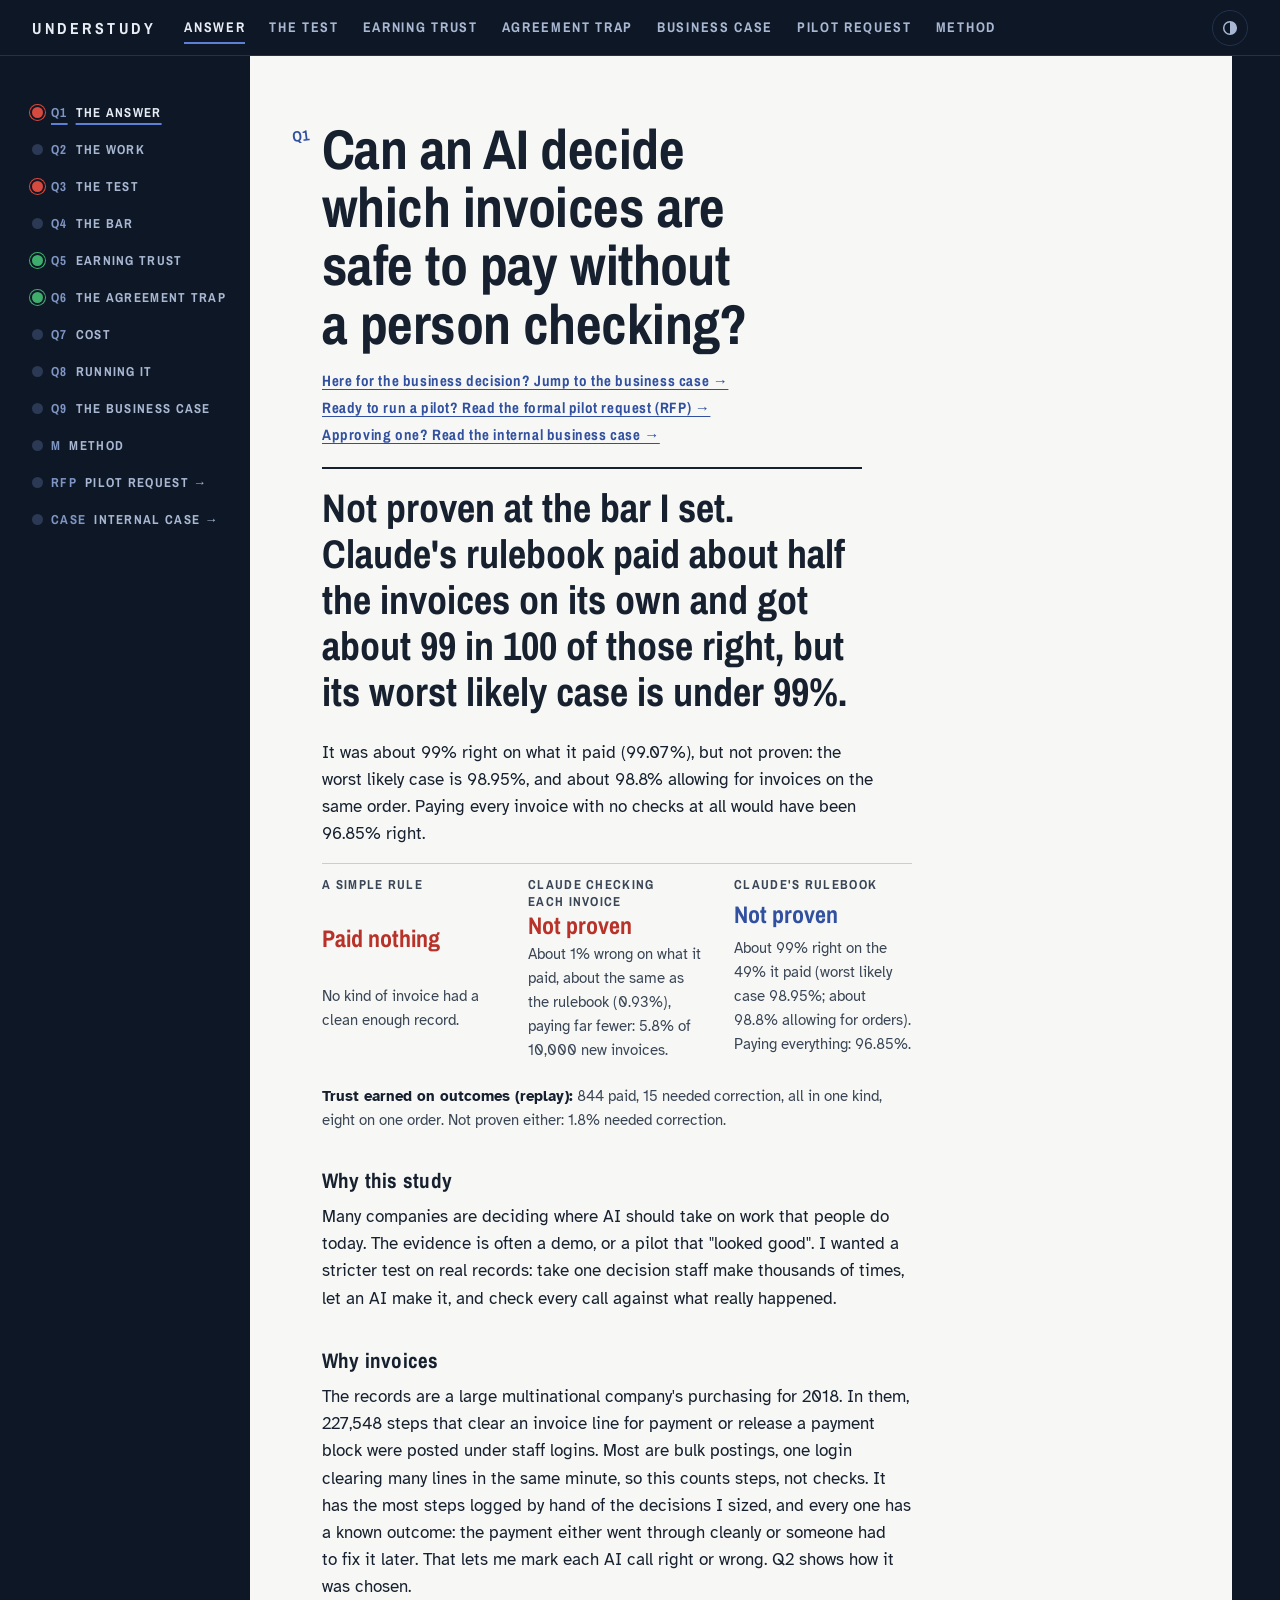
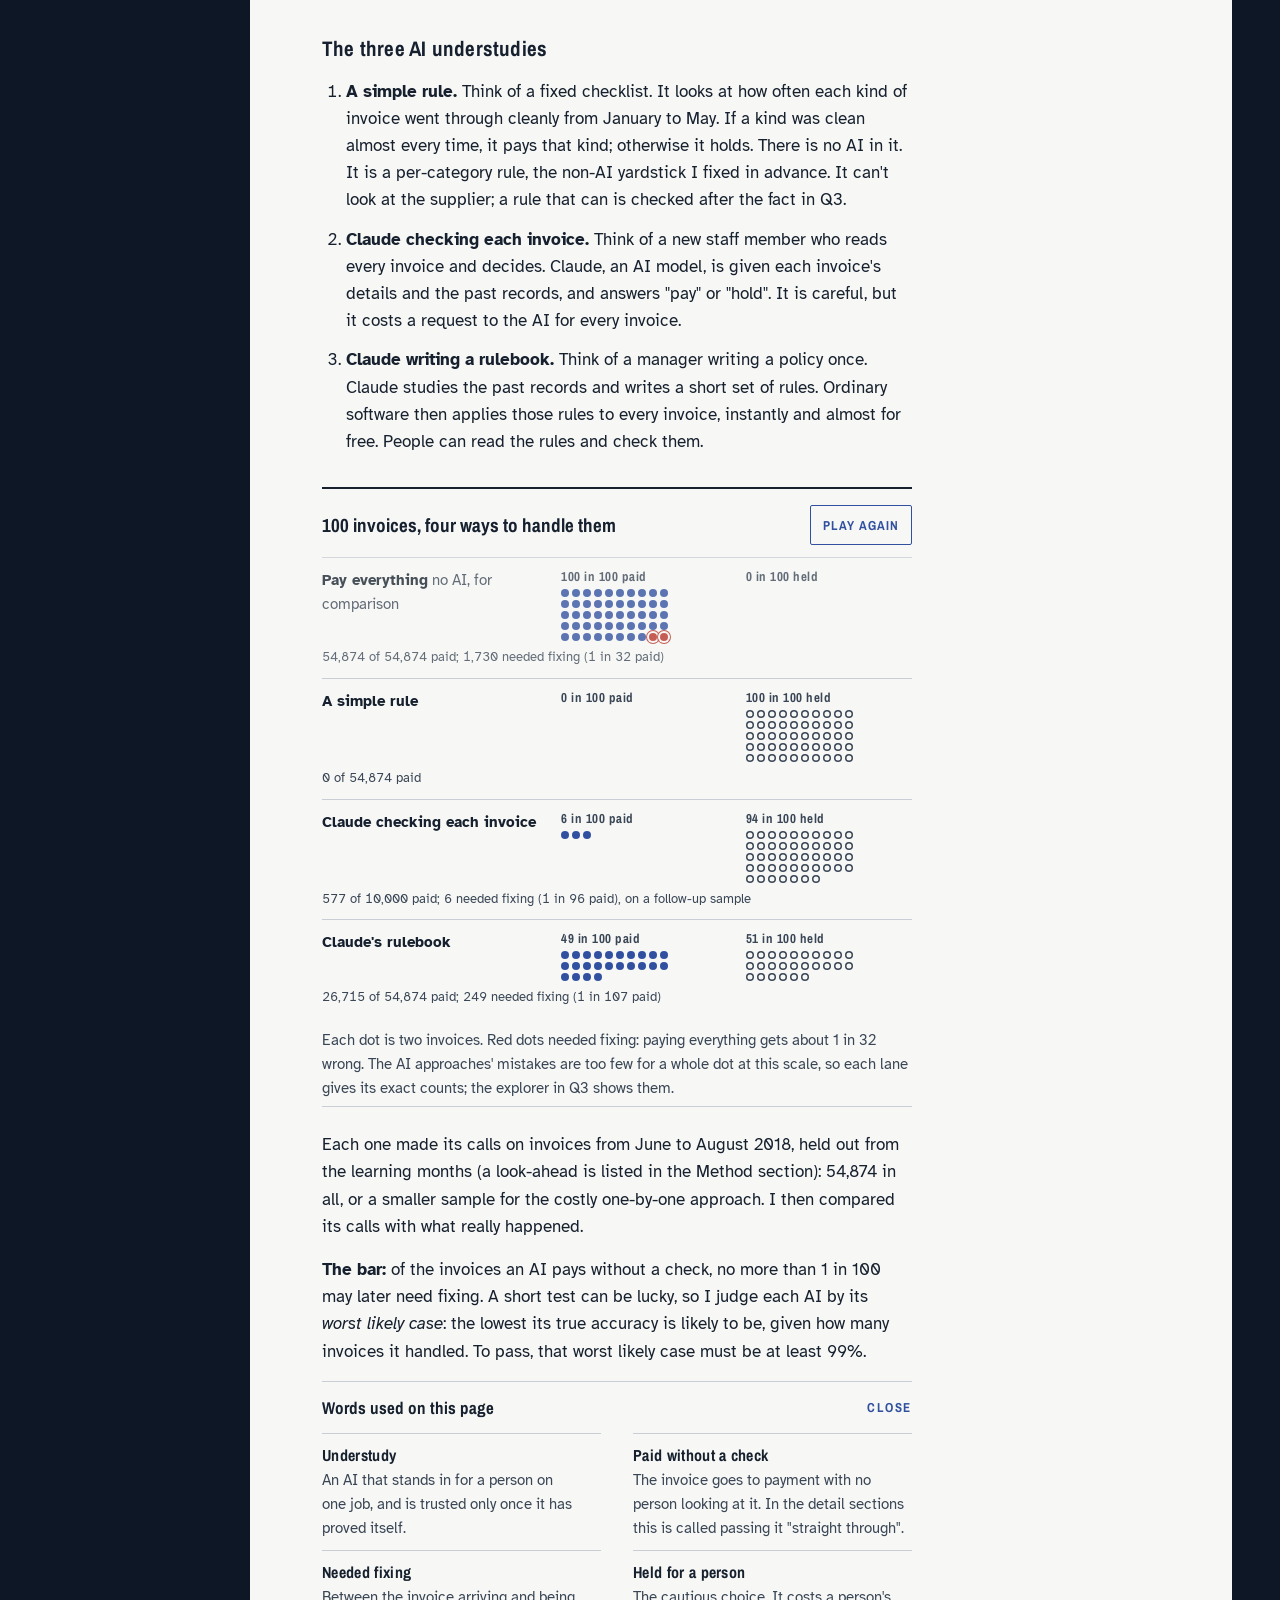
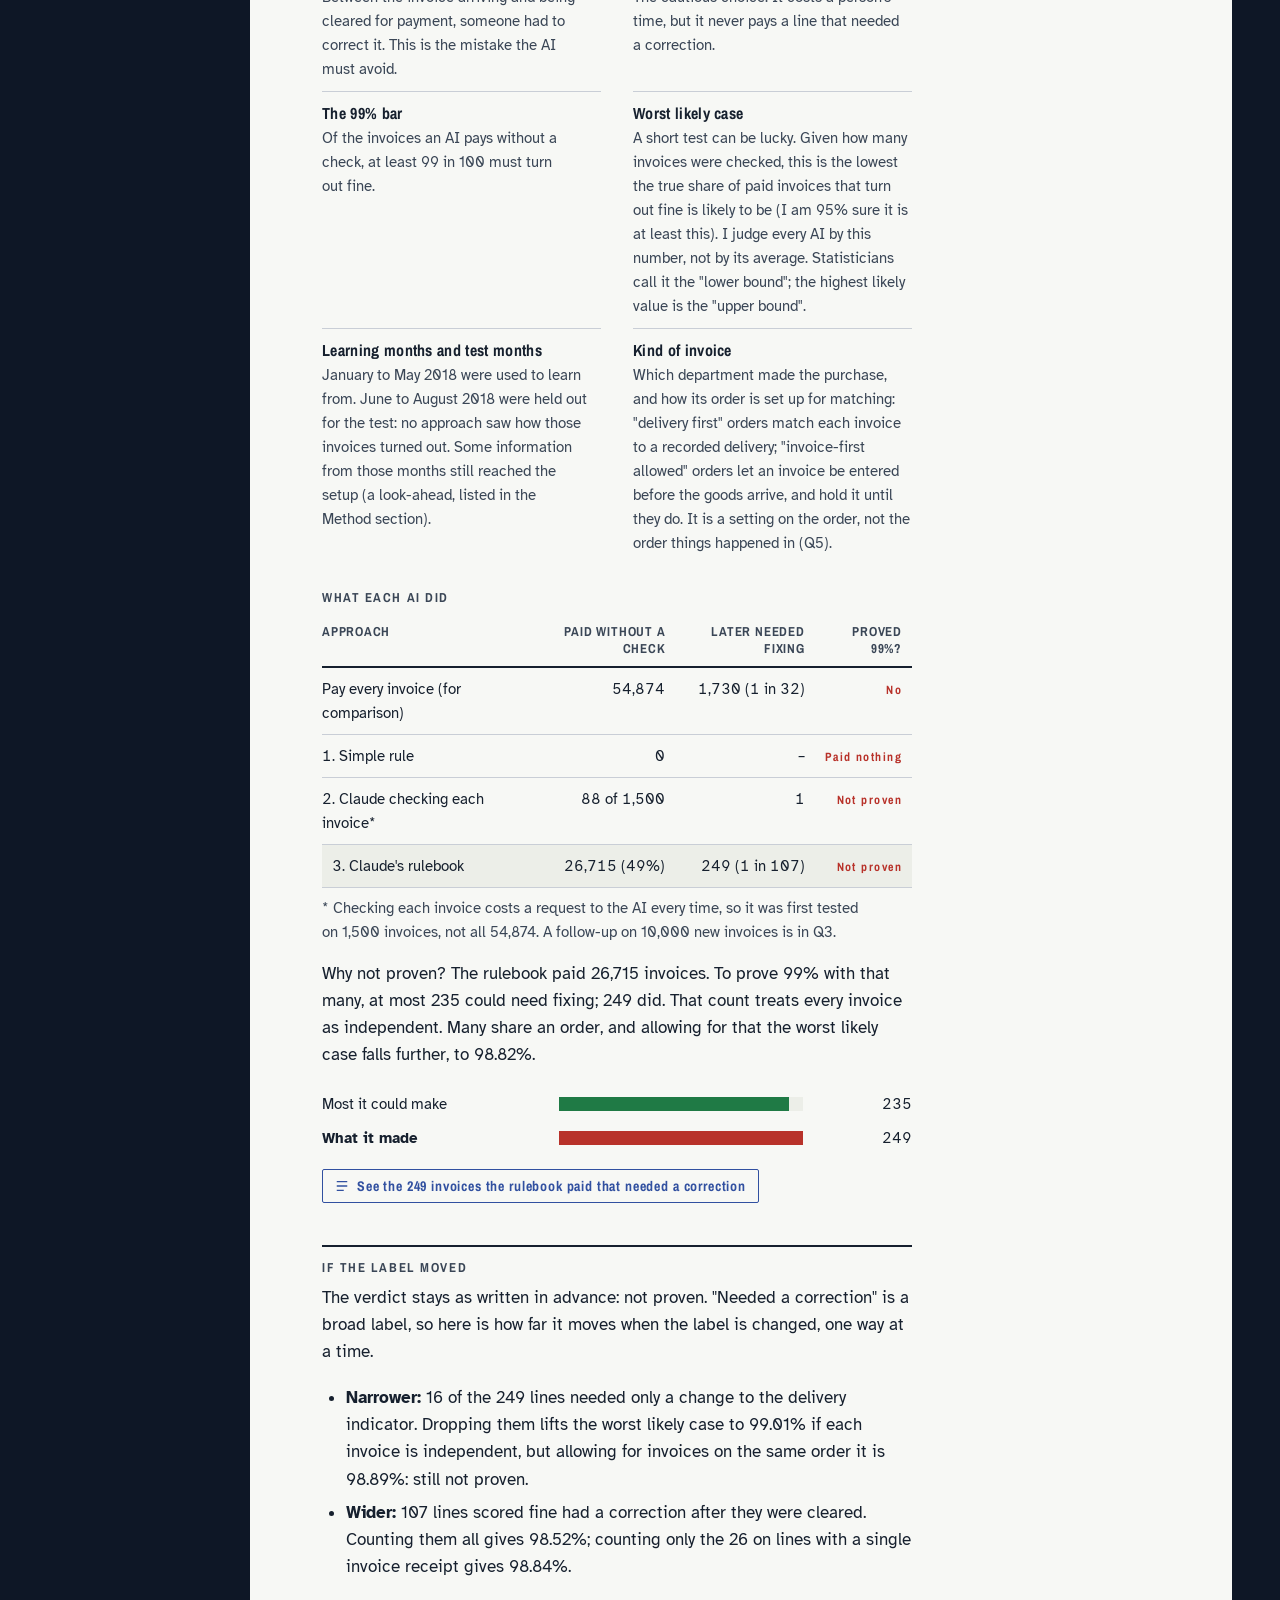
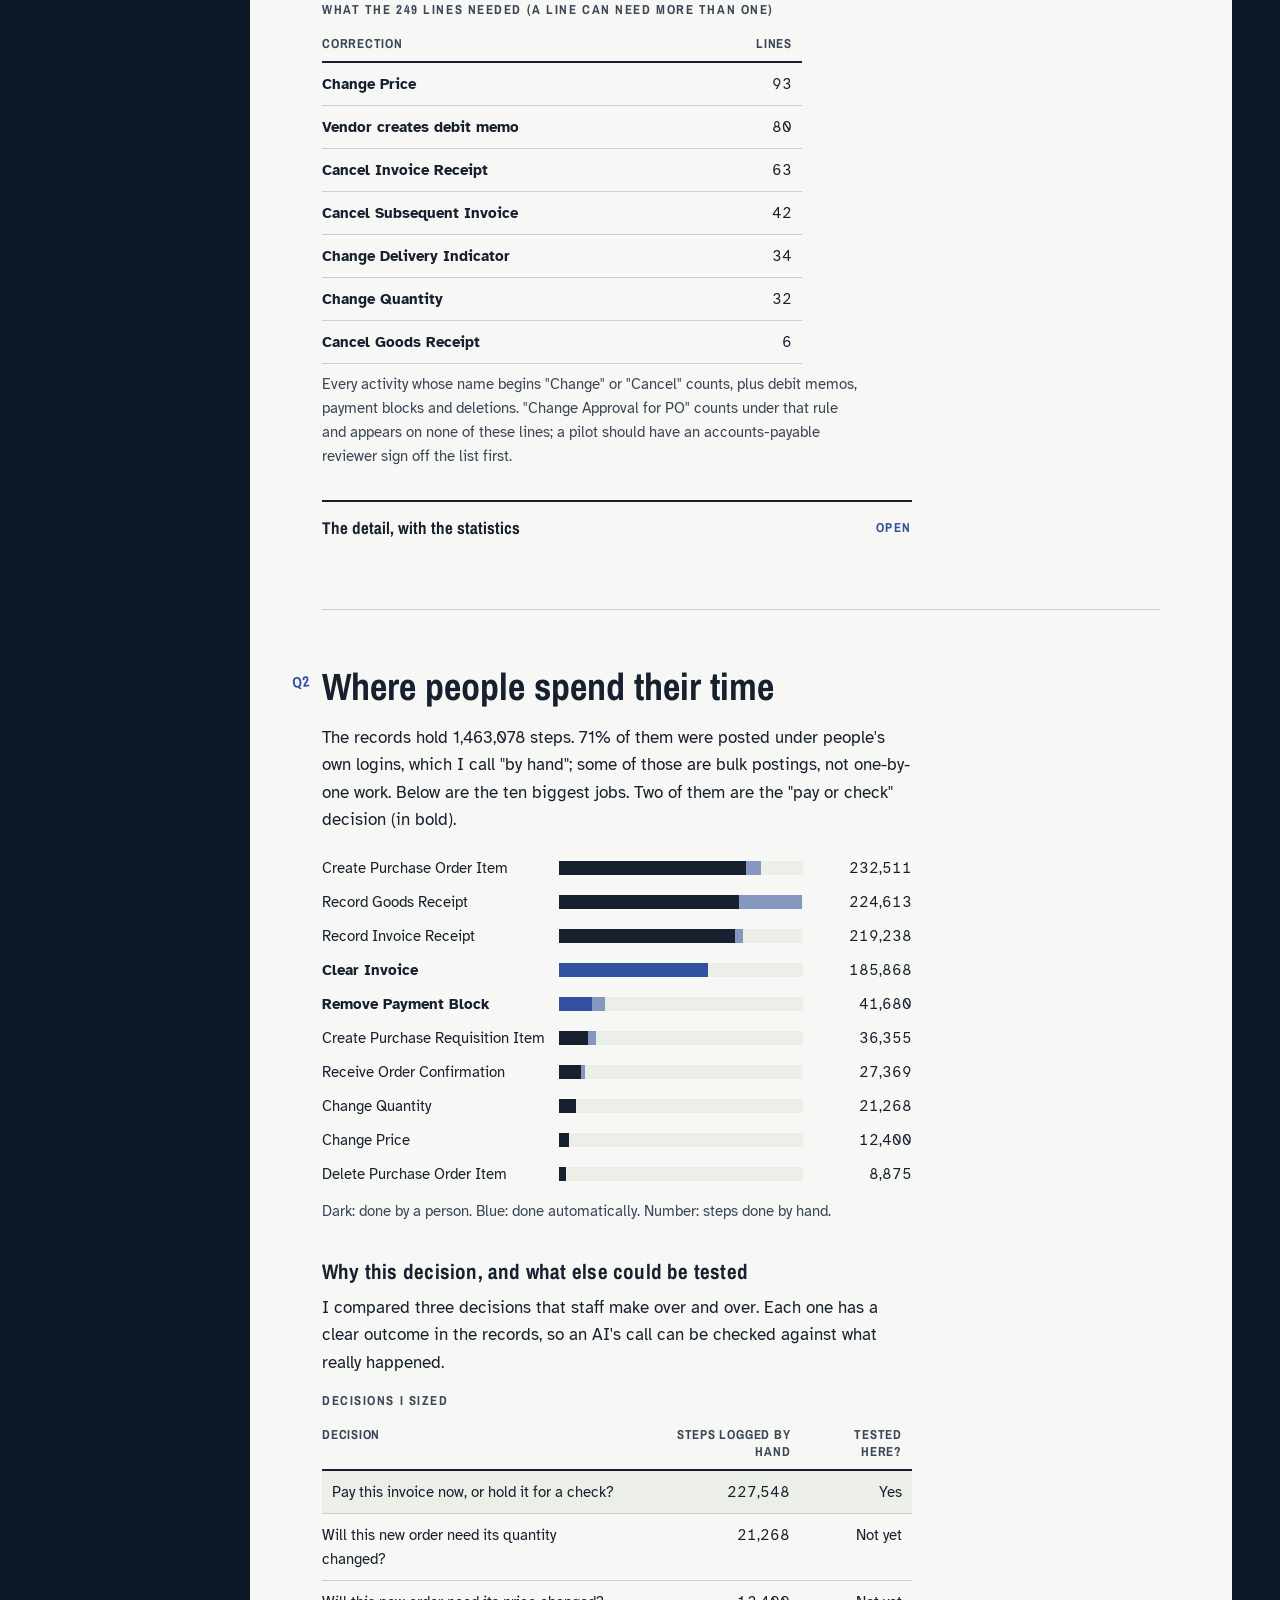
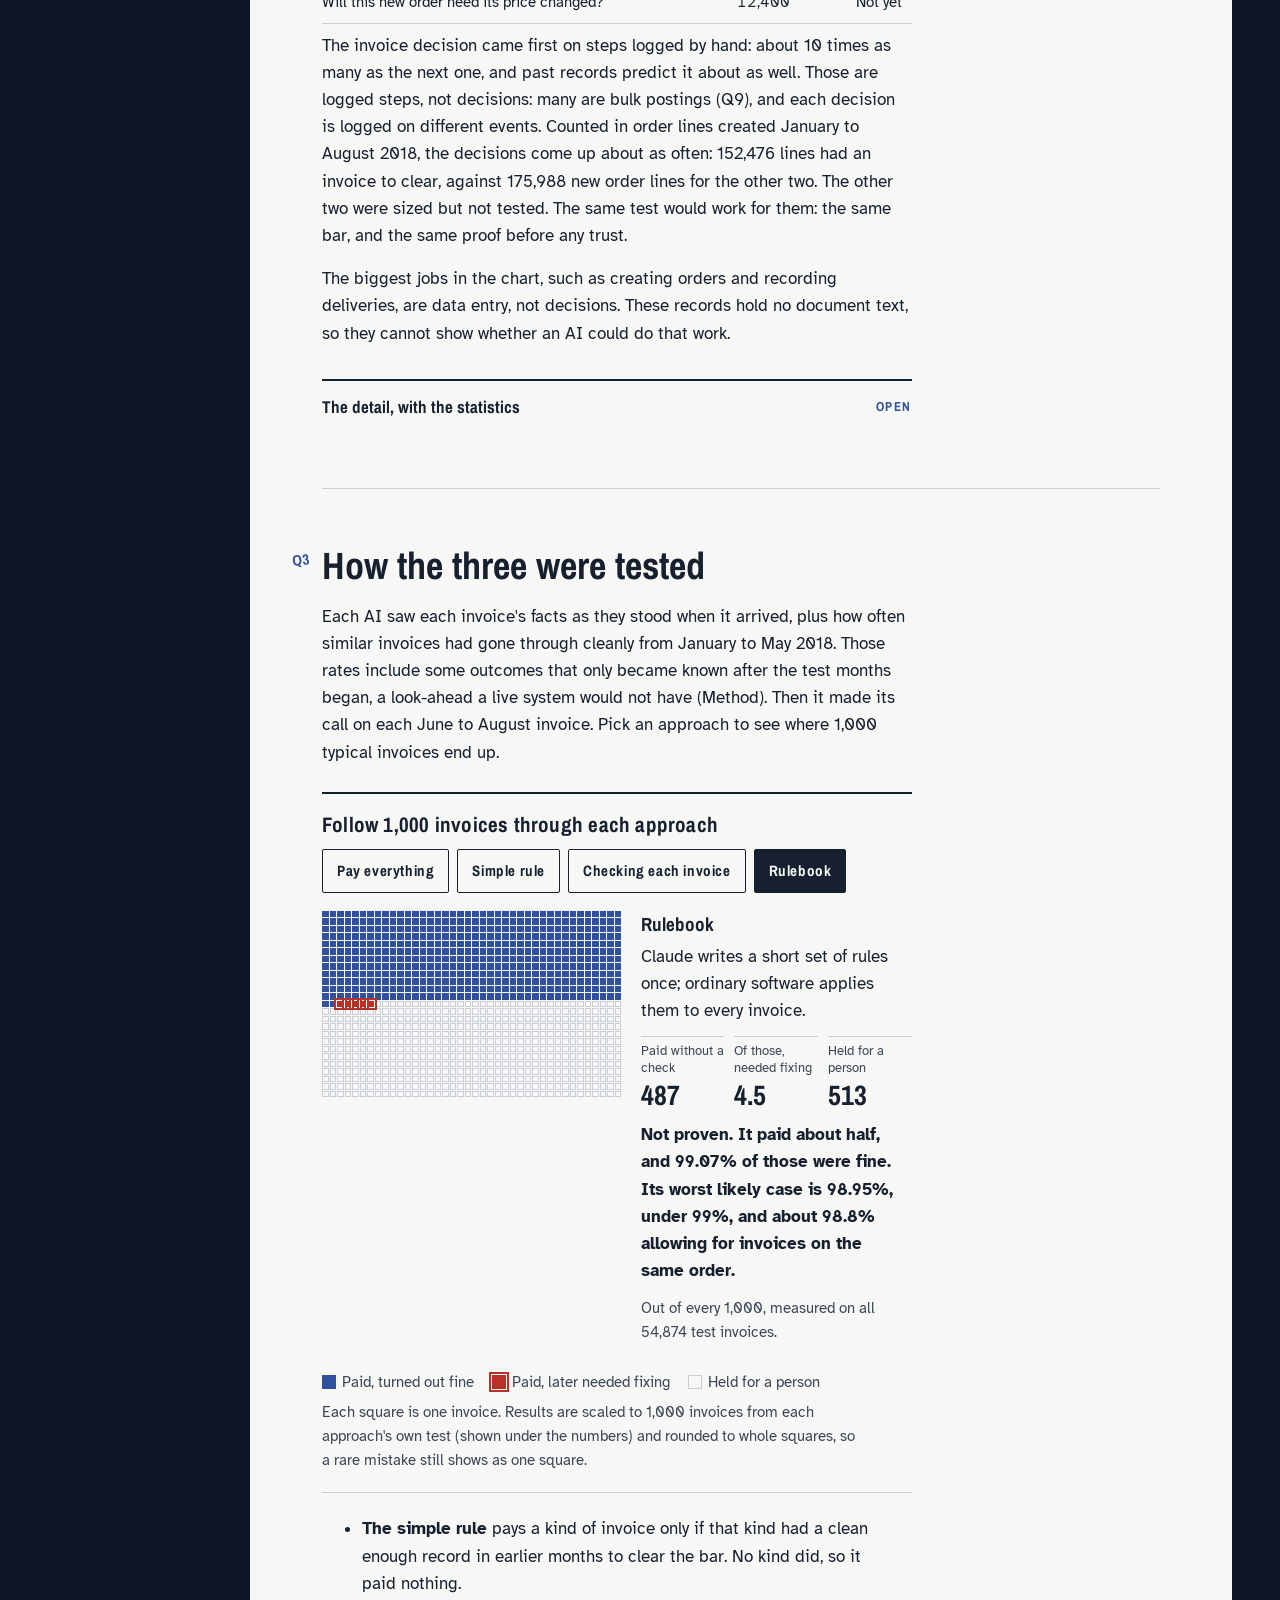
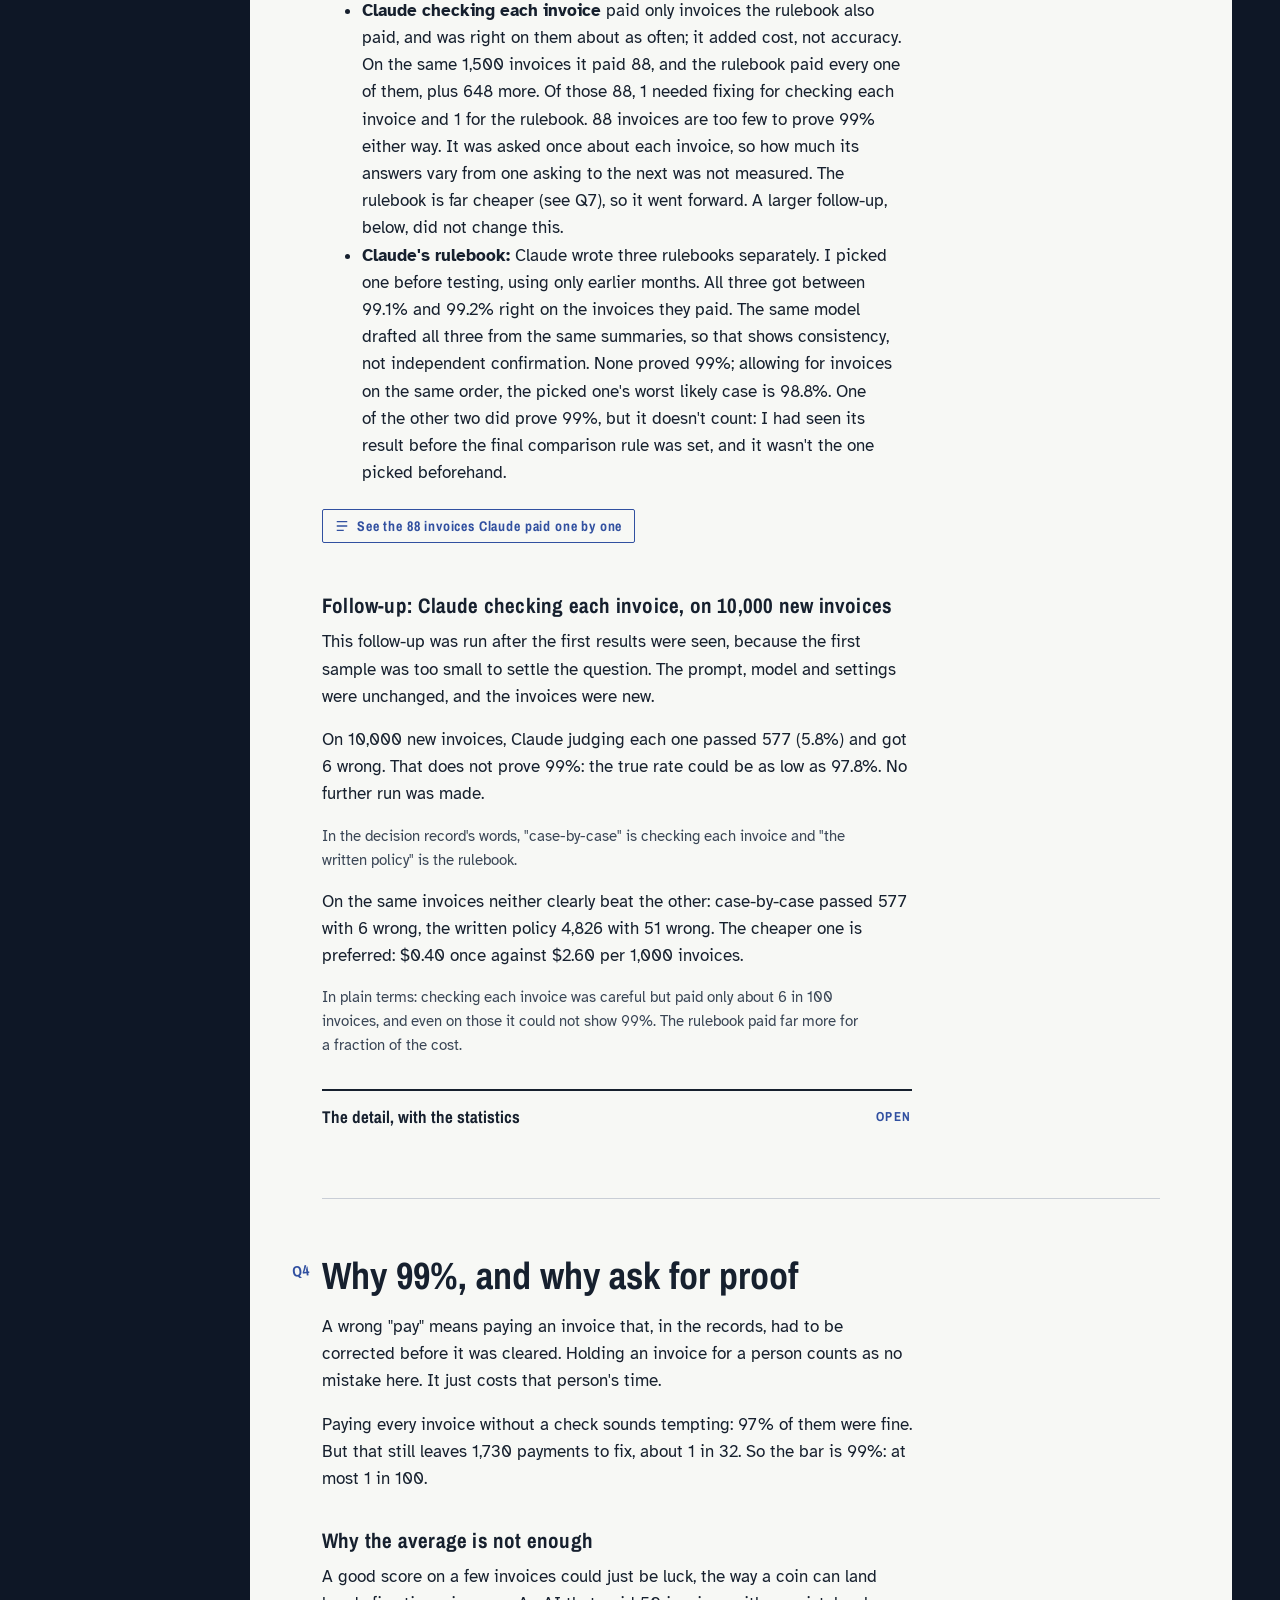
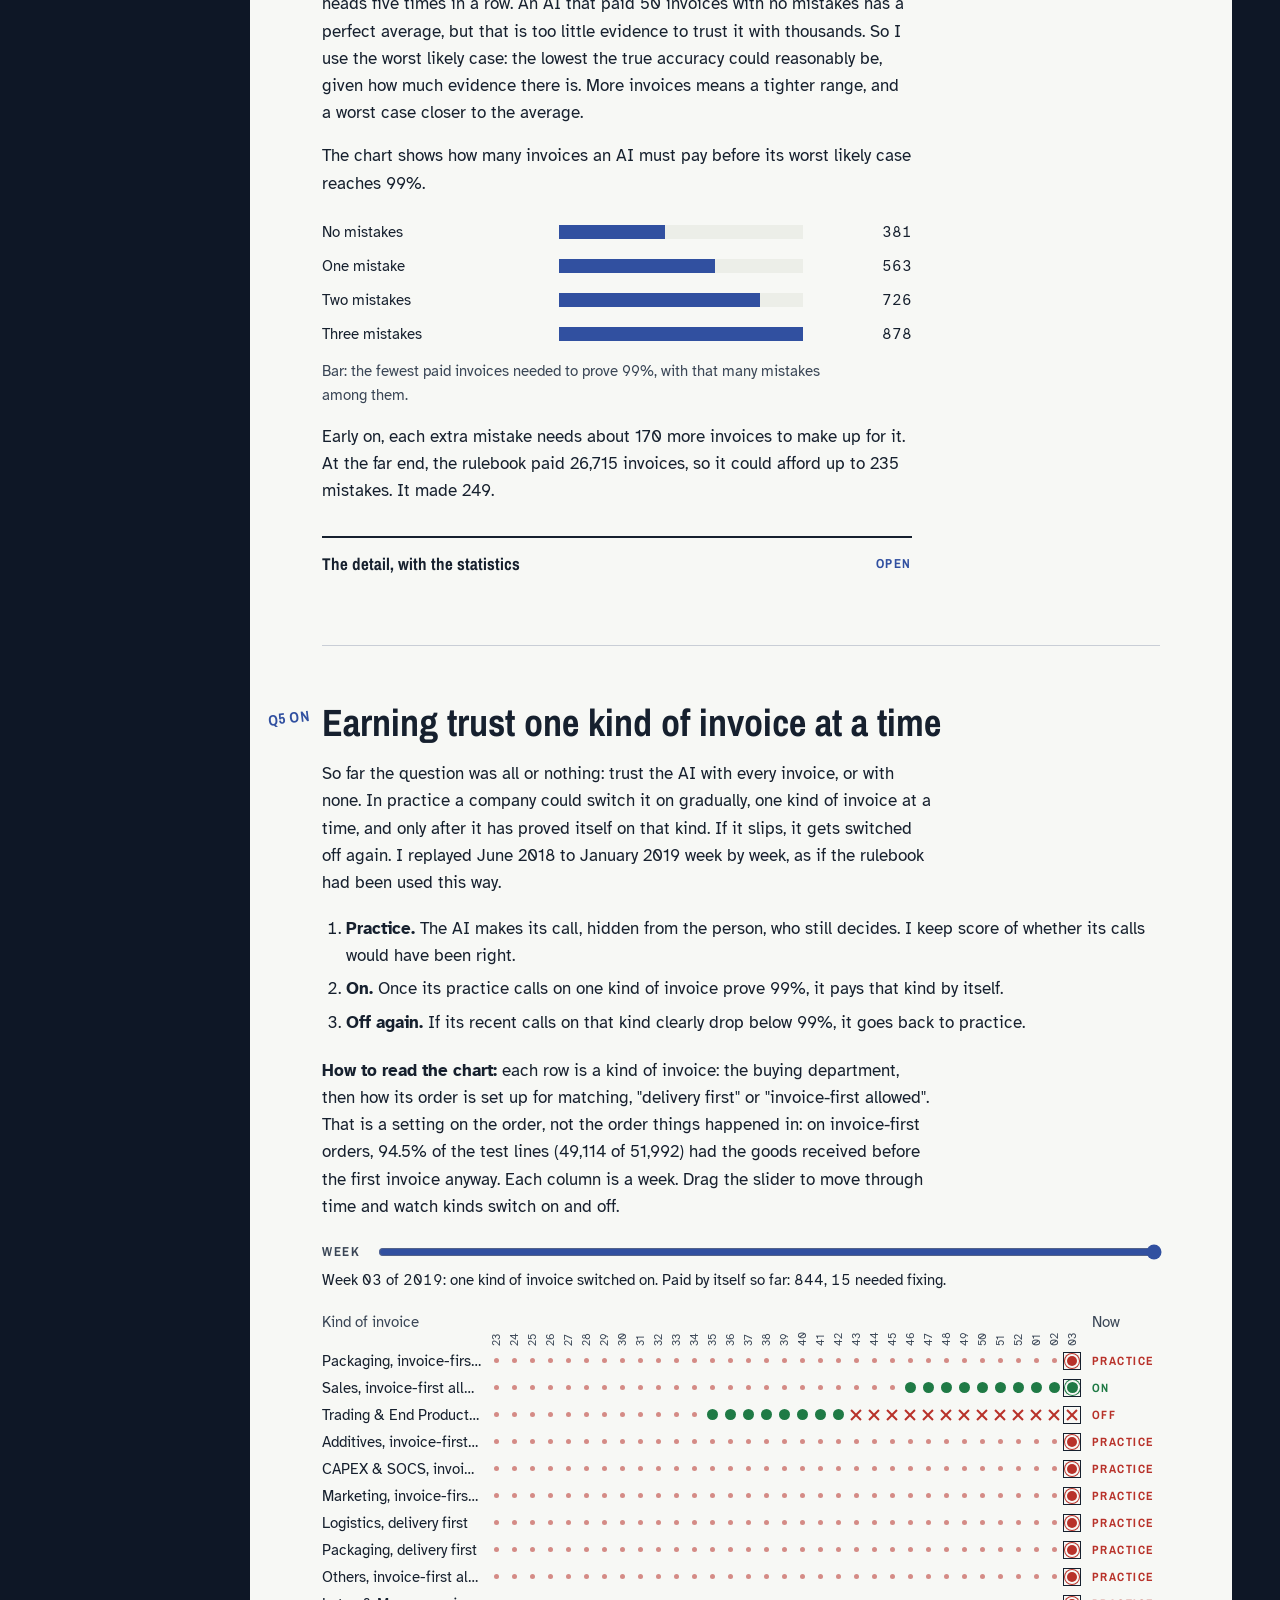
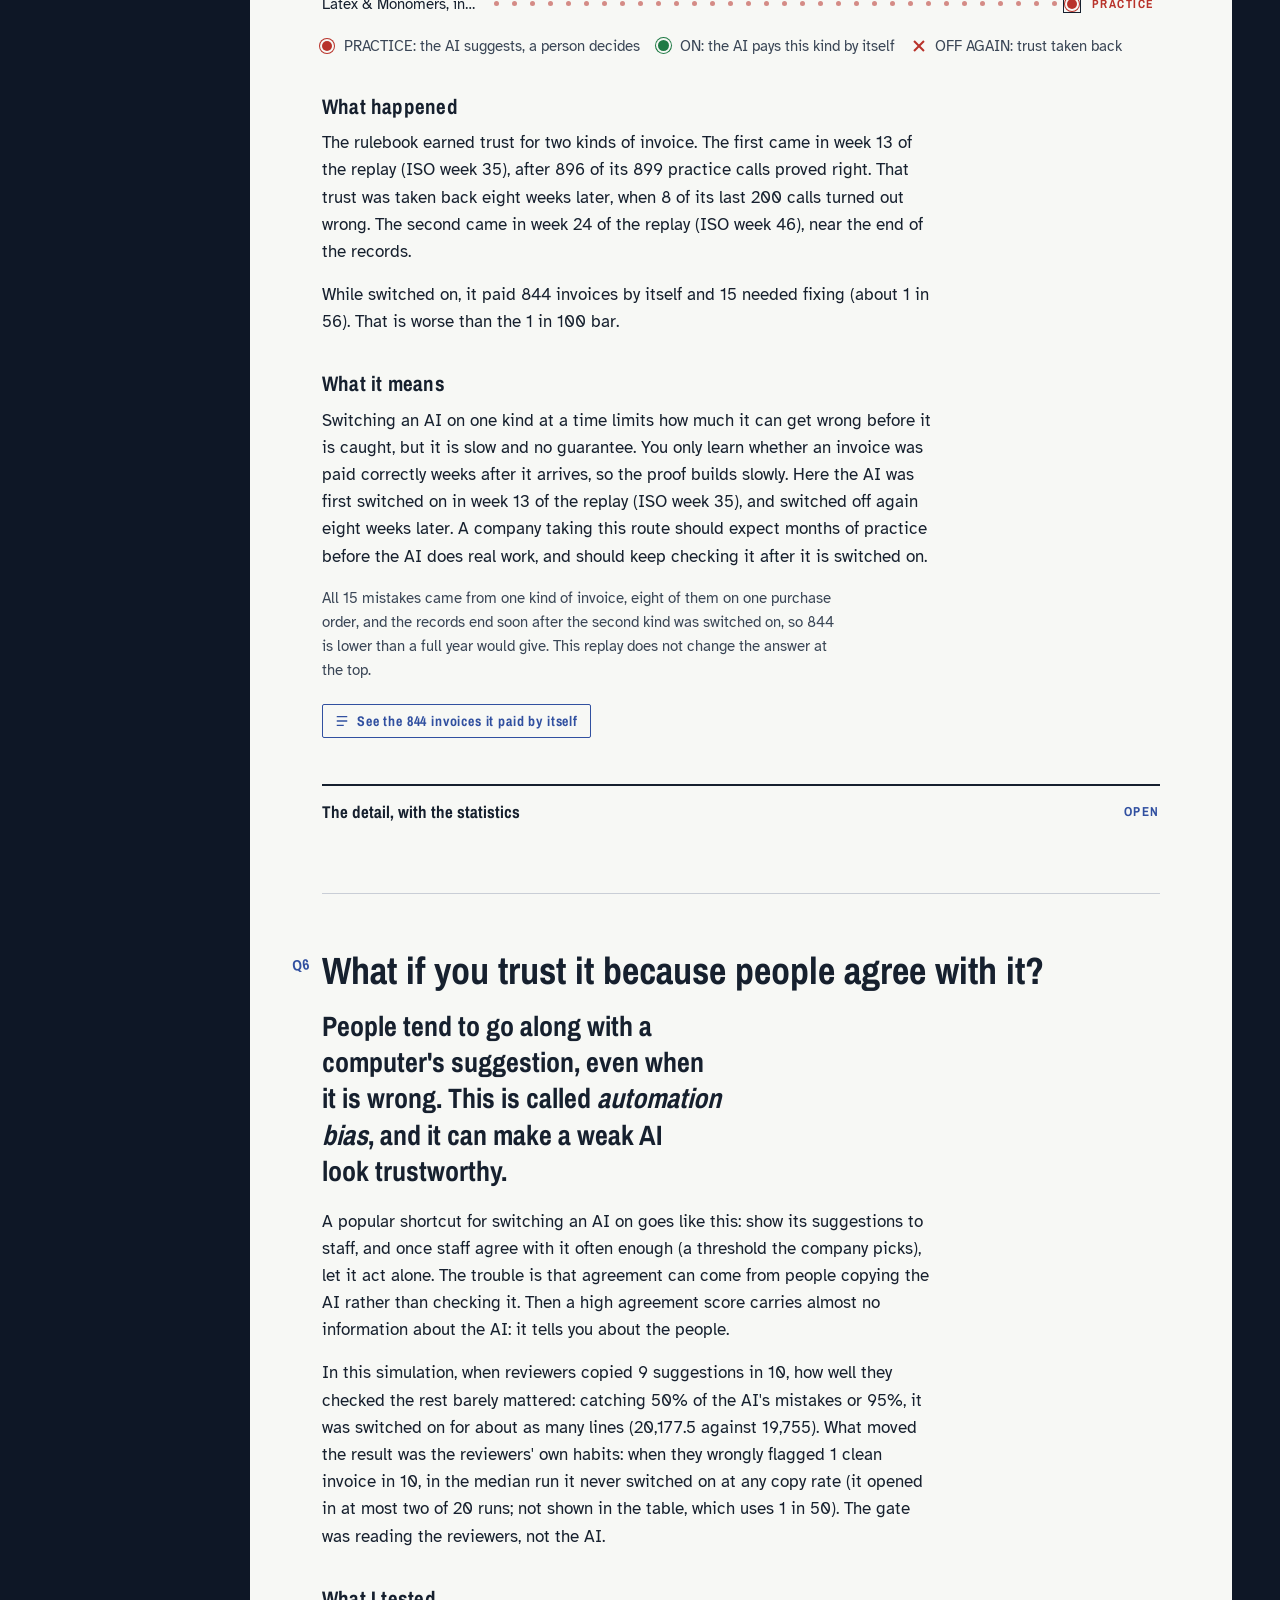
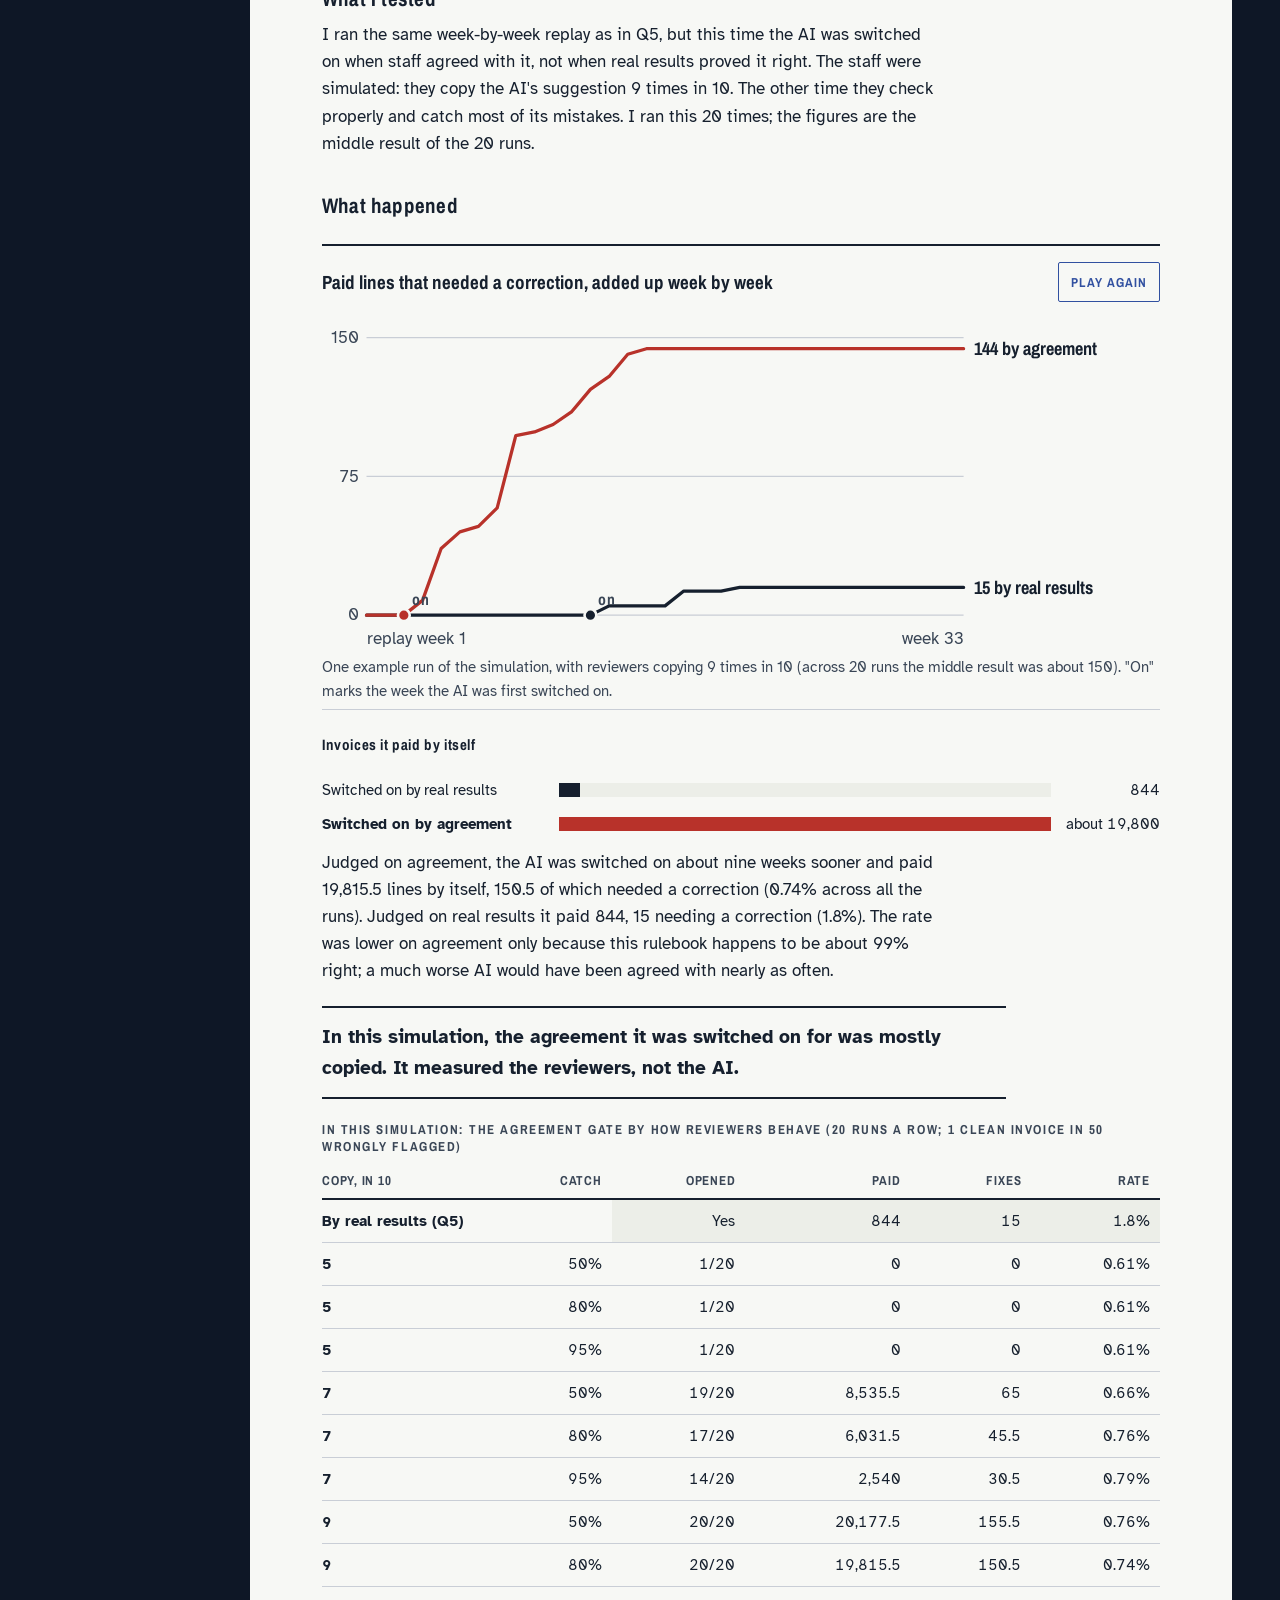
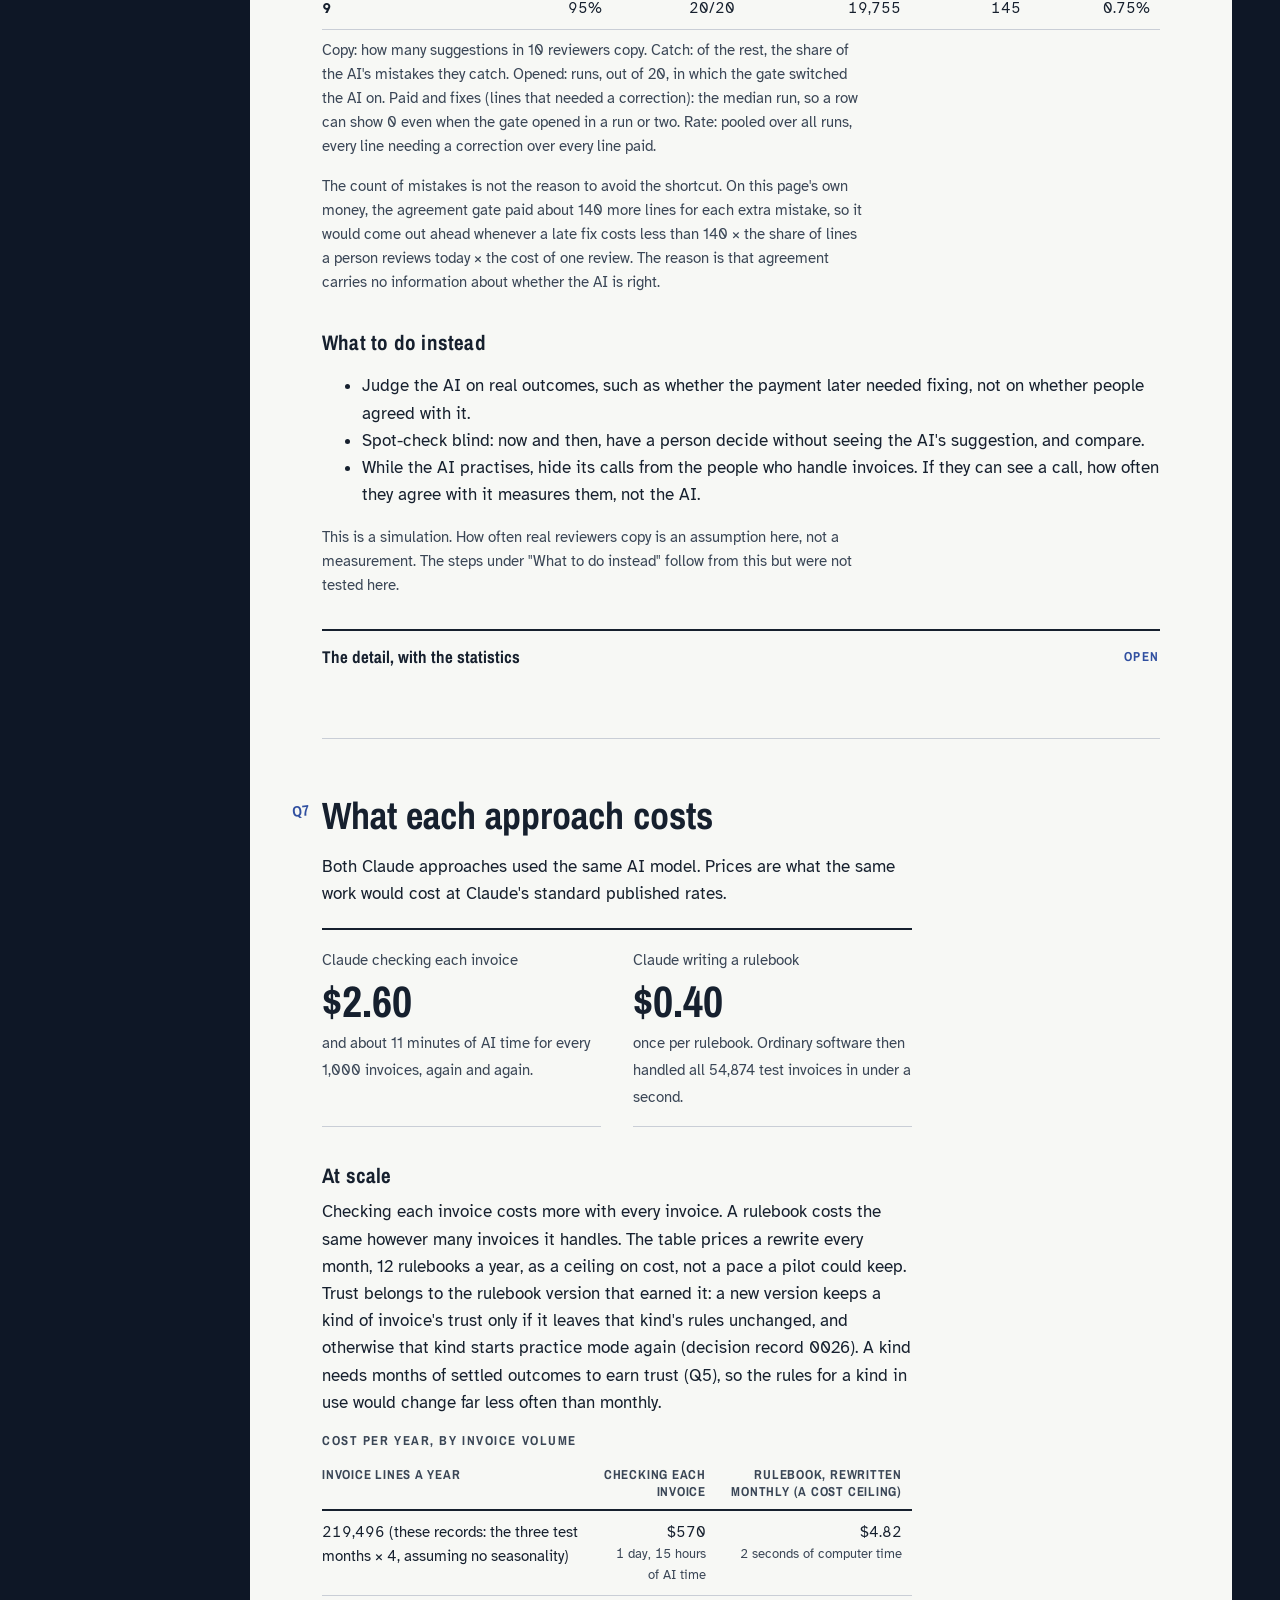
<file: site/index.html>
<!doctype html>
<html lang="en">
<head>
<meta charset="utf-8">
<meta name="viewport" content="width=device-width, initial-scale=1">
<title>Understudy: can an AI pass invoices straight to payment?</title>
<meta name="description" content="Three approaches tested on real company invoices: which ones can be paid without a person checking, and how do you prove it first?">
<meta property="og:type" content="article">
<meta property="og:url" content="https://understudy.gurn3k.com/">
<meta property="og:title" content="Understudy: can an AI pass invoices straight to payment?">
<meta property="og:description" content="Three approaches tested on real company invoices: which ones can be paid without a person checking, and how do you prove it first?">
<meta property="og:image" content="https://understudy.gurn3k.com/og.png">
<meta property="og:image:width" content="1200">
<meta property="og:image:height" content="630">
<meta property="og:image:alt" content="Understudy. Can an AI decide which invoices are safe to pay without a person checking? A simple rule: paid nothing. Claude, invoice by invoice: not proven. Claude's rulebook: not proven.">
<meta name="twitter:card" content="summary_large_image">
<link rel="icon" href="favicon.svg" type="image/svg+xml">
<link rel="stylesheet" href="fonts/fonts.css">
<link rel="stylesheet" href="style.css">
<script>try{var t=localStorage.getItem("theme");if(t)document.documentElement.dataset.theme=t}catch(e){}</script>
</head>
<body>
<a class="skip" href="#q1">Skip to the answer</a>
<header class="bar">
  <span class="mark">Understudy</span>
  <nav aria-label="Sections" class="tabs">
    <a href="#q1">Answer</a><a href="#q3">The test</a><a href="#q5">Earning trust</a><a href="#q6">Agreement trap</a><a href="#biz">Business case</a><a href="rfp.html">Pilot request</a><a href="#method">Method</a>
  </nav>
  <button class="theme" type="button" aria-label="Switch light or dark theme"><svg viewBox="0 0 20 20" aria-hidden="true"><circle cx="10" cy="10" r="7" fill="none" stroke="currentColor" stroke-width="1.6"/><path d="M10 3a7 7 0 0 1 0 14z" fill="currentColor"/></svg></button>
</header>

<div class="stage">
  <nav class="cues" aria-label="Cue sheet">
    <ol>
      <li><a href="#q1"><i class="lamp"></i><span>Q1</span> The answer</a></li>
      <li><a href="#q2"><i class="lamp"></i><span>Q2</span> The work</a></li>
      <li><a href="#q3"><i class="lamp"></i><span>Q3</span> The test</a></li>
      <li><a href="#q4"><i class="lamp"></i><span>Q4</span> The bar</a></li>
      <li><a href="#q5"><i class="lamp"></i><span>Q5</span> Earning trust</a></li>
      <li><a href="#q6"><i class="lamp"></i><span>Q6</span> The agreement trap</a></li>
      <li><a href="#q7"><i class="lamp"></i><span>Q7</span> Cost</a></li>
      <li><a href="#q8"><i class="lamp"></i><span>Q8</span> Running it</a></li>
      <li><a href="#biz"><i class="lamp"></i><span>Q9</span> The business case</a></li>
      <li><a href="#method"><i class="lamp"></i><span>M</span> Method</a></li>
      <li><a href="rfp.html" class="out"><i class="lamp"></i><span>RFP</span> Pilot request &rarr;</a></li>
      <li><a href="case.html" class="out"><i class="lamp"></i><span>Case</span> Internal case &rarr;</a></li>
    </ol>
  </nav>

  <main class="script" id="main">
    <div id="content">
      <p class="loading" data-loading>Loading the findings…</p>
      <noscript><p class="loading">This page draws its figures from data with JavaScript. Please enable it.</p></noscript>
    </div>
    <footer class="end"><span class="money-note">All money values on this page are in US dollars. Invoice values were recorded in euros and are converted at the European Central Bank's average reference rate for 2018; AI costs are at published US-dollar list prices.</span> Data: <a href="https://doi.org/10.4121/uuid:d06aff4b-79f0-45e6-8ec8-e19730c248f1">BPI Challenge 2019</a> by B.F. van Dongen, published by 4TU.ResearchData under <a href="https://creativecommons.org/licenses/by/4.0/">CC BY 4.0</a>. Filtered and aggregated for this analysis; every figure here is derived from that log. The code is open source under the MIT licence: <a href="https://github.com/gurn3k/understudy">github.com/gurn3k/understudy</a>. Fonts: Archivo Narrow and Atkinson Hyperlegible, SIL Open Font License.
      <a class="sign" href="https://www.gurn3k.com/"><svg class="logo" viewBox="0 0 905 390" width="84" height="36" aria-hidden="true" focusable="false"><g transform="translate(100.00 -754.00)"> <path class="lg-a" d="M57.80 1043.60L57.80 1043.60Q49.80 1043.60 41.40 1043Q33 1042.40 26 1041.40L26 1041.40L26 1014.40Q33 1015.40 41.50 1016.10Q50 1016.80 57 1016.80L57 1016.80Q70 1016.80 78.10 1013.80Q86.20 1010.80 90 1004.70Q93.80 998.60 93.80 989L93.80 989L93.80 967.20L99.60 954.40Q99.20 969 93.90 979.40Q88.60 989.80 79.20 995.30Q69.80 1000.80 56.80 1000.80L56.80 1000.80Q45.60 1000.80 36.50 996.70Q27.40 992.60 21 985.20Q14.60 977.80 11.20 967.90Q7.80 958 7.80 946.40L7.80 946.40L7.80 941.80Q7.80 930.20 11.40 920.20Q15 910.20 21.80 902.80Q28.60 895.40 38 891.30Q47.40 887.20 58.80 887.20L58.80 887.20Q72 887.20 81.70 893Q91.40 898.80 97 910Q102.60 921.20 103 937L103 937L98.60 938.20L98.60 890.40L124 890.40L124 987Q124 1007.20 116.80 1019.60Q109.60 1032 94.90 1037.80Q80.20 1043.60 57.80 1043.60ZM66.80 973.80L66.80 973.80Q74.20 973.80 80.20 970.50Q86.20 967.20 89.70 961Q93.20 954.80 93.20 946L93.20 946L93.20 940.20Q93.20 931.60 89.50 925.70Q85.80 919.80 79.80 916.70Q73.80 913.60 67 913.60L67 913.60Q59 913.60 52.80 917.40Q46.60 921.20 43.20 928Q39.80 934.80 39.80 944L39.80 944Q39.80 953.40 43.30 960.10Q46.80 966.80 52.90 970.30Q59 973.80 66.80 973.80ZM184.20 1003.40L182.80 1003.40Q163.80 1003.40 153.60 991.10Q143.40 978.80 143.40 954L143.40 954L143.40 890.40L175.40 890.40L175.40 955.60Q175.40 964.40 180.40 969.60Q185.40 974.80 193.80 974.80L193.80 974.80Q202.40 974.80 207.80 969.40Q213.20 964 213.20 954.80L213.20 954.80L213.20 890.40L245.20 890.40L245.20 1000L219.80 1000L219.80 953.80L222.00 953.80Q222.00 970.40 217.70 981.50Q213.40 992.60 205 998Q196.60 1003.40 184.20 1003.40L184.20 1003.40ZM300.80 1000L268.80 1000L268.80 890.40L294.20 890.40L294.20 937.40L293.60 937.40Q293.60 914.20 303.50 901.60Q313.40 889 332.20 889L332.20 889L336.40 889L336.40 916.60L328.40 916.60Q315.20 916.60 308 923.70Q300.80 930.80 300.80 944.20L300.80 944.20L300.80 1000ZM379.00 1000L347.00 1000L347.00 890.40L372.40 890.40L372.40 937.40L370.60 937.40Q370.60 920.60 374.90 909.40Q379.20 898.20 388.00 892.60Q396.80 887 409.40 887L409.40 887L410.80 887Q430.00 887 440.10 899.50Q450.20 912 450.20 937.40L450.20 937.40L450.20 1000L418.20 1000L418.20 935.60Q418.20 926.80 413.00 921.20Q407.80 915.60 399.00 915.60L399.00 915.60Q390.00 915.60 384.50 921.30Q379.00 927 379.00 936.20L379.00 936.20L379.00 1000Z"/> <path class="lg-b" d="M518.80 1003.80L518.80 1003.80Q501.80 1003.80 489.30 997.50Q476.80 991.20 470.20 980.40Q463.60 969.60 463.60 956L463.60 956L495.20 956Q495.20 965.20 501.40 970.90Q507.60 976.60 518.80 976.60L518.80 976.60Q526.20 976.60 531.40 973.80Q536.60 971 539.40 966.10Q542.20 961.20 542.20 955L542.20 955Q542.20 945.40 536.10 939.20Q530.00 933 518.80 933L518.80 933Q512.80 933 508.30 934.80Q503.80 936.60 500.60 939.20L500.60 939.20L485.80 914.20L530.00 885.40L528.20 882L469.60 882L469.60 854L568.00 854L568.00 884.40L517.00 916.80L501.00 912.40Q505.00 911.20 509.50 910.50Q514.00 909.80 519.20 909.80L519.20 909.80Q536.20 909.80 548.40 915.40Q560.60 921 567.30 931.10Q574.00 941.20 574.00 954.60L574.00 954.60L574.00 957Q574.00 970.40 567.30 981Q560.60 991.60 548.30 997.70Q536.00 1003.80 518.80 1003.80ZM705 1000L669 1000L634.40 948.80L619 948.80L663.60 890.40L697.20 890.40L655.20 944.80L655.60 929.20L705 1000ZM623.80 1000L591.80 1000L591.80 854L623.80 854L623.80 1000Z"/> </g></svg><span>More builds at gurn3k.com</span></a>
    </footer>
  </main>
</div>

<aside class="drawer" id="drawer" role="dialog" aria-modal="true" aria-labelledby="drawer-title" hidden tabindex="-1">
  <div class="drawer-head">
    <h2 id="drawer-title">Invoices</h2>
    <button type="button" class="close" data-close>Close</button>
  </div>
  <p class="drawer-note" id="drawer-note"></p>
  <div class="drawer-body" id="drawer-body"></div>
</aside>

<script src="calc.js" defer></script>
<script src="app.js" defer></script>
</body>
</html>
</file>
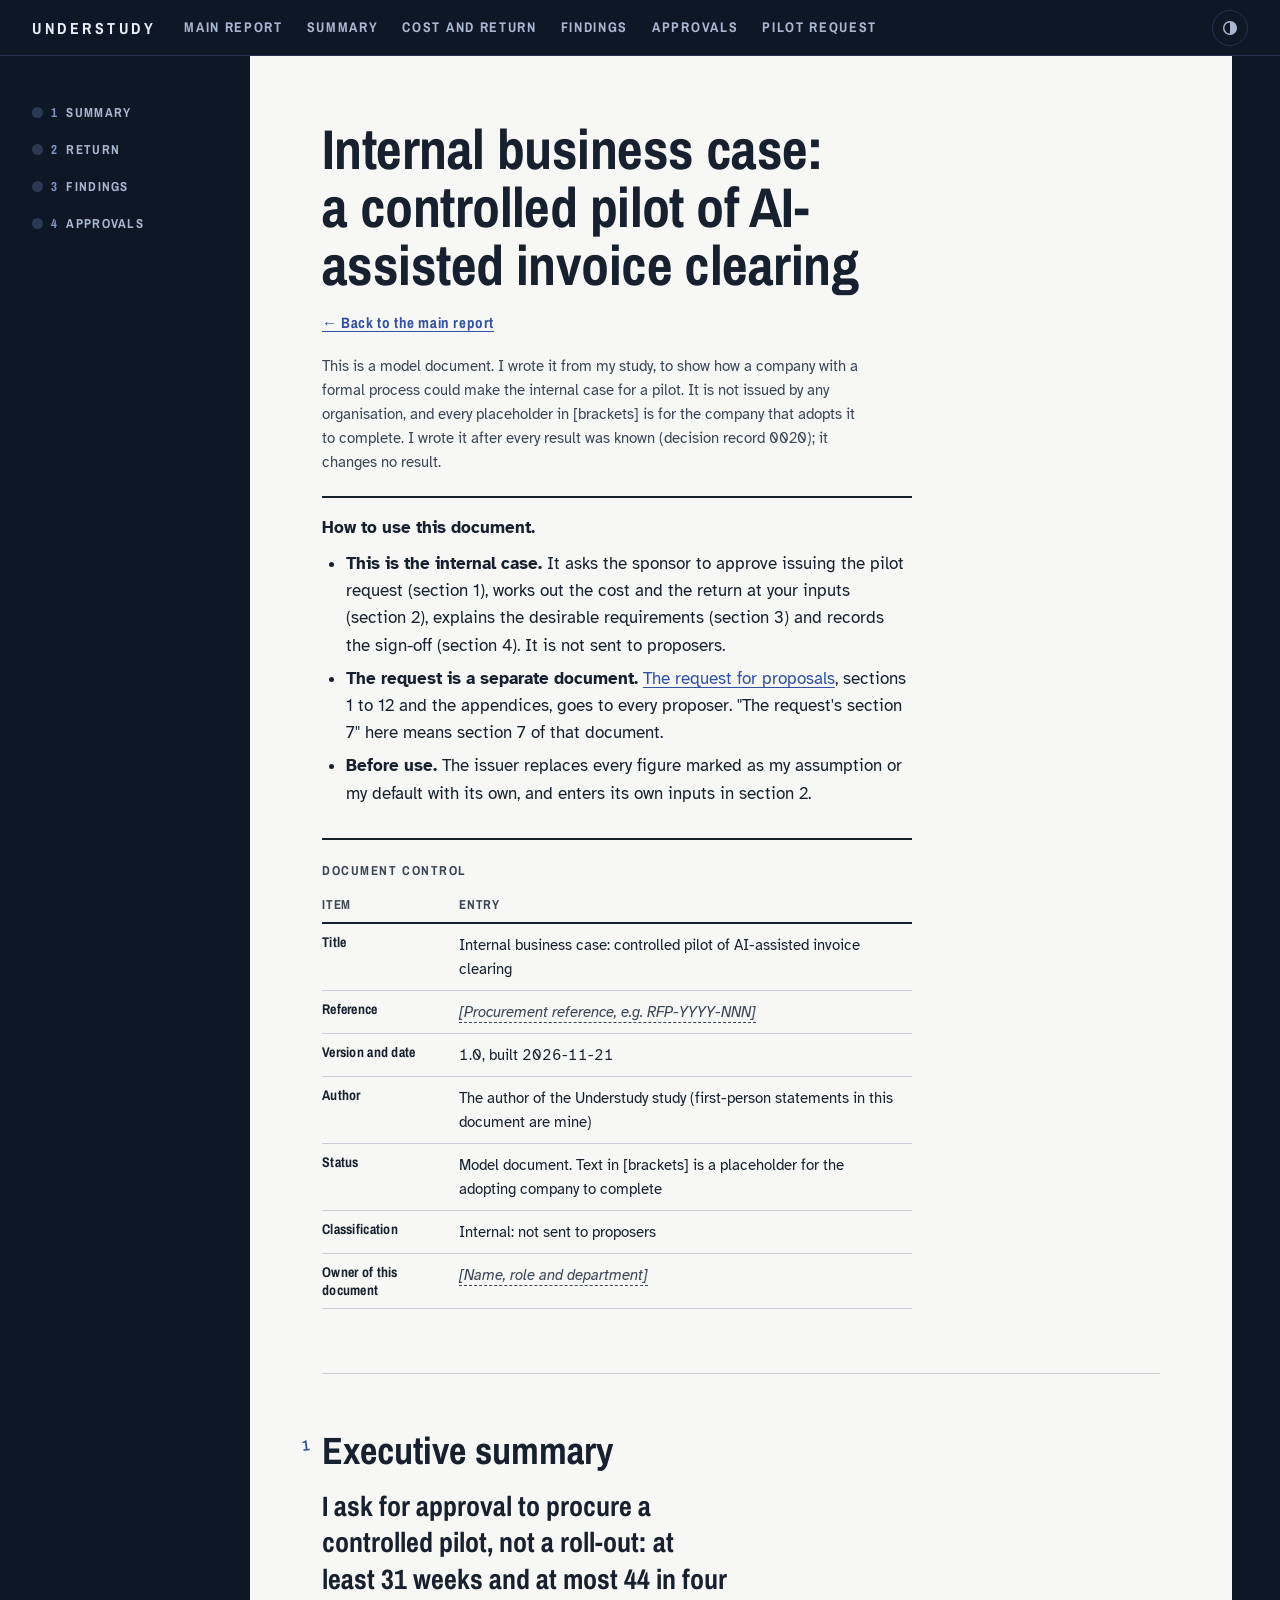
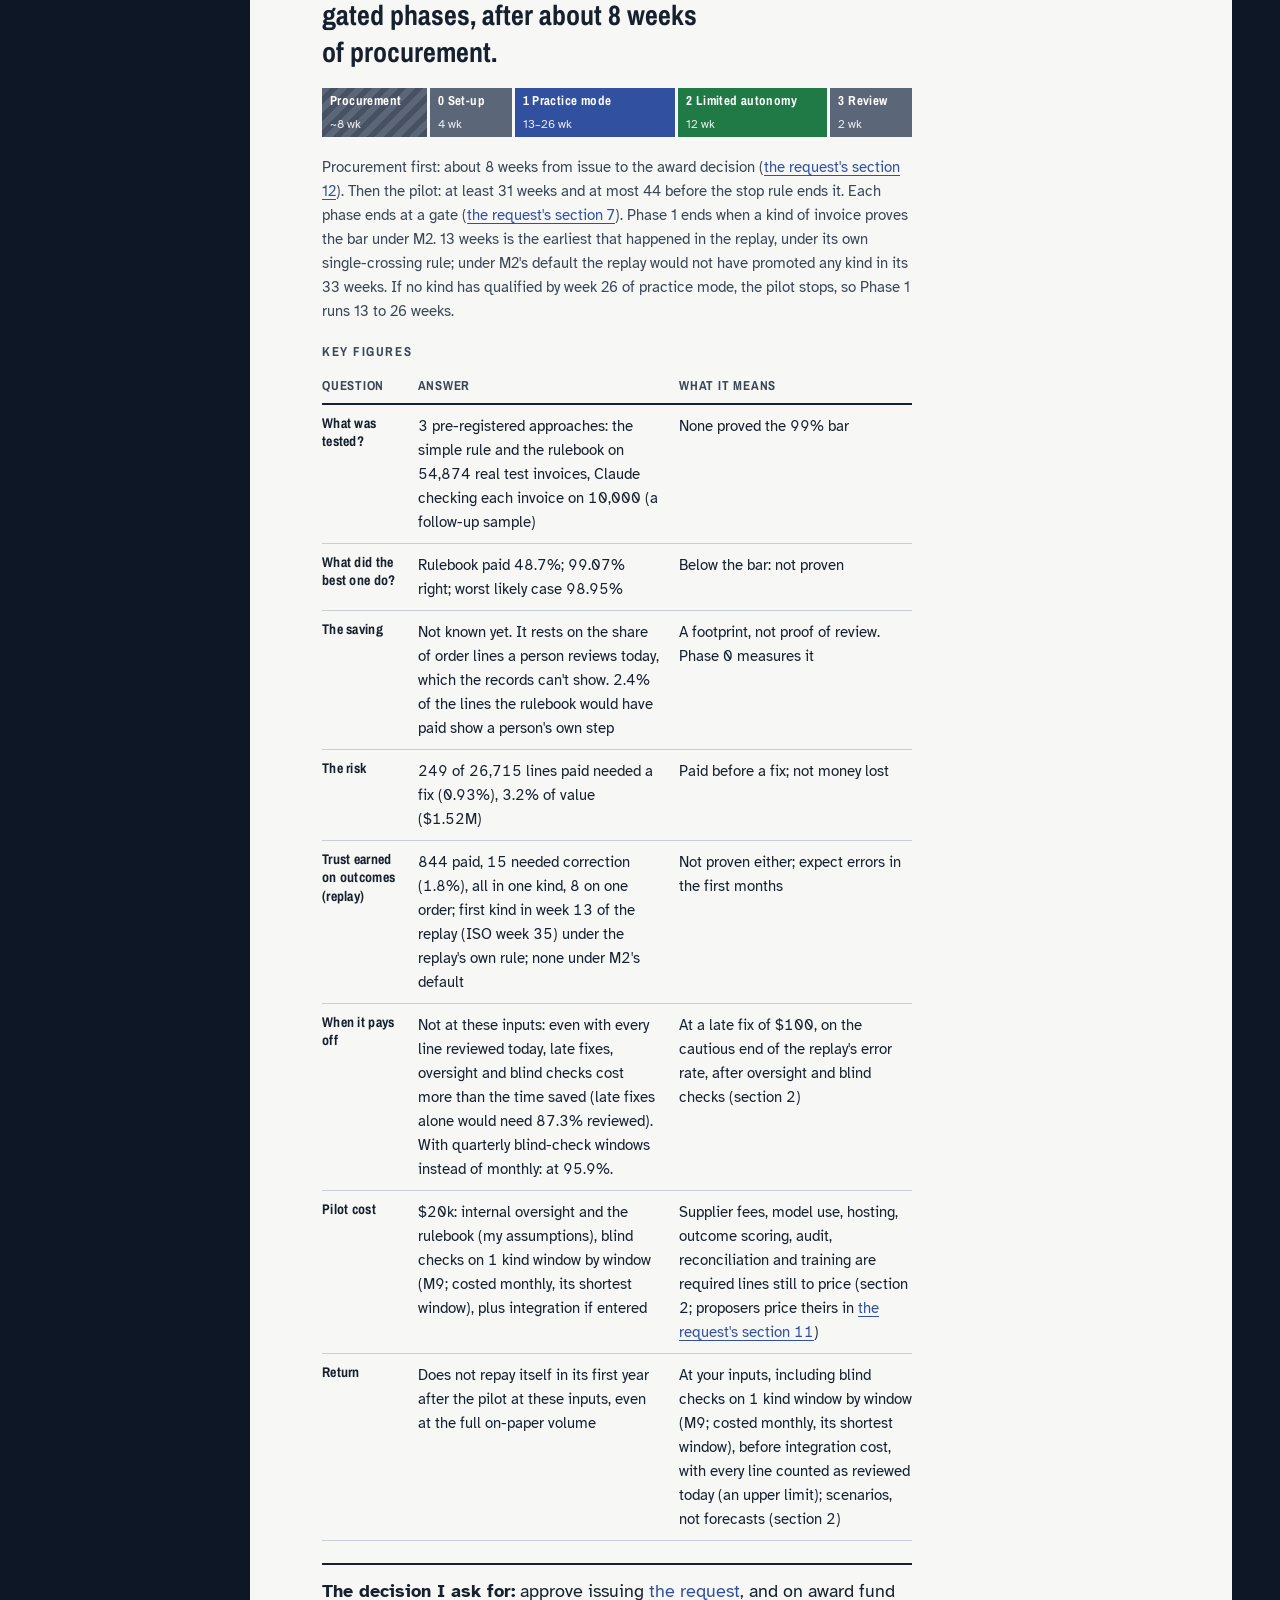
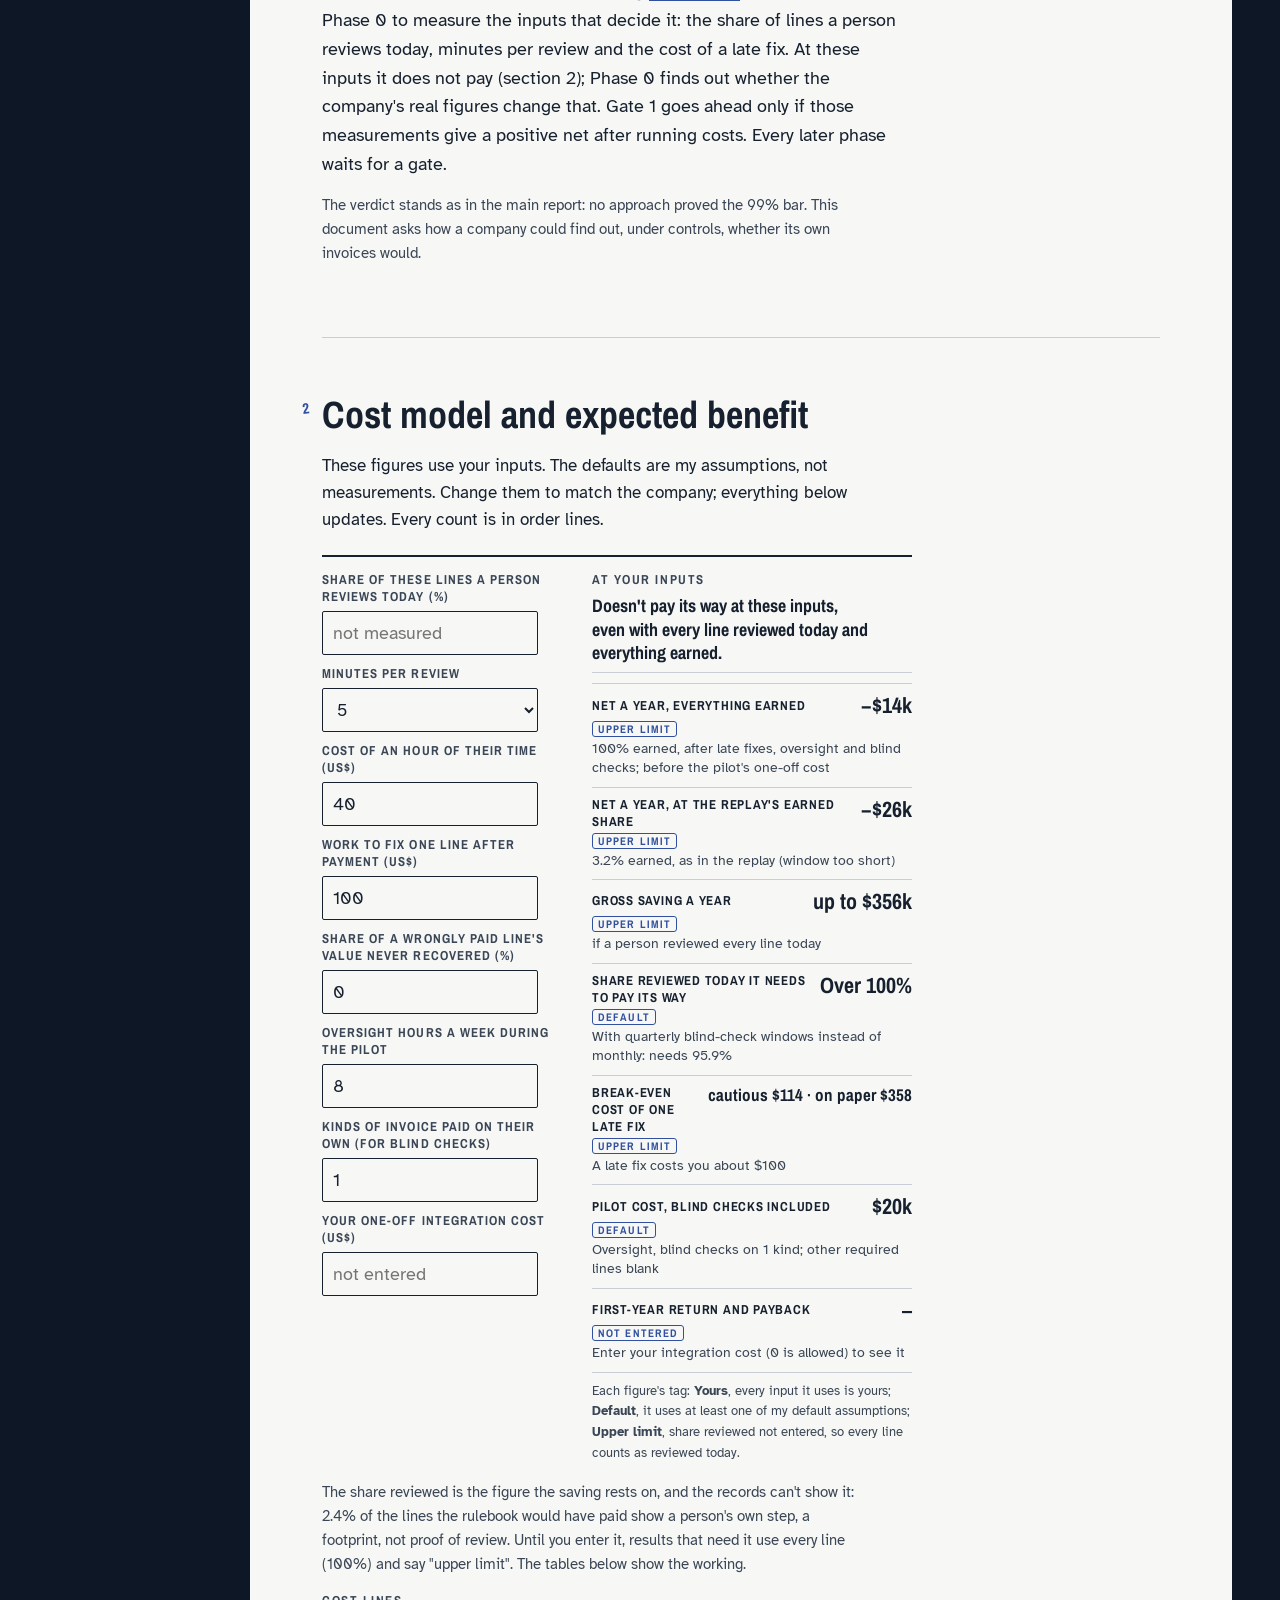
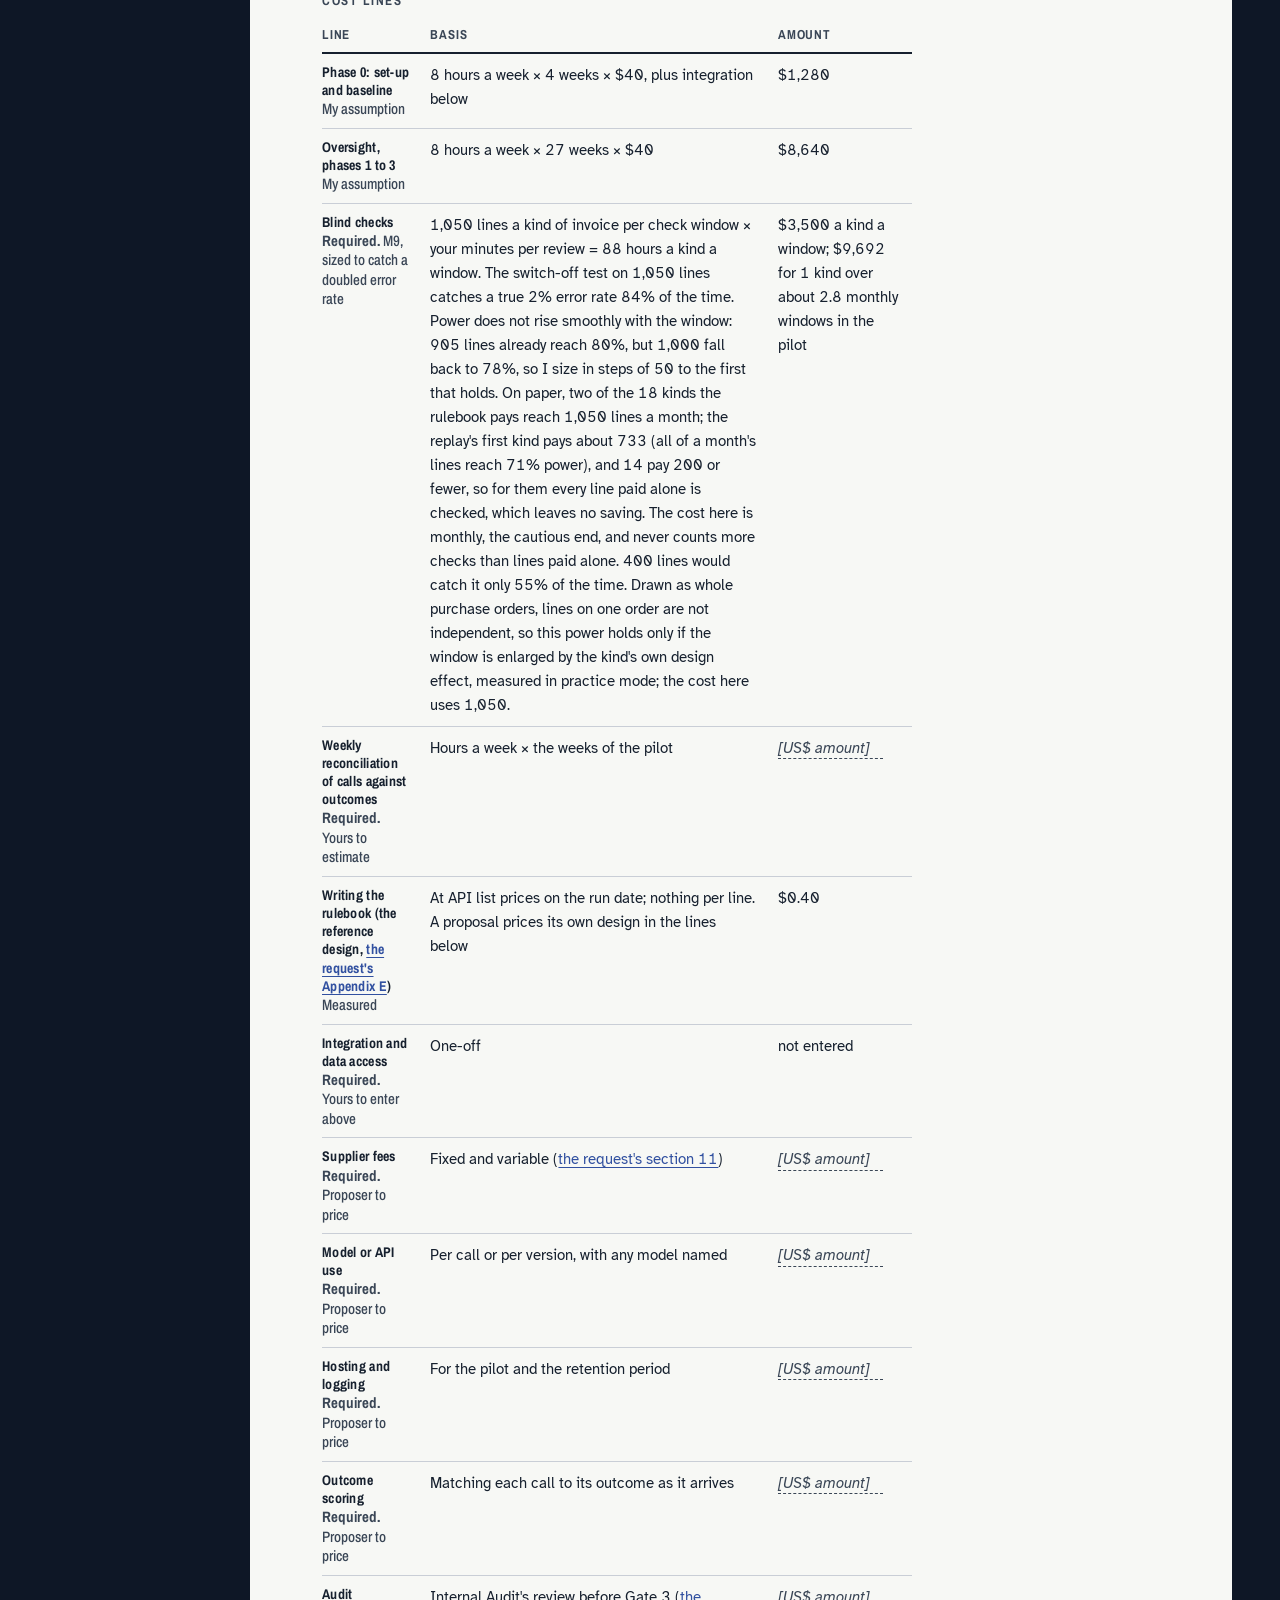
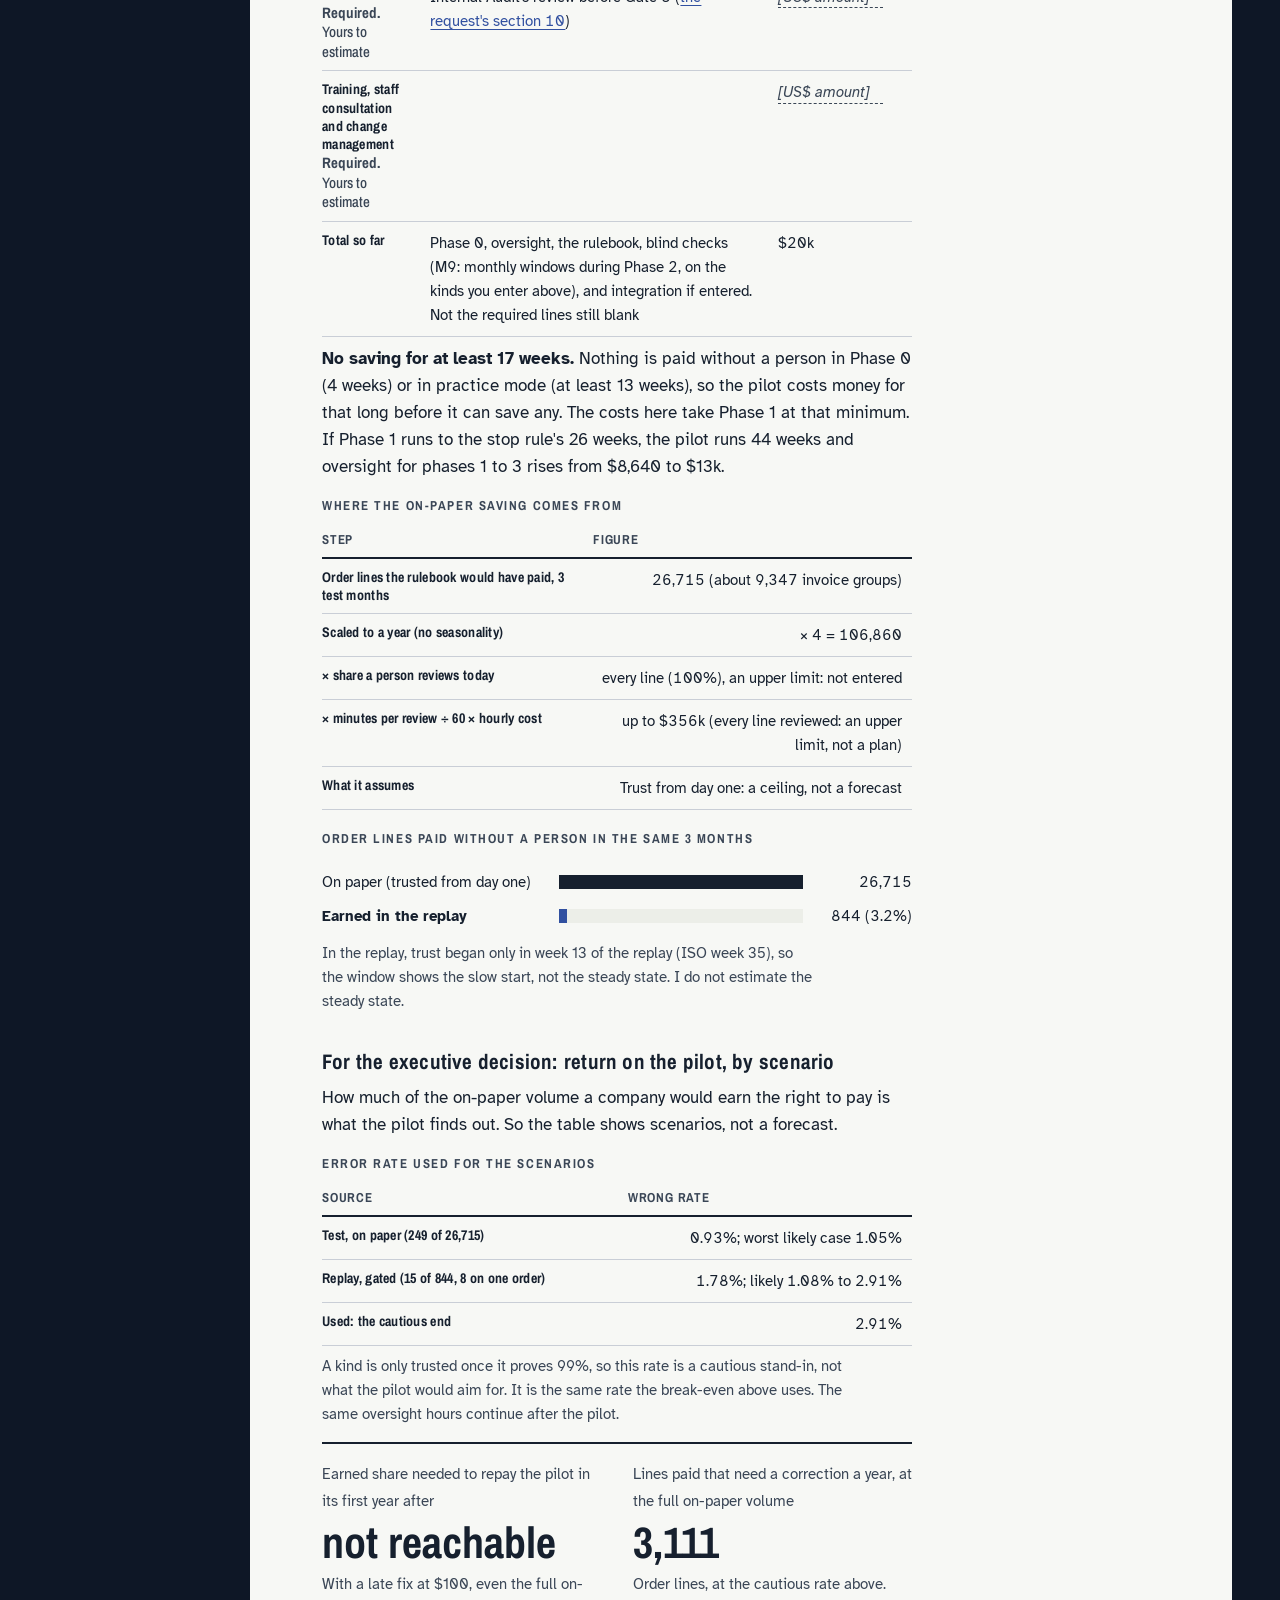
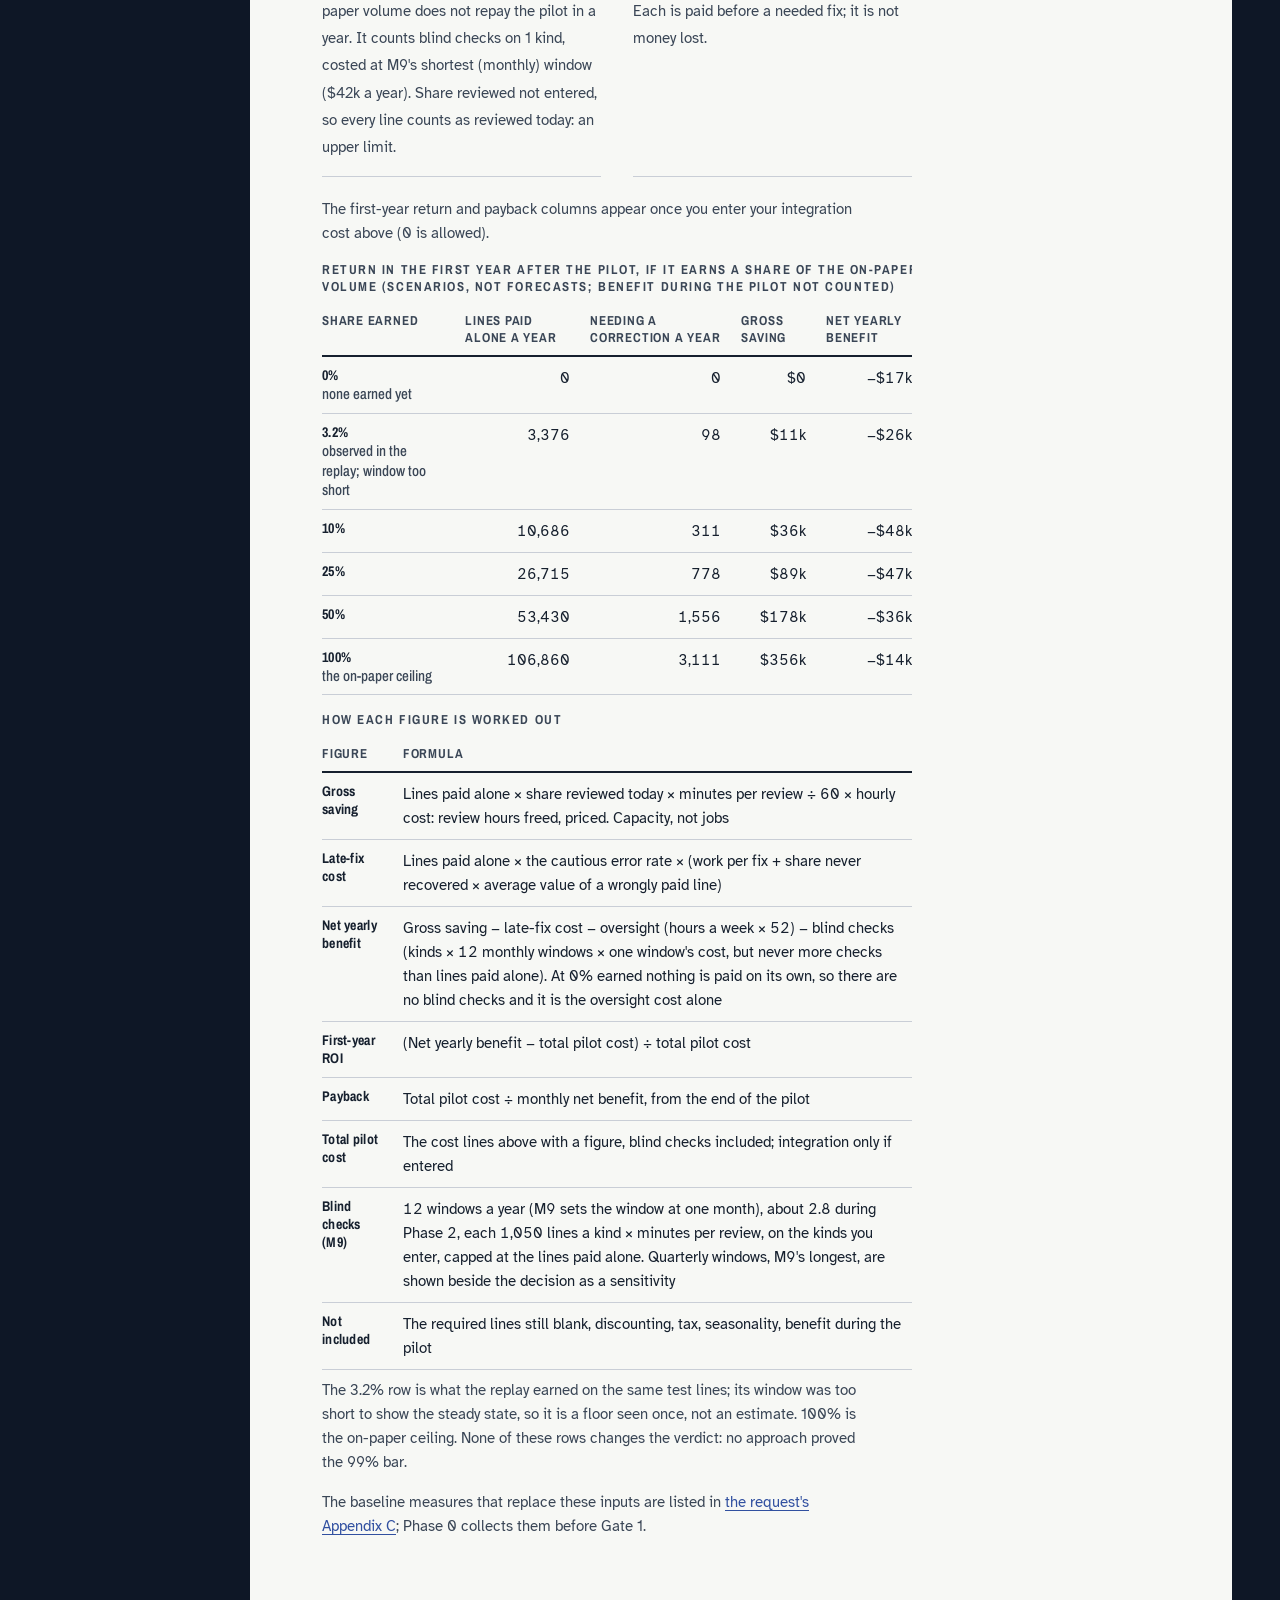
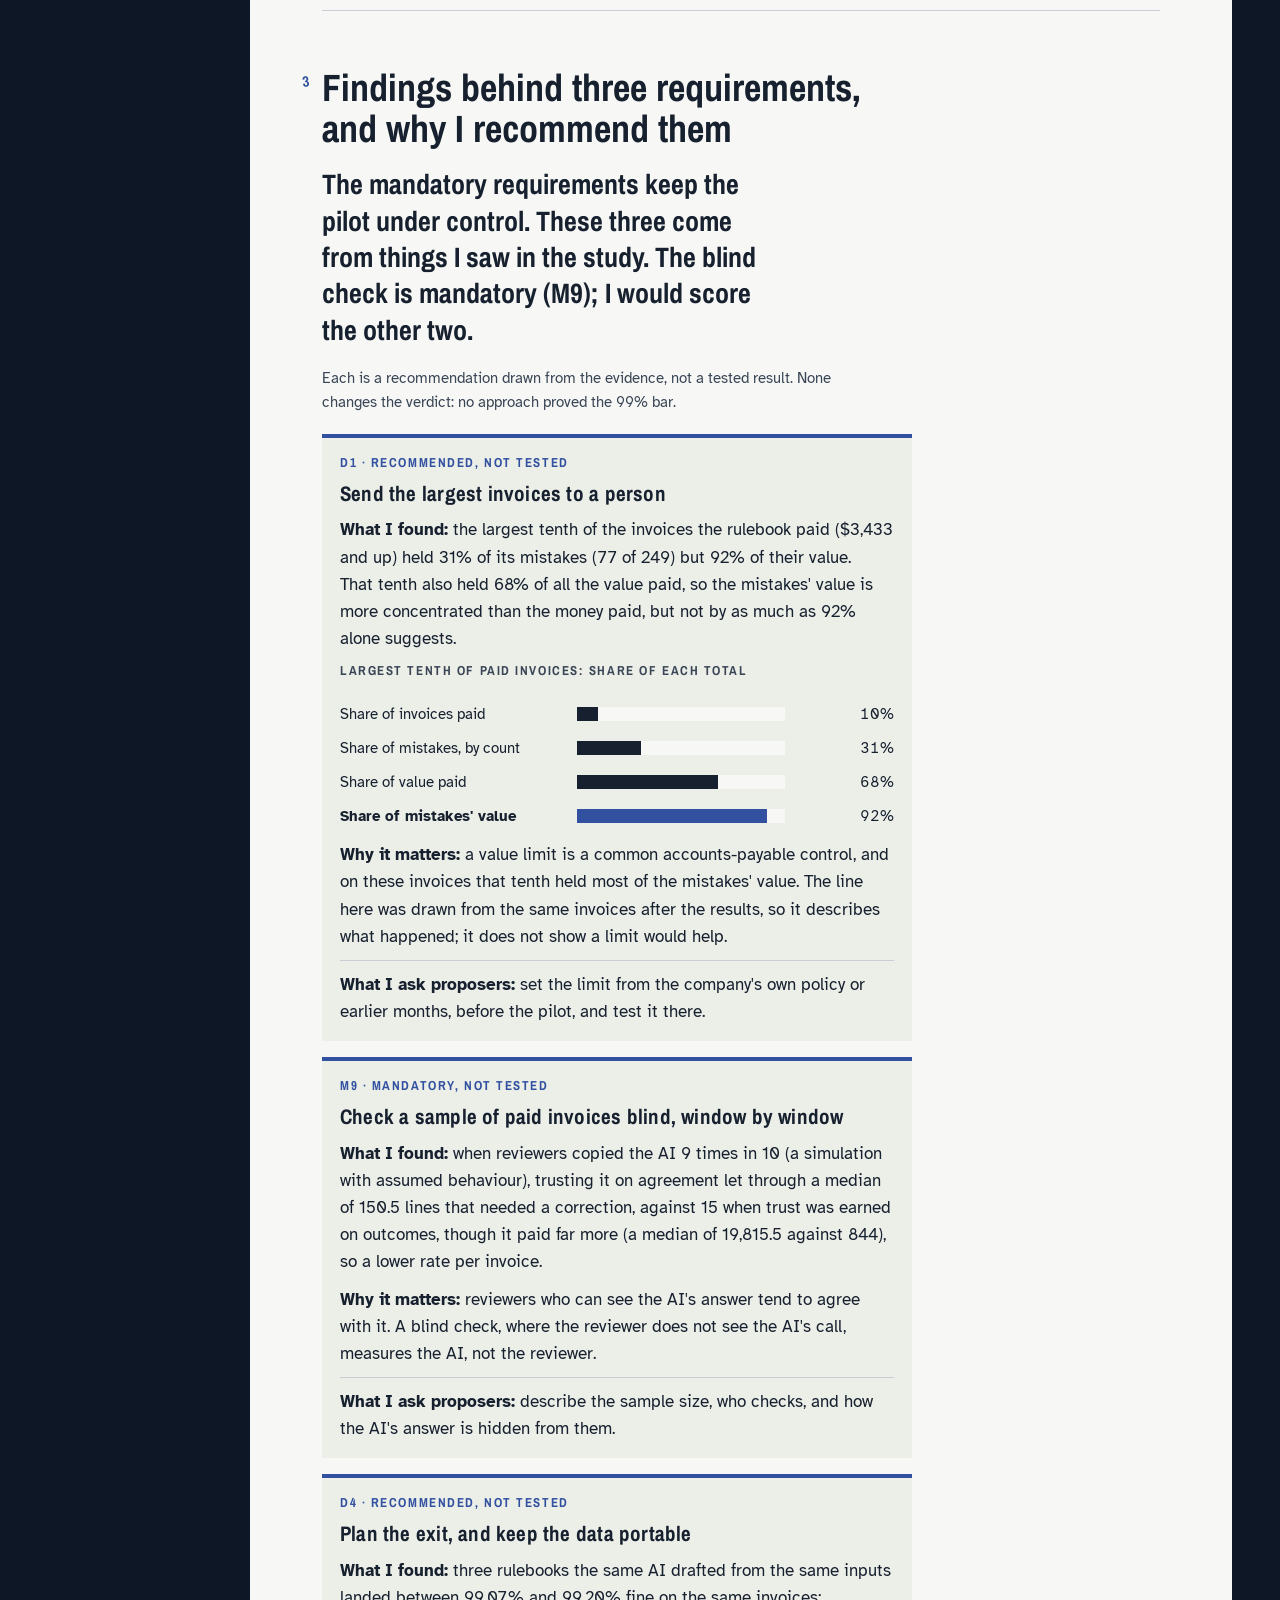
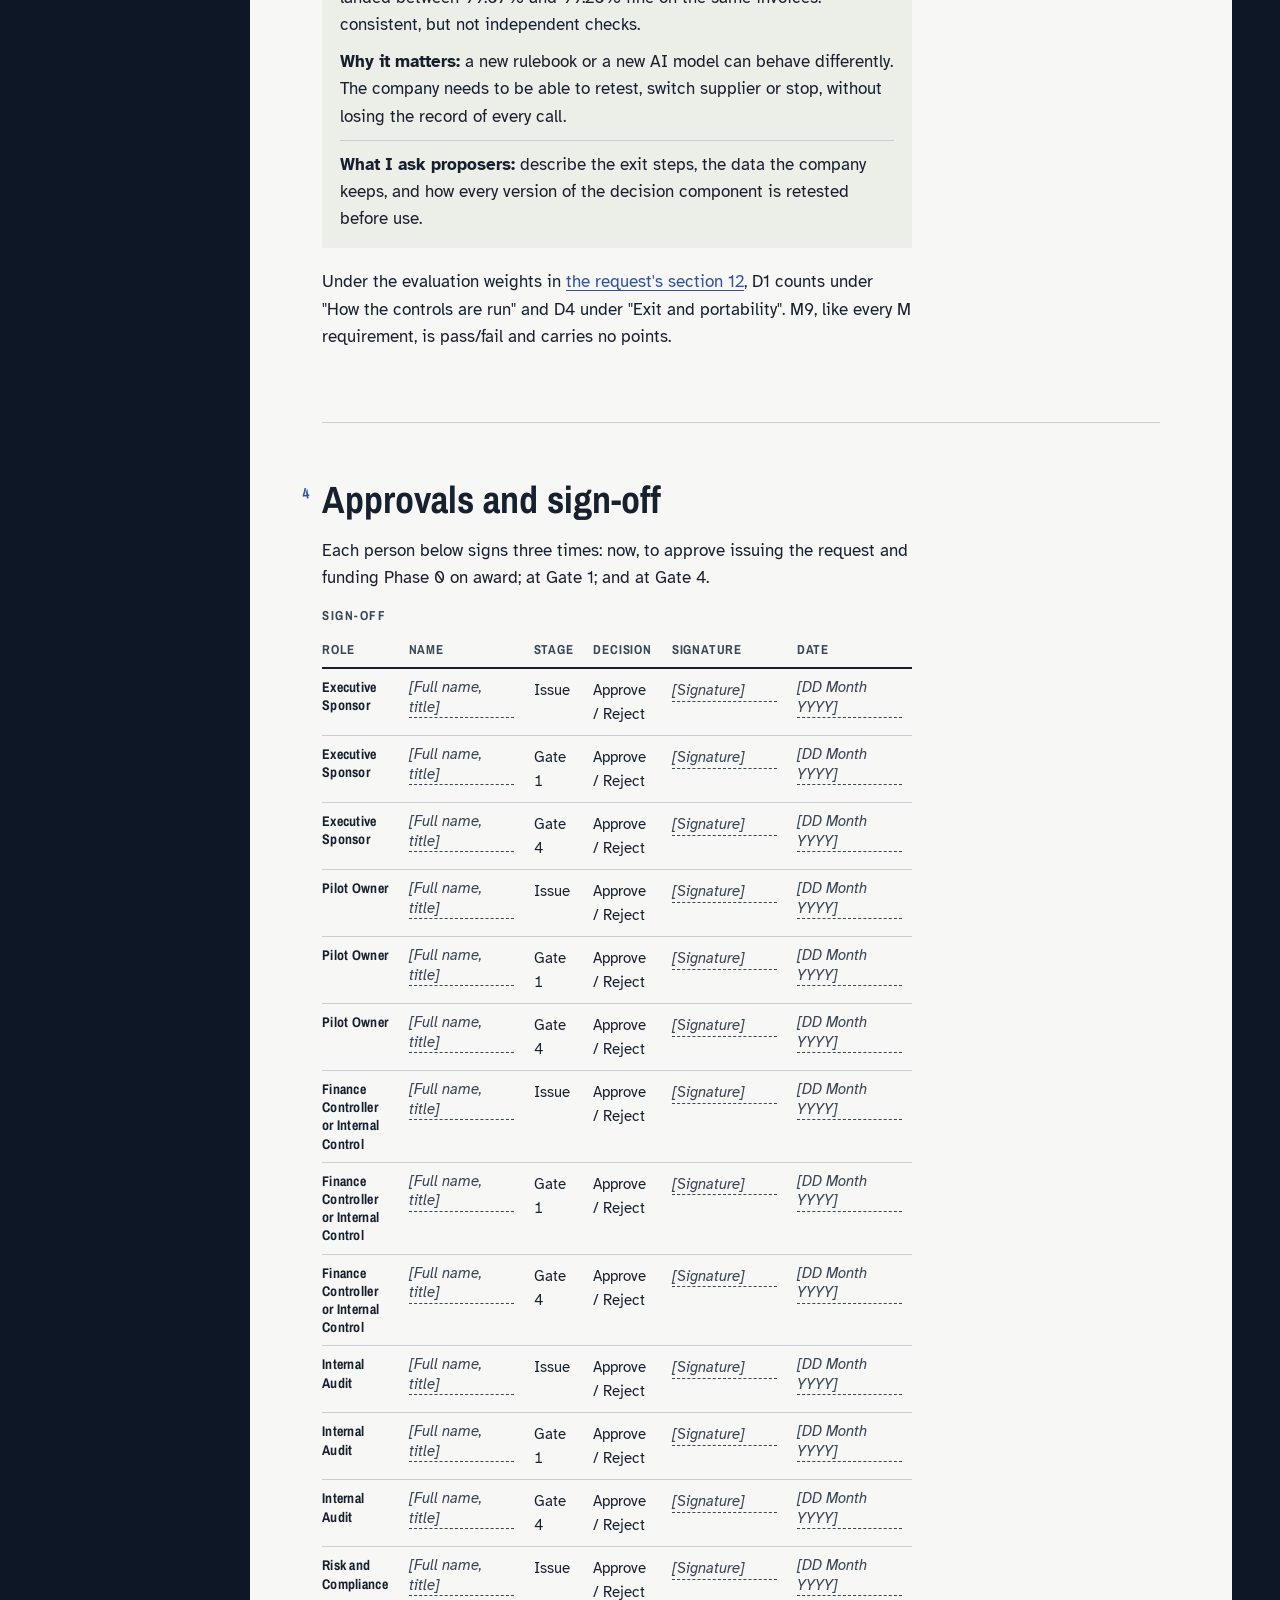
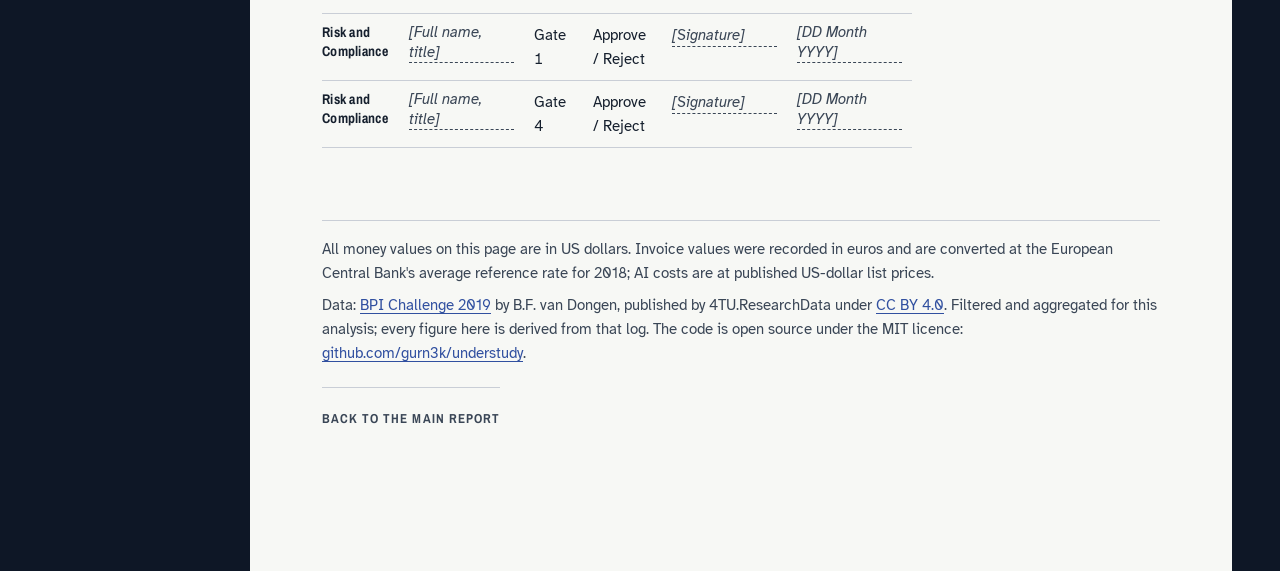
<file: site/case.html>
<!doctype html>
<html lang="en">
<head>
<meta charset="utf-8">
<meta name="viewport" content="width=device-width, initial-scale=1">
<title>Understudy: internal business case for a pilot</title>
<meta name="description" content="The internal business case for a controlled pilot of AI-assisted invoice clearing: the ask, the cost and return at your inputs, the desirable requirements and the sign-off. It is kept apart from the request sent to proposers.">
<meta property="og:type" content="article">
<meta property="og:url" content="https://understudy.gurn3k.com/case.html">
<meta property="og:title" content="Understudy: internal business case for a pilot">
<meta property="og:description" content="The internal business case for a controlled pilot of AI-assisted invoice clearing: the ask, the cost and return at your inputs, the desirable requirements and the sign-off. It is kept apart from the request sent to proposers.">
<meta property="og:image" content="https://understudy.gurn3k.com/og.png">
<meta property="og:image:width" content="1200">
<meta property="og:image:height" content="630">
<meta property="og:image:alt" content="Understudy. Can an AI decide which invoices are safe to pay without a person checking? A simple rule: paid nothing. Claude, invoice by invoice: not proven. Claude's rulebook: not proven.">
<meta name="twitter:card" content="summary_large_image">
<link rel="icon" href="favicon.svg" type="image/svg+xml">
<link rel="stylesheet" href="fonts/fonts.css">
<link rel="stylesheet" href="style.css">
<script>try{var t=localStorage.getItem("theme");if(t)document.documentElement.dataset.theme=t}catch(e){}</script>
</head>
<body data-doc="case">
<a class="skip" href="#s1">Skip to the summary</a>
<header class="bar">
  <span class="mark">Understudy</span>
  <nav aria-label="Pages" class="tabs"><a href="./">Main report</a><a href="#s1">Summary</a><a href="#s2">Cost and return</a><a href="#s3">Findings</a><a href="#s4">Approvals</a><a href="rfp.html">Pilot request</a></nav>
  <button class="theme" type="button" aria-label="Switch light or dark theme"><svg viewBox="0 0 20 20" aria-hidden="true"><circle cx="10" cy="10" r="7" fill="none" stroke="currentColor" stroke-width="1.6"/><path d="M10 3a7 7 0 0 1 0 14z" fill="currentColor"/></svg></button>
</header>
<div class="stage">
  <nav class="cues" aria-label="Contents"><ol id="toc"></ol></nav>
  <main class="script" id="main">
    <div id="content">
      <p class="loading" data-loading>Loading the document…</p>
      <noscript><p class="loading">This page draws its figures from data with JavaScript. Please enable it.</p></noscript>
    </div>
    <footer class="end"><span class="money-note">All money values on this page are in US dollars. Invoice values were recorded in euros and are converted at the European Central Bank's average reference rate for 2018; AI costs are at published US-dollar list prices.</span> Data: <a href="https://doi.org/10.4121/uuid:d06aff4b-79f0-45e6-8ec8-e19730c248f1">BPI Challenge 2019</a> by B.F. van Dongen, published by 4TU.ResearchData under <a href="https://creativecommons.org/licenses/by/4.0/">CC BY 4.0</a>. Filtered and aggregated for this analysis; every figure here is derived from that log. The code is open source under the MIT licence: <a href="https://github.com/gurn3k/understudy">github.com/gurn3k/understudy</a>.
    <a class="sign" href="./"><span>Back to the main report</span></a></footer>
  </main>
</div>
<script src="calc.js" defer></script>
<script src="rfp.js" defer></script>
</body>
</html>
</file>
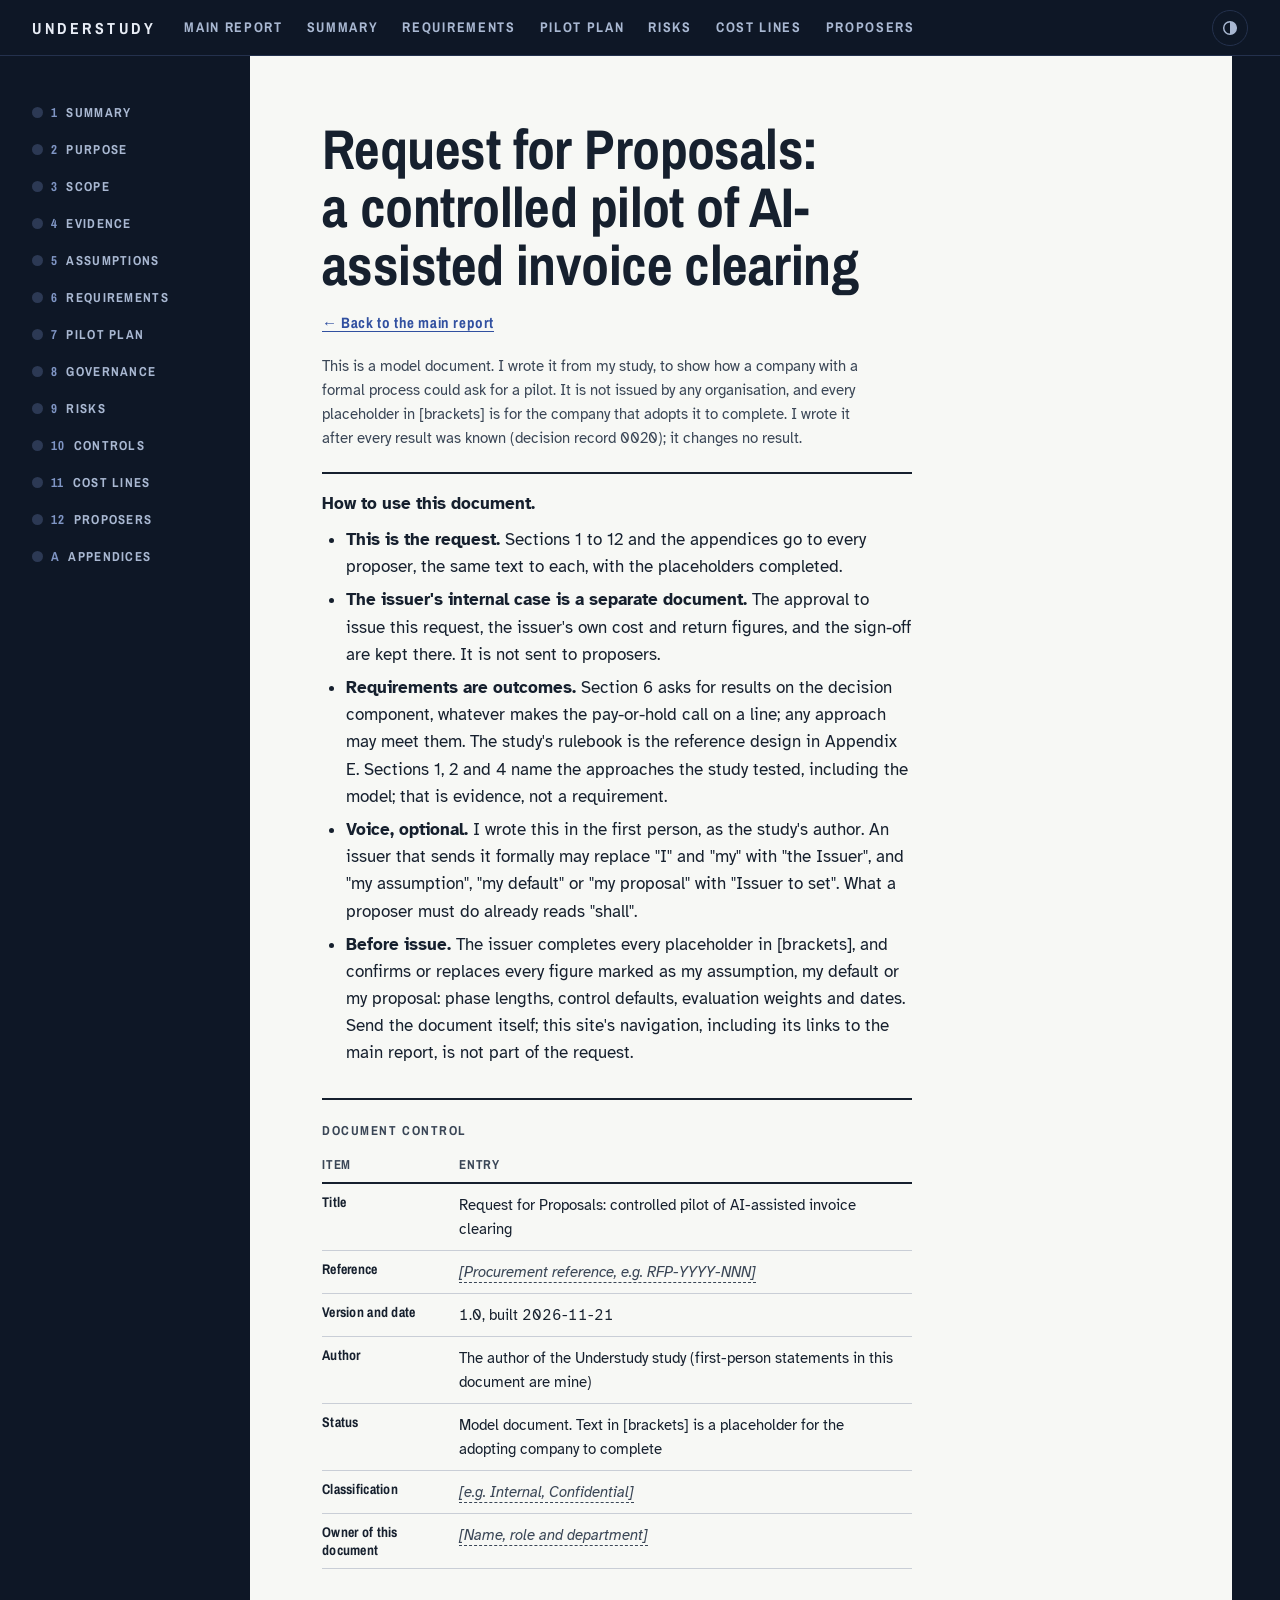
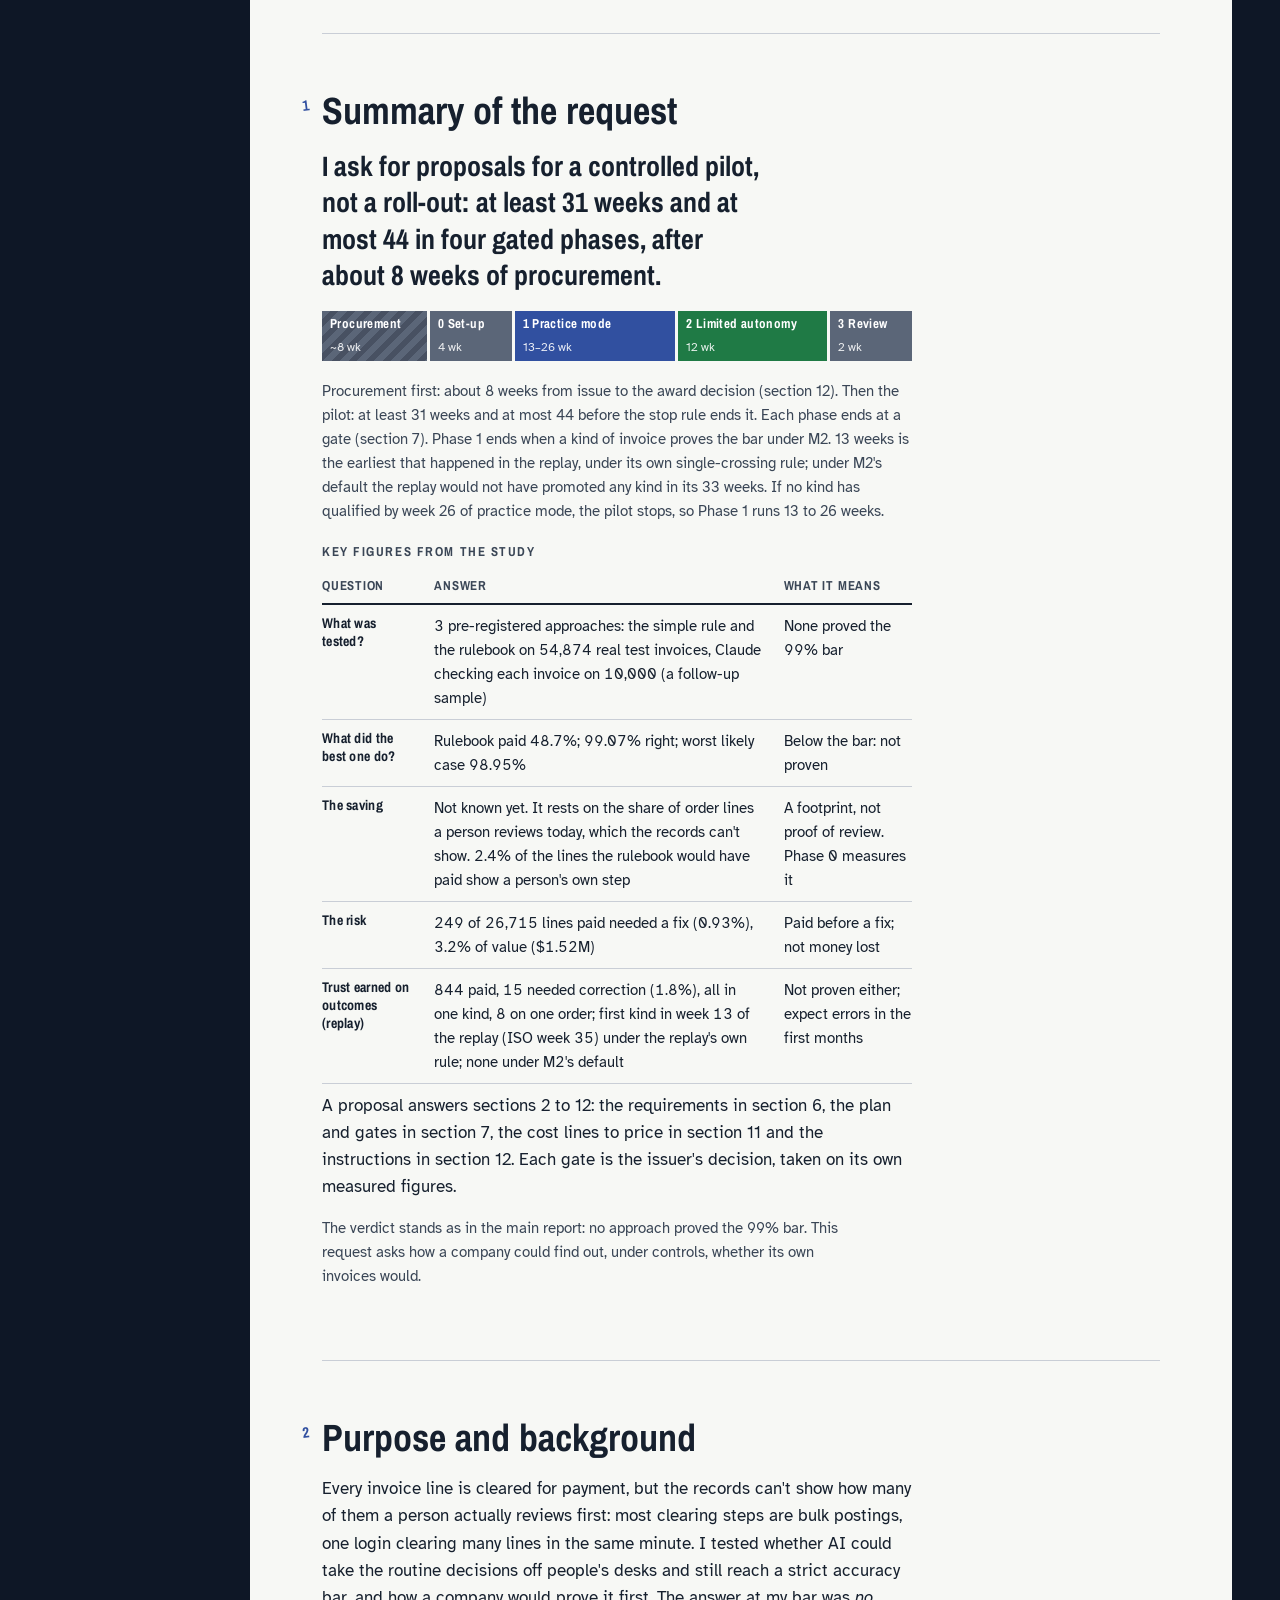
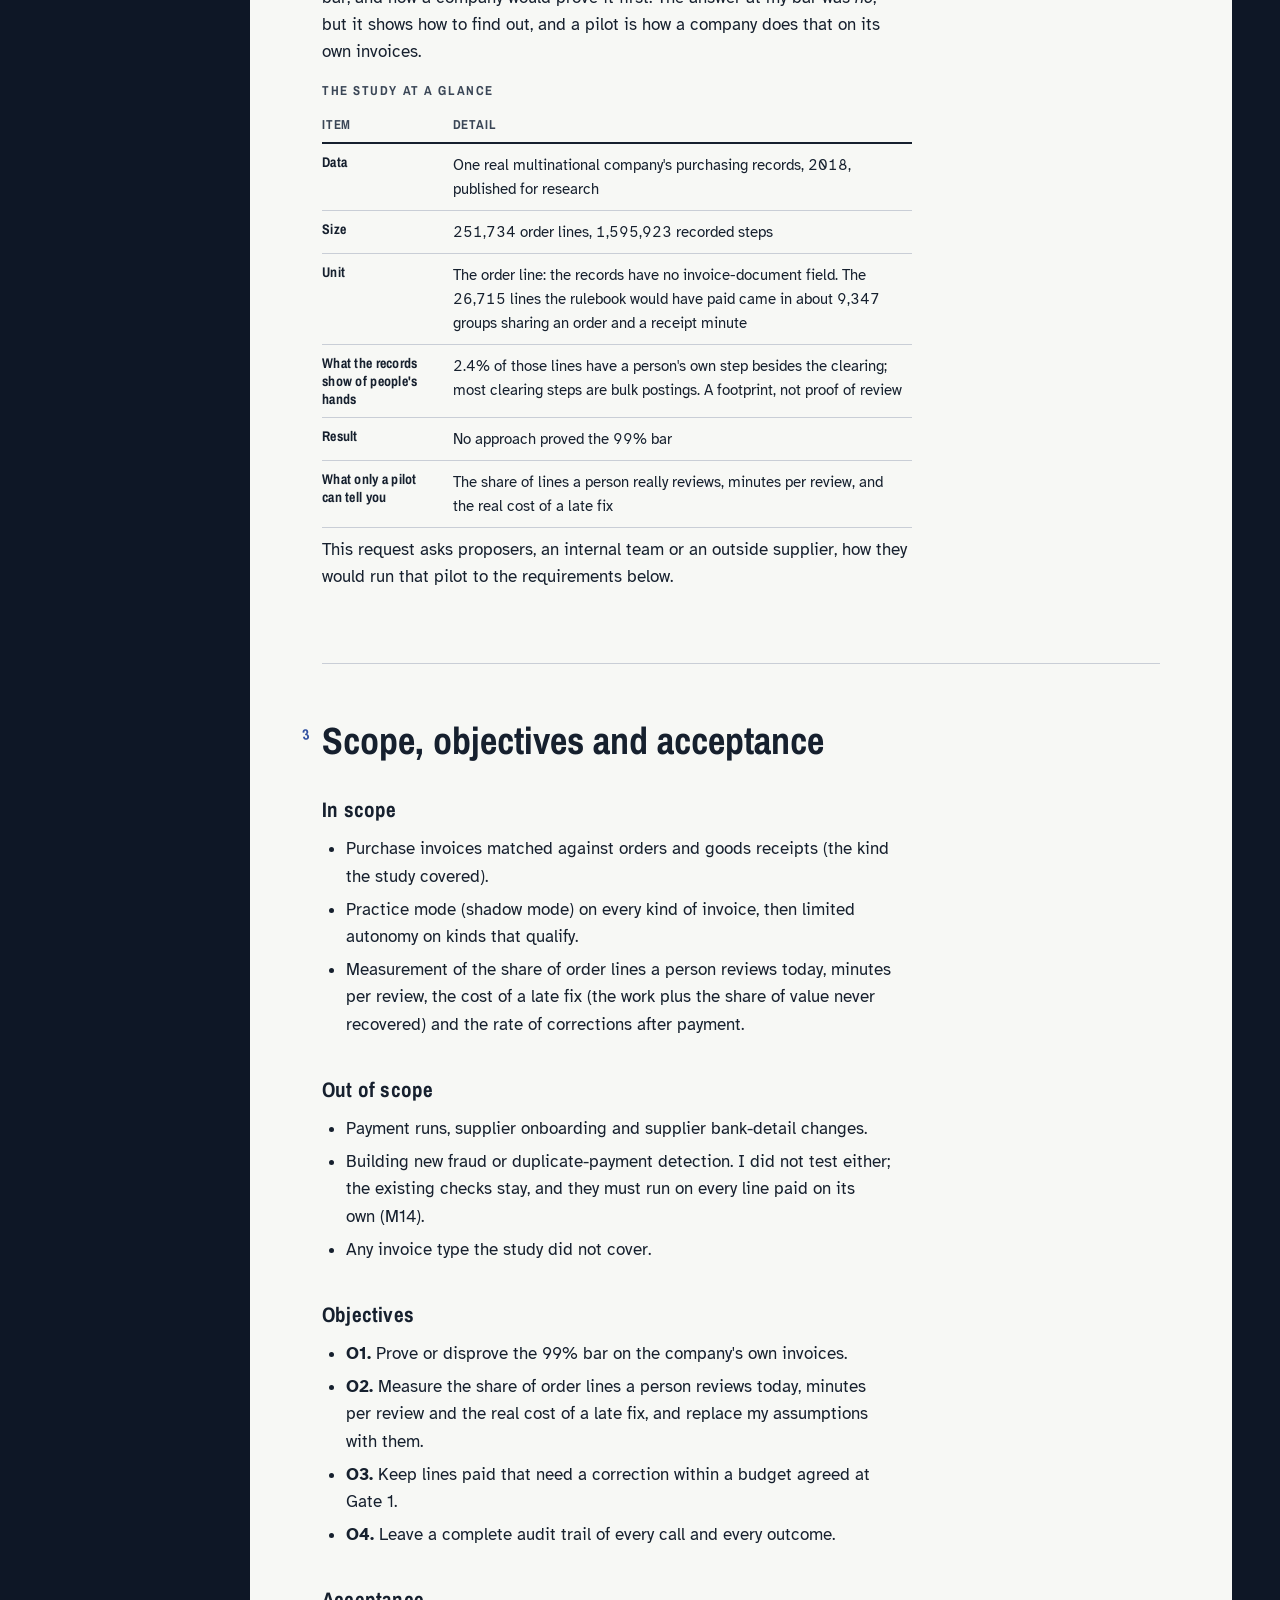
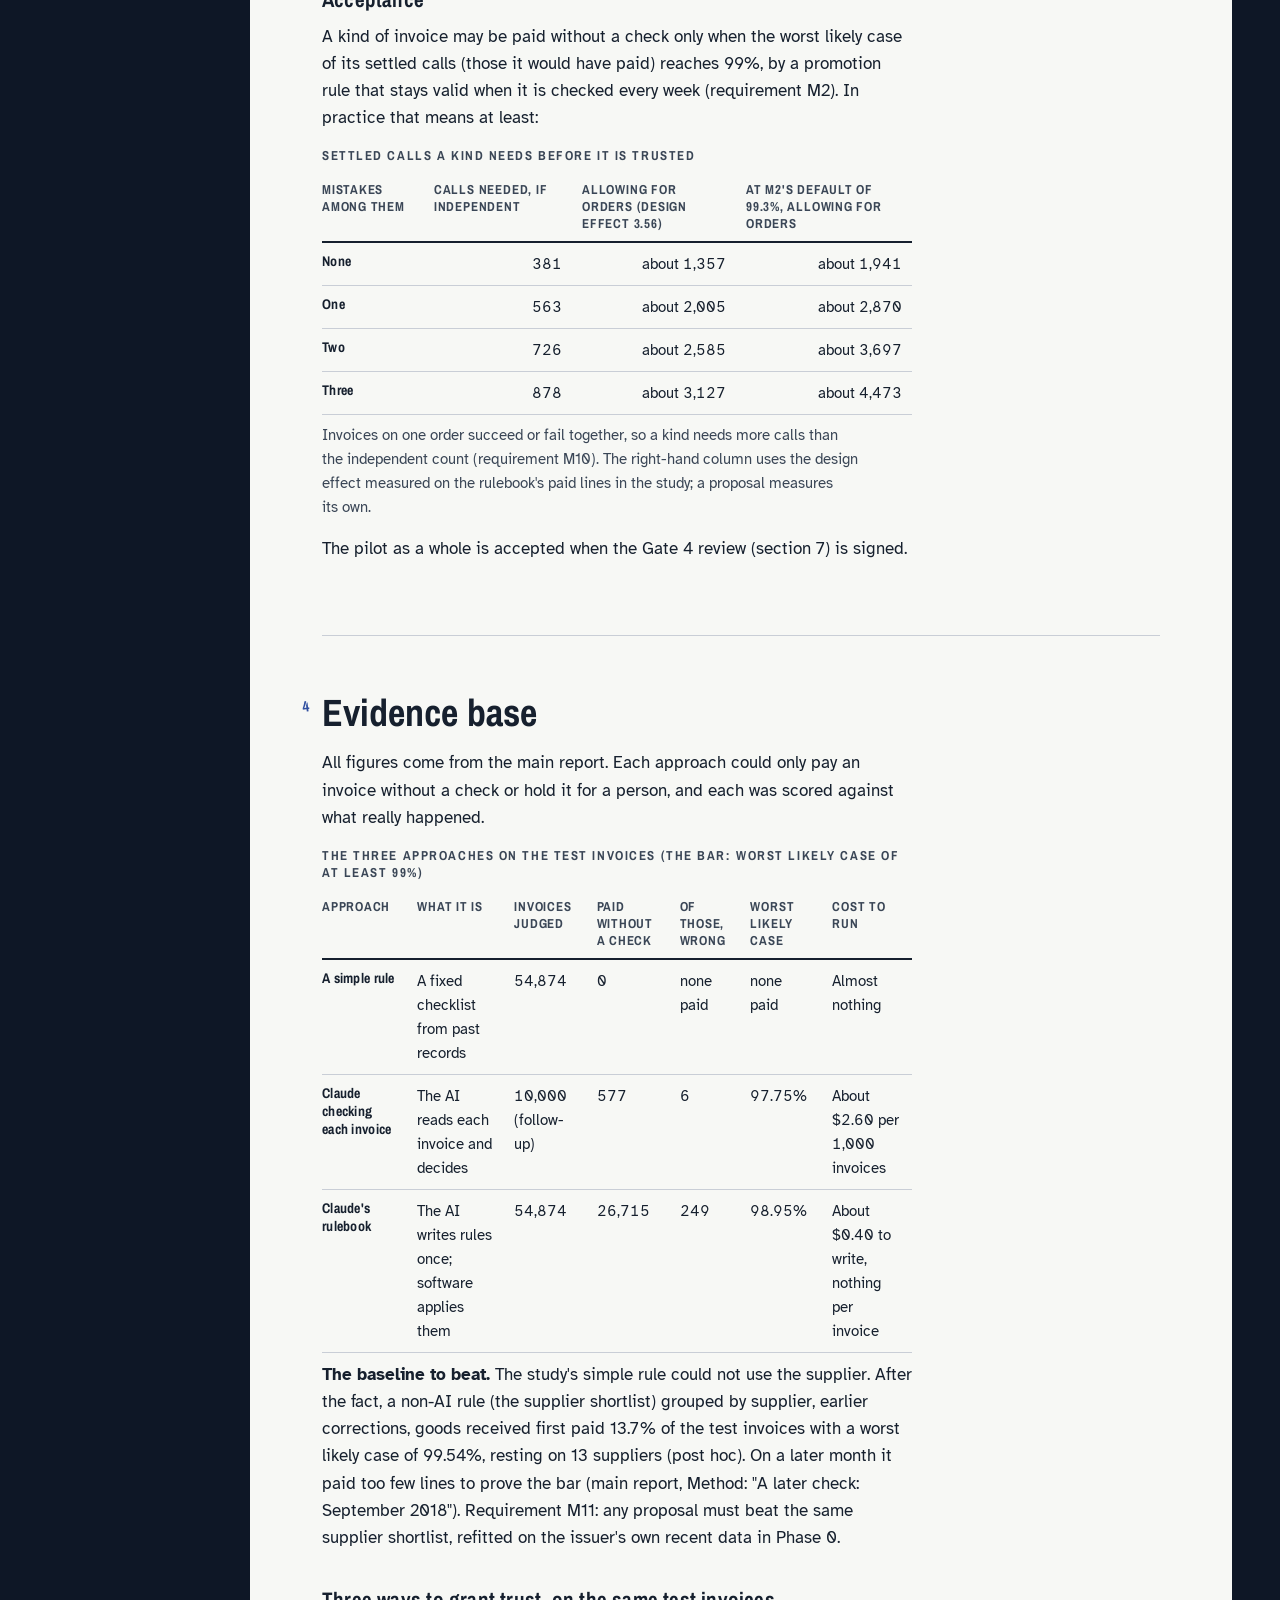
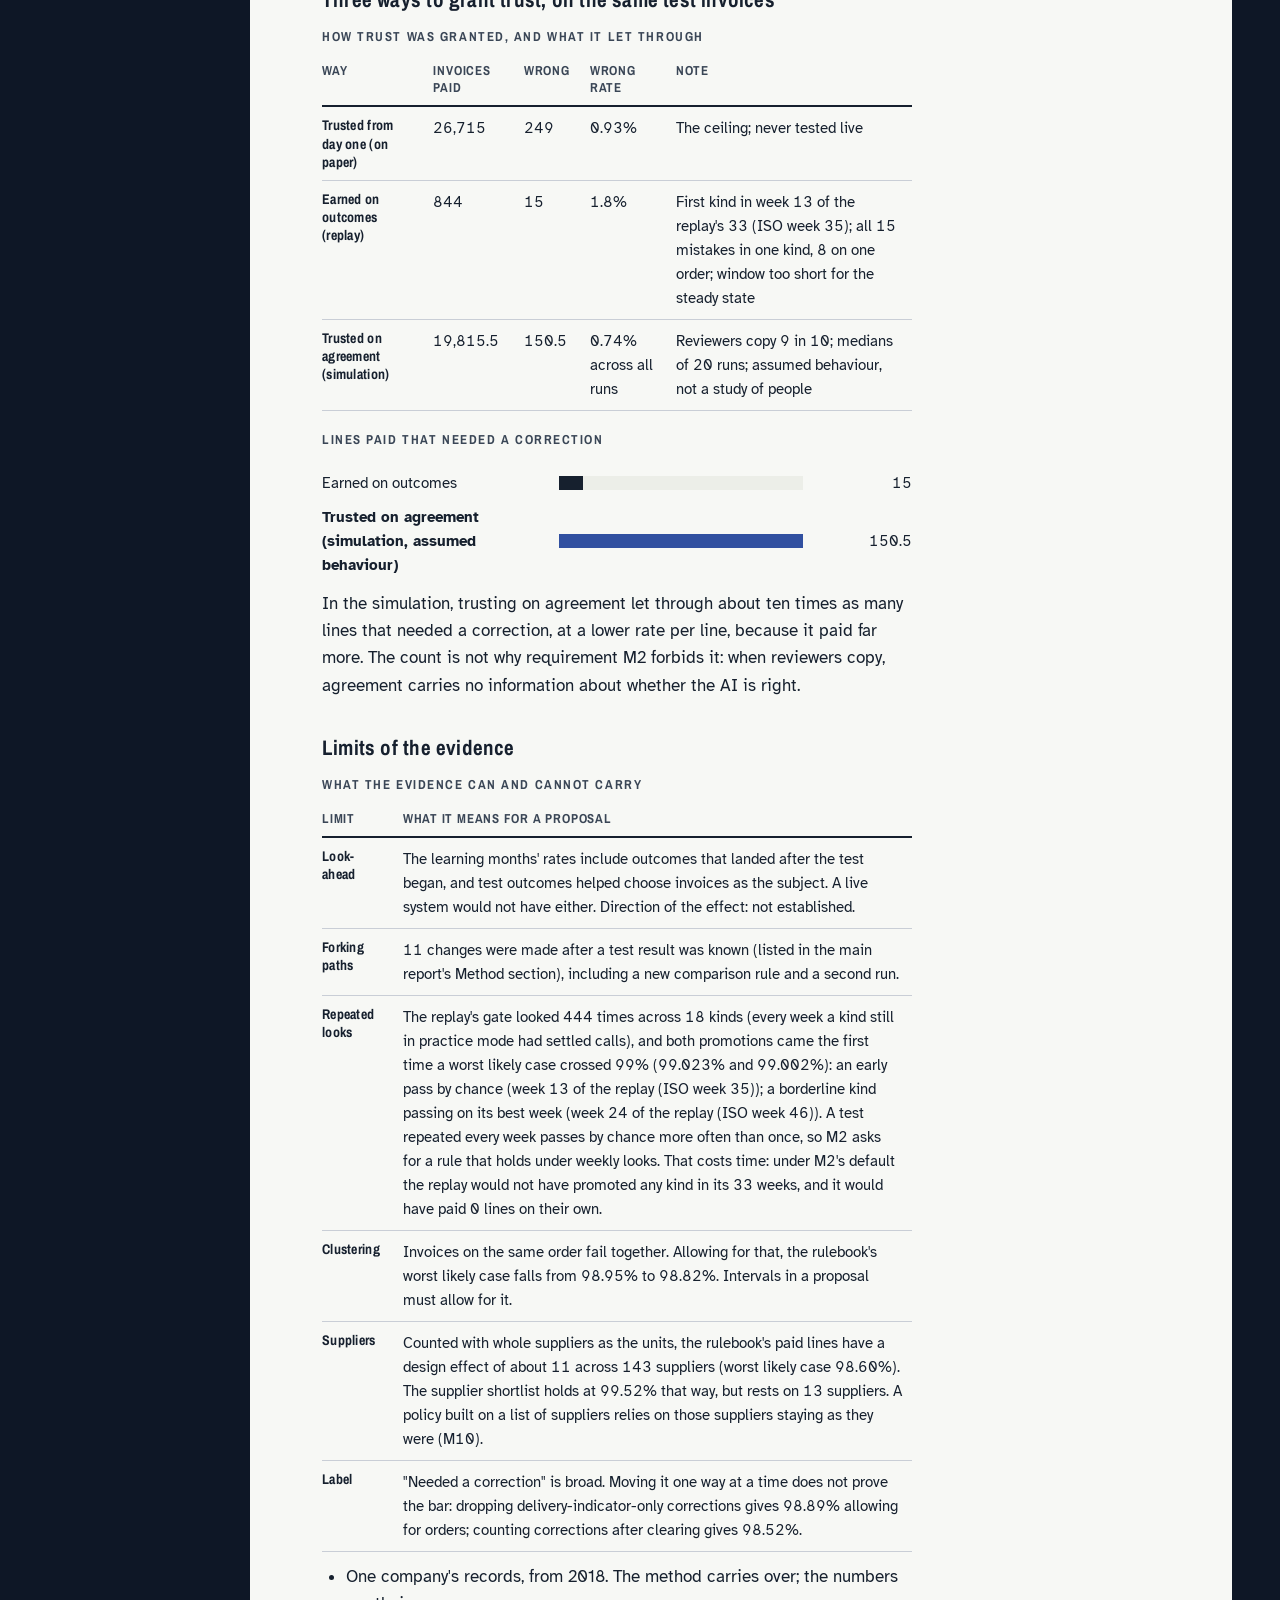
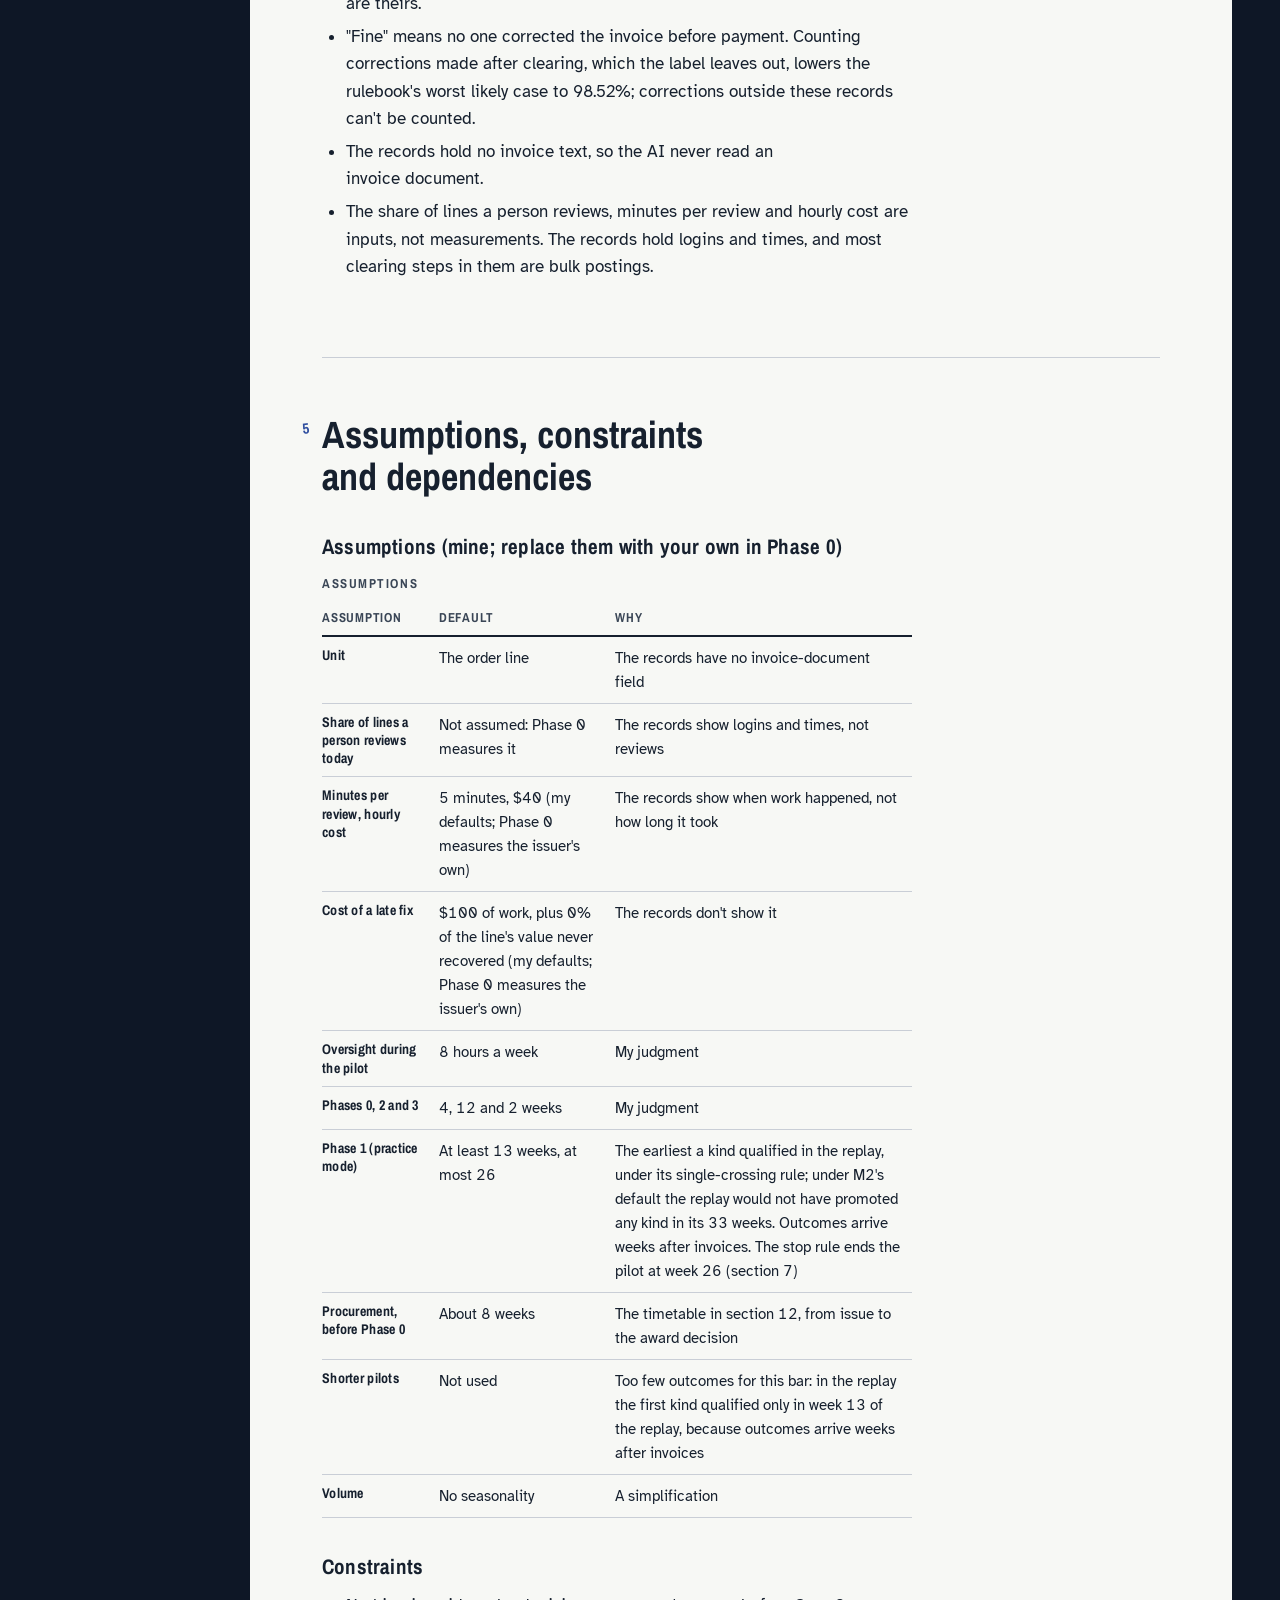
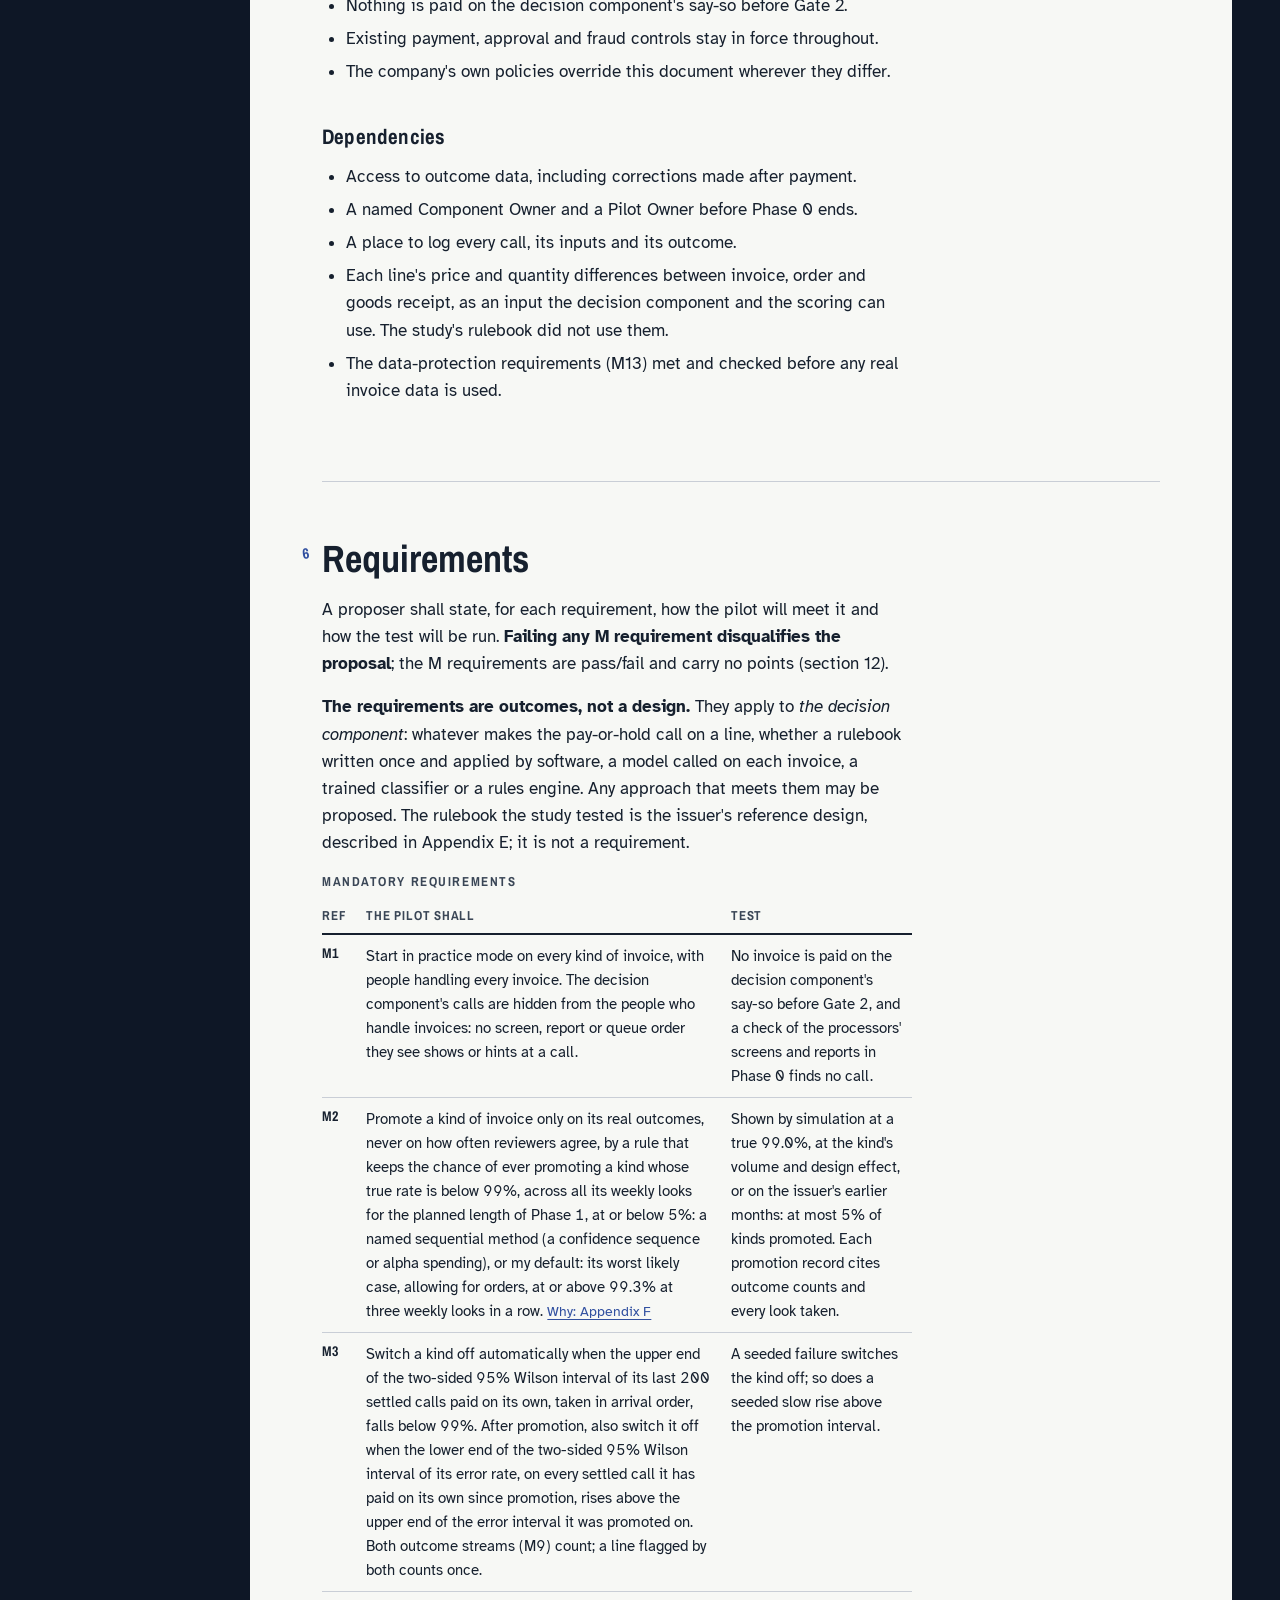
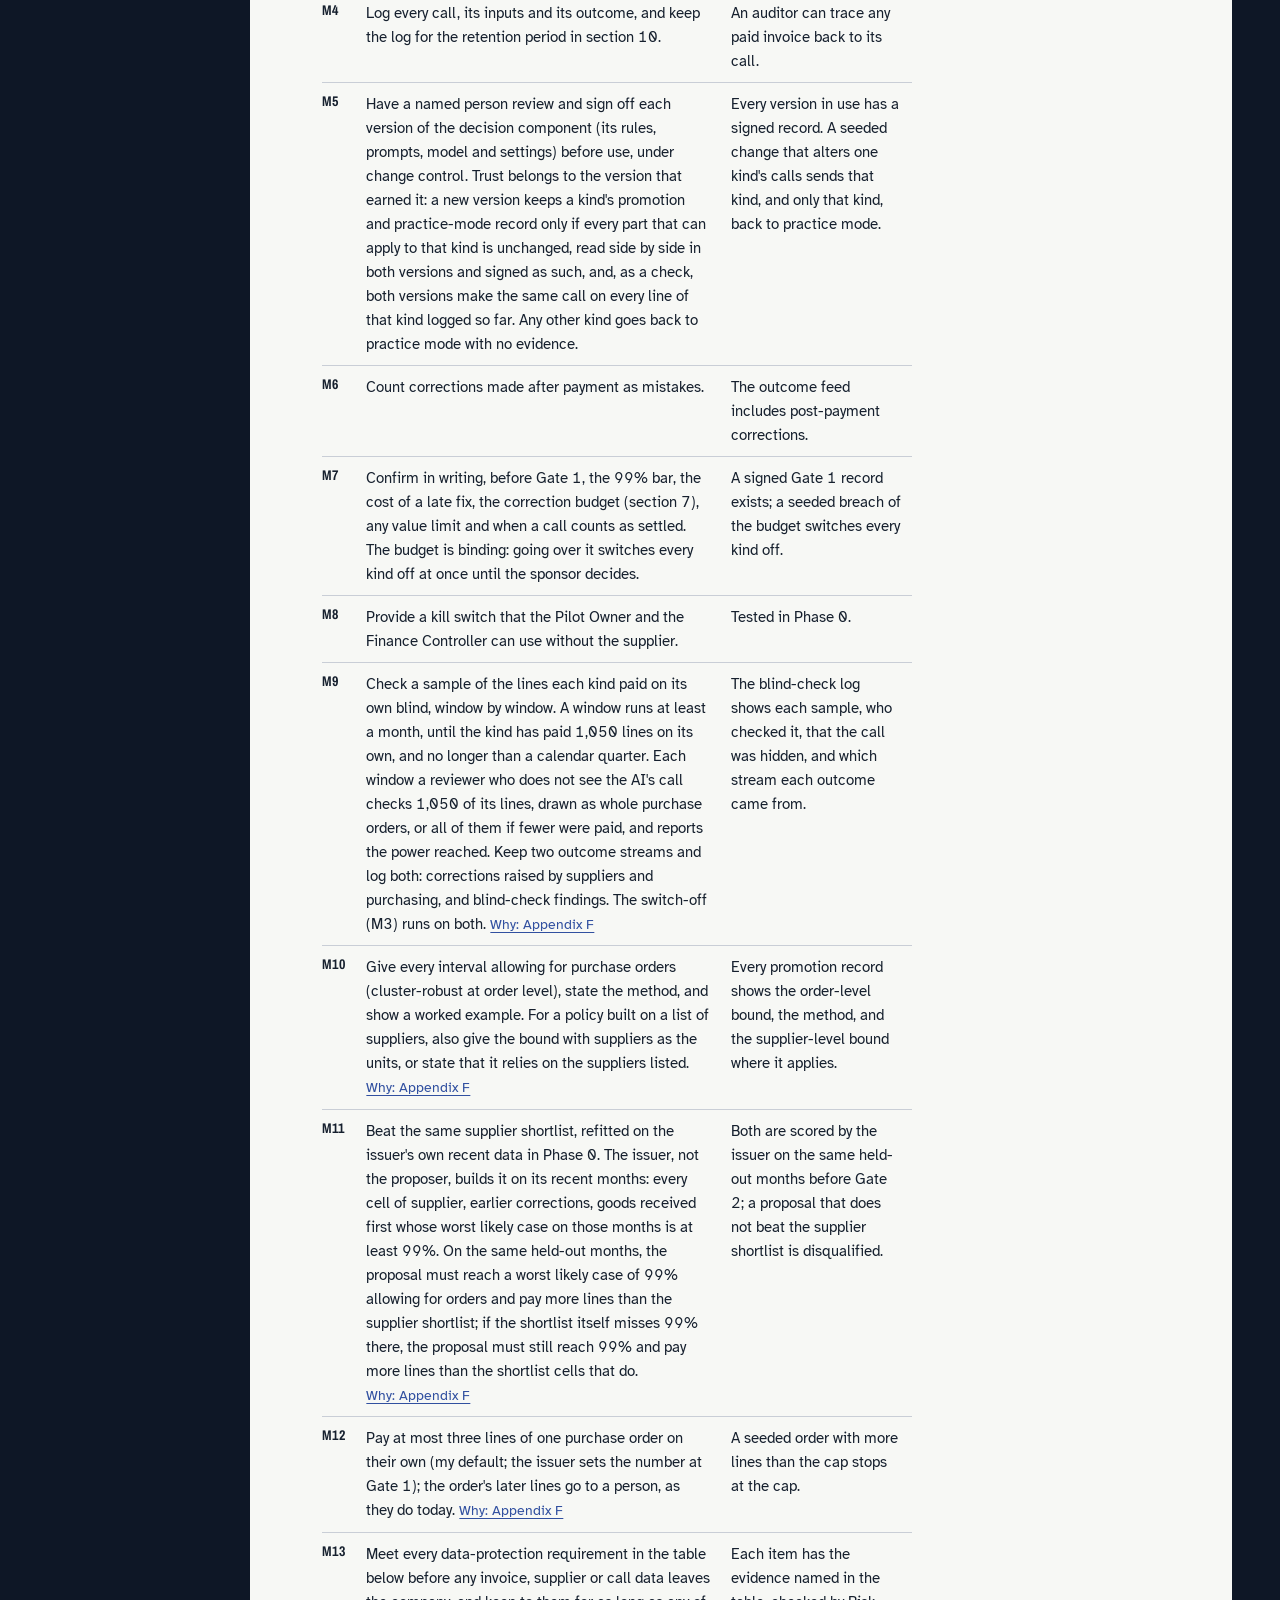
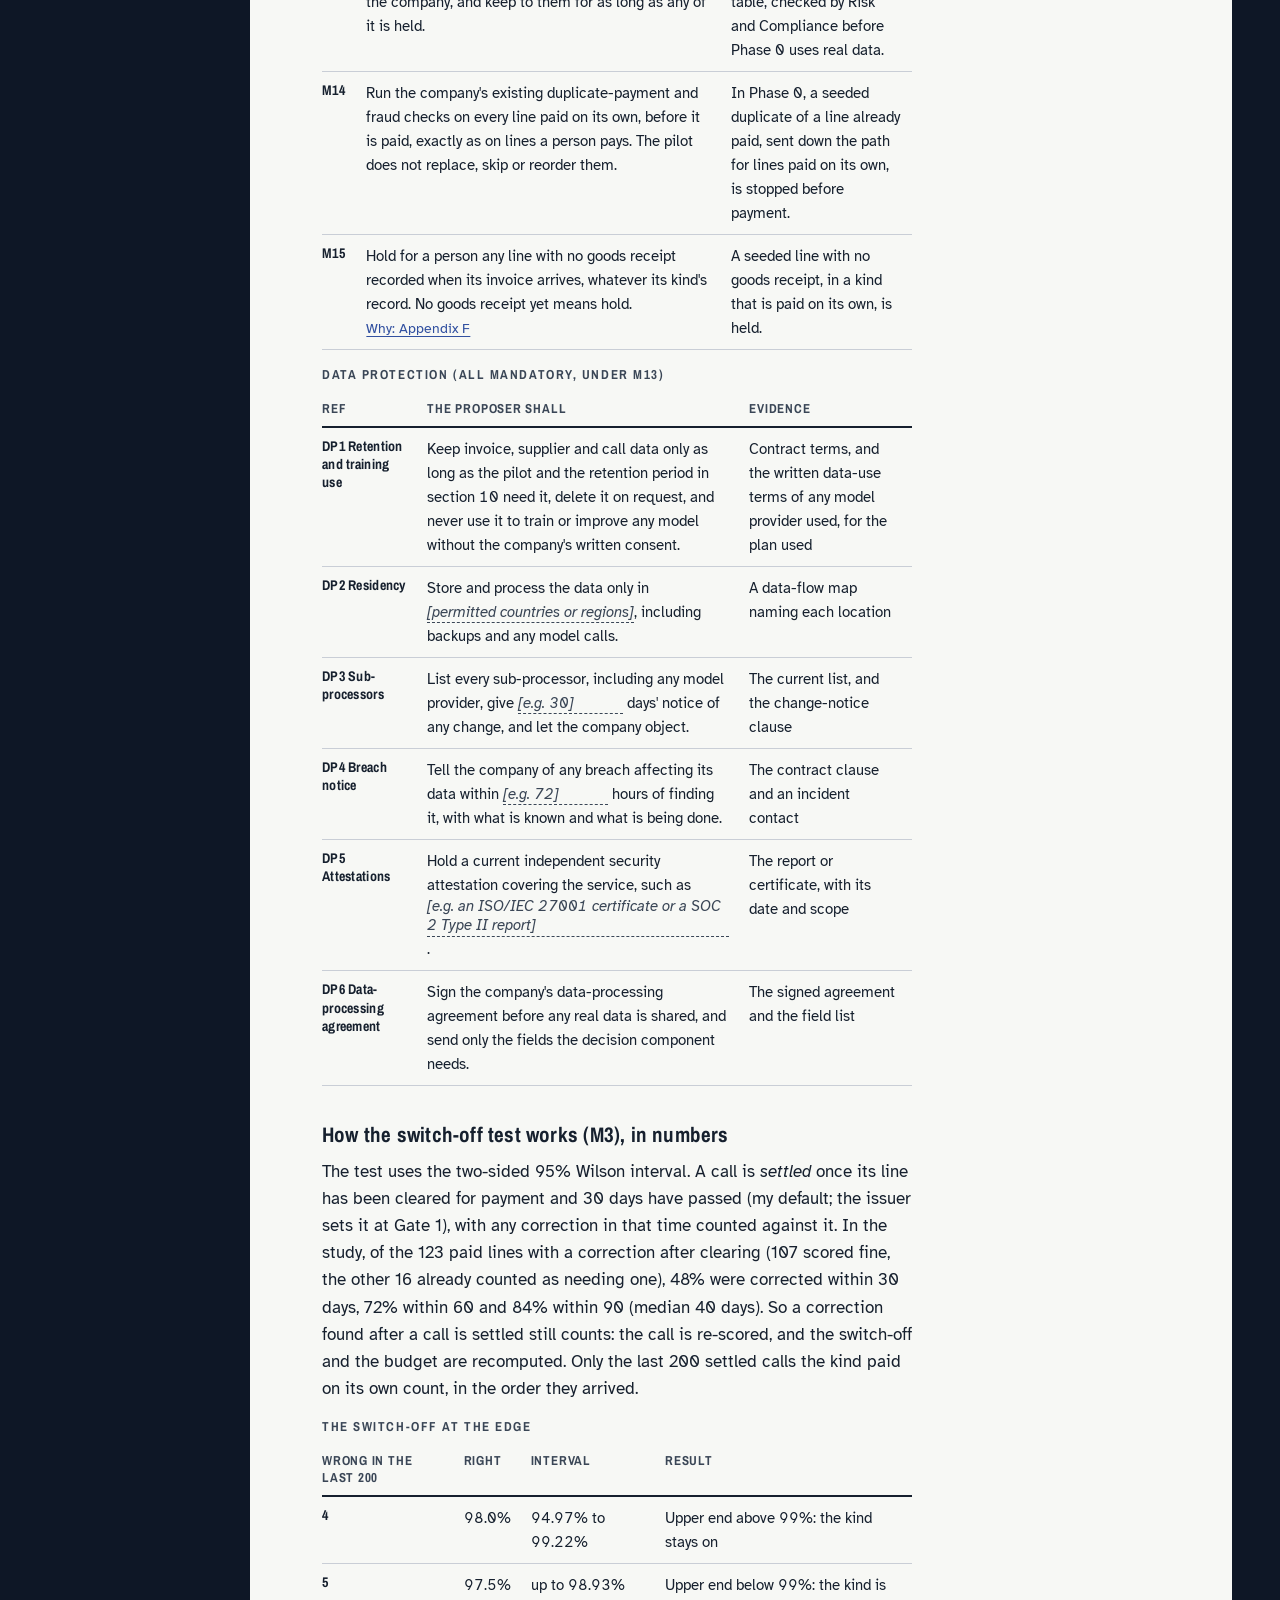
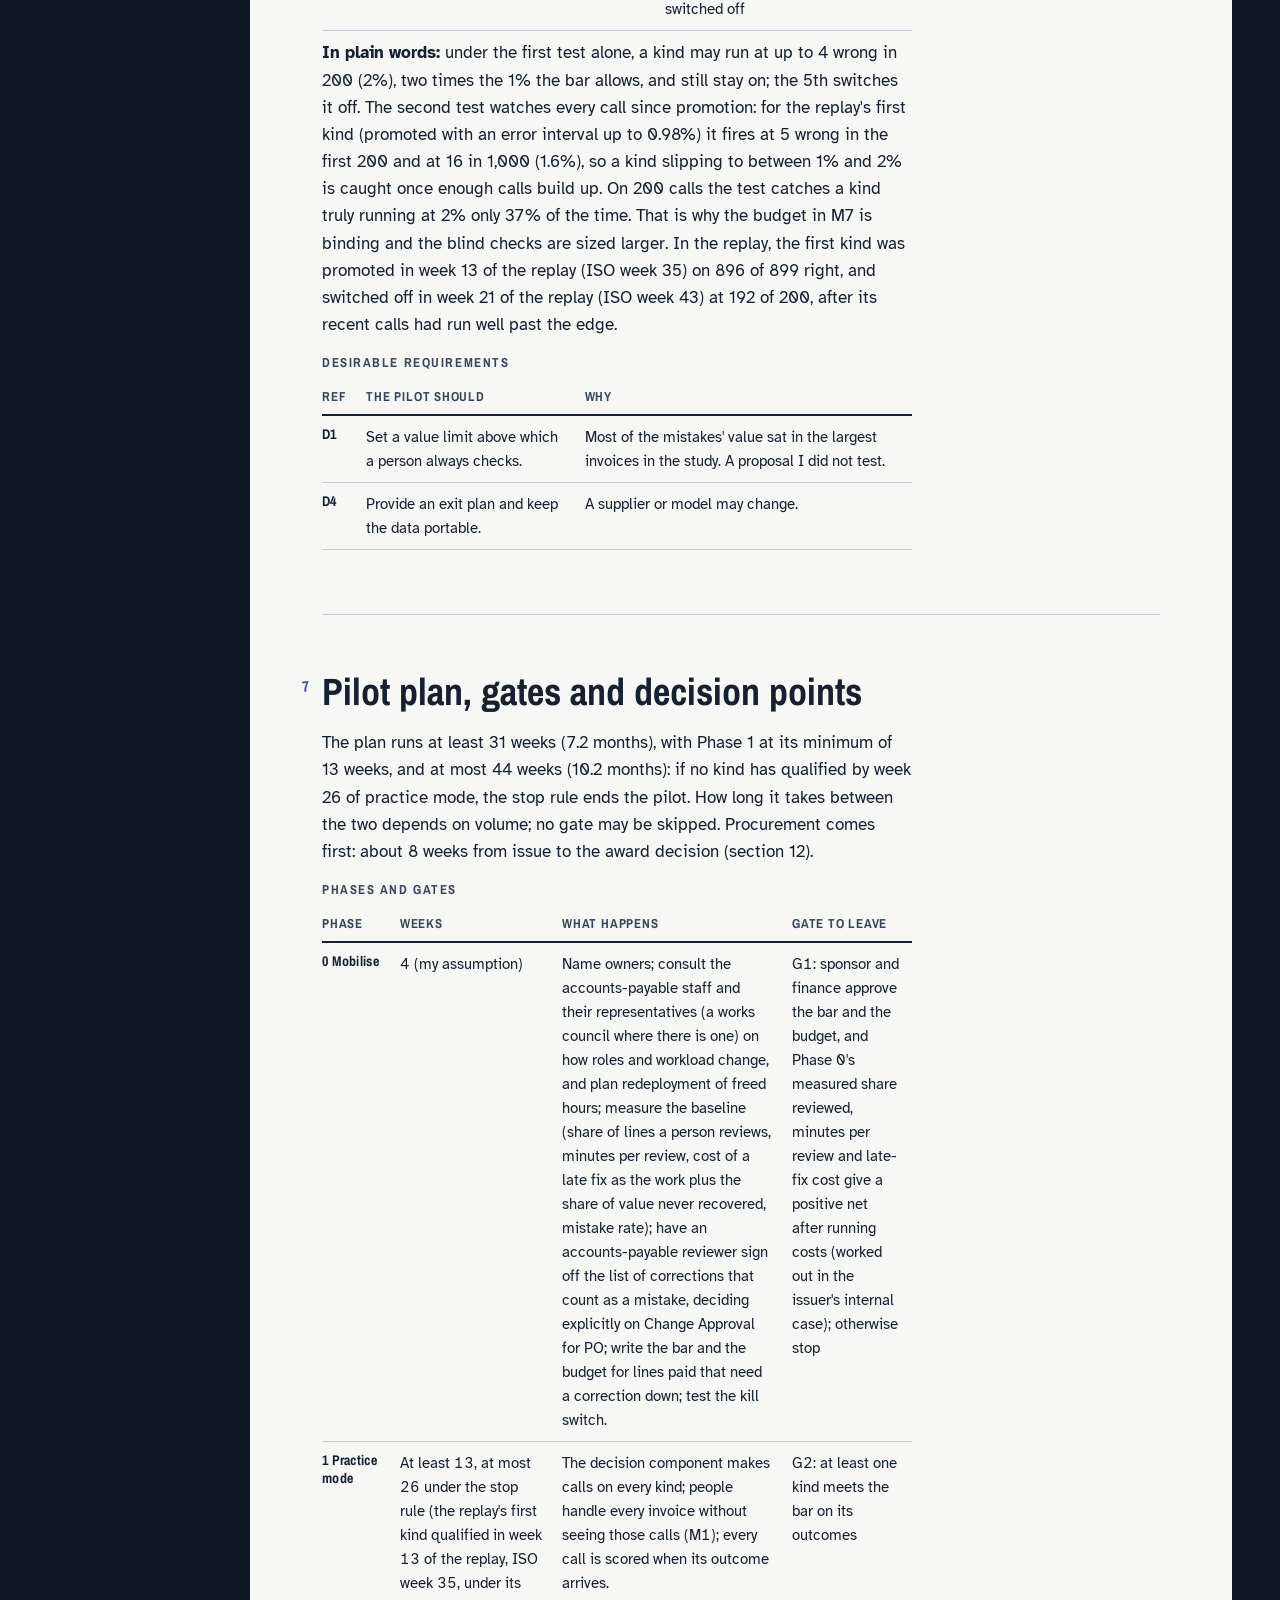
<file: site/rfp.html>
<!doctype html>
<html lang="en">
<head>
<meta charset="utf-8">
<meta name="viewport" content="width=device-width, initial-scale=1">
<title>Understudy: request for a pilot proposal</title>
<meta name="description" content="A model request for proposals for a controlled pilot of AI-assisted invoice clearing: scope, requirements, gates, owners, risks and the cost lines to price, drawn from the study.">
<meta property="og:type" content="article">
<meta property="og:url" content="https://understudy.gurn3k.com/rfp.html">
<meta property="og:title" content="Understudy: request for a pilot proposal">
<meta property="og:description" content="A model request for proposals for a controlled pilot of AI-assisted invoice clearing: scope, requirements, gates, owners, risks and the cost lines to price, drawn from the study.">
<meta property="og:image" content="https://understudy.gurn3k.com/og.png">
<meta property="og:image:width" content="1200">
<meta property="og:image:height" content="630">
<meta property="og:image:alt" content="Understudy. Can an AI decide which invoices are safe to pay without a person checking? A simple rule: paid nothing. Claude, invoice by invoice: not proven. Claude's rulebook: not proven.">
<meta name="twitter:card" content="summary_large_image">
<link rel="icon" href="favicon.svg" type="image/svg+xml">
<link rel="stylesheet" href="fonts/fonts.css">
<link rel="stylesheet" href="style.css">
<script>try{var t=localStorage.getItem("theme");if(t)document.documentElement.dataset.theme=t}catch(e){}</script>
</head>
<body data-doc="request">
<a class="skip" href="#s1">Skip to the summary</a>
<header class="bar">
  <span class="mark">Understudy</span>
  <nav aria-label="Pages" class="tabs"><a href="./">Main report</a><a href="#s1">Summary</a><a href="#s6">Requirements</a><a href="#s7">Pilot plan</a><a href="#s9">Risks</a><a href="#s11">Cost lines</a><a href="#s12">Proposers</a></nav>
  <button class="theme" type="button" aria-label="Switch light or dark theme"><svg viewBox="0 0 20 20" aria-hidden="true"><circle cx="10" cy="10" r="7" fill="none" stroke="currentColor" stroke-width="1.6"/><path d="M10 3a7 7 0 0 1 0 14z" fill="currentColor"/></svg></button>
</header>
<div class="stage">
  <nav class="cues" aria-label="Contents"><ol id="toc"></ol></nav>
  <main class="script" id="main">
    <div id="content">
      <p class="loading" data-loading>Loading the document…</p>
      <noscript><p class="loading">This page draws its figures from data with JavaScript. Please enable it.</p></noscript>
    </div>
    <footer class="end"><span class="money-note">All money values on this page are in US dollars. Invoice values were recorded in euros and are converted at the European Central Bank's average reference rate for 2018; AI costs are at published US-dollar list prices.</span> Data: <a href="https://doi.org/10.4121/uuid:d06aff4b-79f0-45e6-8ec8-e19730c248f1">BPI Challenge 2019</a> by B.F. van Dongen, published by 4TU.ResearchData under <a href="https://creativecommons.org/licenses/by/4.0/">CC BY 4.0</a>. Filtered and aggregated for this analysis; every figure here is derived from that log. The code is open source under the MIT licence: <a href="https://github.com/gurn3k/understudy">github.com/gurn3k/understudy</a>.
    <a class="sign" href="./"><span>Back to the main report</span></a></footer>
  </main>
</div>
<script src="calc.js" defer></script>
<script src="rfp.js" defer></script>
</body>
</html>
</file>
<file: site/fonts/fonts.css>
@font-face{font-family:'Archivo Narrow';font-style:normal;font-weight:400 700;font-display:swap;src:url(ArchivoNarrow.woff2) format('woff2');unicode-range:U+0000-00FF, U+0131, U+0152-0153, U+02BB-02BC, U+02C6, U+02DA, U+02DC, U+0304, U+0308, U+0329, U+2000-206F, U+20AC, U+2122, U+2191, U+2193, U+2212, U+2215, U+FEFF, U+FFFD}
@font-face{font-family:'Atkinson Hyperlegible';font-style:italic;font-weight:400;font-display:swap;src:url(AtkinsonHyperlegible-400i.woff2) format('woff2');unicode-range:U+0000-00FF, U+0131, U+0152-0153, U+02BB-02BC, U+02C6, U+02DA, U+02DC, U+0304, U+0308, U+0329, U+2000-206F, U+20AC, U+2122, U+2191, U+2193, U+2212, U+2215, U+FEFF, U+FFFD}
@font-face{font-family:'Atkinson Hyperlegible';font-style:normal;font-weight:400;font-display:swap;src:url(AtkinsonHyperlegible-400.woff2) format('woff2');unicode-range:U+0000-00FF, U+0131, U+0152-0153, U+02BB-02BC, U+02C6, U+02DA, U+02DC, U+0304, U+0308, U+0329, U+2000-206F, U+20AC, U+2122, U+2191, U+2193, U+2212, U+2215, U+FEFF, U+FFFD}
@font-face{font-family:'Atkinson Hyperlegible';font-style:normal;font-weight:700;font-display:swap;src:url(AtkinsonHyperlegible-700.woff2) format('woff2');unicode-range:U+0000-00FF, U+0131, U+0152-0153, U+02BB-02BC, U+02C6, U+02DA, U+02DC, U+0304, U+0308, U+0329, U+2000-206F, U+20AC, U+2122, U+2191, U+2193, U+2212, U+2215, U+FEFF, U+FFFD}
</file>
<file: site/style.css>
:root {
  --frame: #0e1726; --frame-2: #16213a; --frame-ink: #e7ecf5; --frame-dim: #a9b8d2; --frame-rule: #24314d;
  --paper: #f7f8f5; --ink: #16202e; --ink-2: #3a4656; --rule: #c9ced6; --wash: #eceee8;
  --pencil: #3150a0; --standby: #b8322a; --go: #1f7a45; --cut: #b8322a; --unlit: #c3c8cf;
  --sel: #cfd9f2;
  --display: "Archivo Narrow", "Arial Narrow", sans-serif;
  --body: "Atkinson Hyperlegible", system-ui, sans-serif;
  color-scheme: light;
}
@media (prefers-color-scheme: dark) {
  :root:not([data-theme="light"]) {
    --paper: #1a253b; --ink: #edf1f6; --ink-2: #bfc8d6; --rule: #34435f; --wash: #222f49;
    --pencil: #9db3ee; --standby: #ff8478; --go: #63d394; --cut: #ff8478; --unlit: #46557a; --sel: #2c3f6b;
    color-scheme: dark;
  }
}
:root[data-theme="dark"] {
  --paper: #1a253b; --ink: #edf1f6; --ink-2: #bfc8d6; --rule: #34435f; --wash: #222f49;
  --pencil: #9db3ee; --standby: #ff8478; --go: #63d394; --cut: #ff8478; --unlit: #46557a; --sel: #2c3f6b;
  color-scheme: dark;
}

* { box-sizing: border-box; }
html { scroll-behavior: smooth; scroll-padding-top: 72px; }
@media (prefers-reduced-motion: reduce) { html { scroll-behavior: auto; } }
body { margin: 0; background: var(--frame); color: var(--frame-ink); font: 17px/1.6 var(--body); -webkit-text-size-adjust: 100%; }
::selection { background: var(--sel); color: var(--ink); }
:focus-visible { outline: 2px solid var(--pencil); outline-offset: 3px; border-radius: 2px; }
.bar :focus-visible, .cues :focus-visible { outline-color: var(--frame-ink); }
a { color: var(--pencil); text-underline-offset: 3px; text-decoration-thickness: 1px; }
.skip { position: absolute; left: -999px; top: 8px; background: var(--paper); color: var(--ink); padding: 8px 12px; z-index: 20; }
.skip:focus { left: 16px; }

/* Top bar */
.bar { position: sticky; top: 0; z-index: 10; height: 56px; display: flex; align-items: center; gap: 28px; padding: 0 16px;
  background: var(--frame); border-bottom: 1px solid var(--frame-rule); font: 700 14px var(--display); letter-spacing: .12em; text-transform: uppercase; }
.mark { color: var(--frame-ink); font-size: 16px; letter-spacing: .22em; }
.tabs { display: none; gap: 24px; }
.tabs a { color: var(--frame-dim); text-decoration: none; padding: 6px 0; border-bottom: 2px solid transparent; }
.tabs a:hover, .tabs a[aria-current] { color: var(--frame-ink); border-bottom-color: #5d7fd6; }
.theme { margin-left: auto; width: 36px; height: 36px; display: grid; place-items: center; background: none; border: 1px solid var(--frame-rule); color: var(--frame-dim); border-radius: 50%; cursor: pointer; }
.theme:hover { color: var(--frame-ink); border-color: var(--frame-dim); }
.theme svg { width: 18px; height: 18px; }

/* Stage: cue rail + script */
.stage { display: grid; grid-template-columns: minmax(0, 1fr); }
.cues { position: sticky; top: 56px; z-index: 5; background: var(--frame); border-bottom: 1px solid var(--frame-rule); overflow-x: auto; scrollbar-width: none; }
.cues::-webkit-scrollbar { display: none; }
.cues ol { list-style: none; margin: 0; padding: 10px 16px; display: flex; gap: 18px; white-space: nowrap; }
.cues a { display: flex; align-items: center; gap: 8px; color: var(--frame-dim); text-decoration: none; font: 700 13px var(--display); letter-spacing: .1em; text-transform: uppercase; }
.cues a span { color: #7f95c4; }
.cues a:hover, .cues a[aria-current] { color: var(--frame-ink); }
.lamp { width: 11px; height: 11px; border-radius: 50%; background: #2c3954; flex: none; transition: background-color .4s cubic-bezier(.16,1,.3,1); }
.lamp.standby { background: #d64a3f; box-shadow: 0 0 0 2px var(--frame), 0 0 0 3px #d64a3f; }
.lamp.go { background: #3fae6d; box-shadow: 0 0 0 2px var(--frame), 0 0 0 3px #3fae6d; }
.lamp.cut { background: transparent; box-shadow: inset 0 0 0 2px #d64a3f; }
.cues a[aria-current] { color: var(--frame-ink); text-decoration: underline; text-decoration-color: #5d7fd6; text-underline-offset: 6px; text-decoration-thickness: 2px; }
.sr { position: absolute; width: 1px; height: 1px; overflow: hidden; clip-path: inset(50%); white-space: nowrap; }

.script { background: var(--paper); color: var(--ink); padding: 32px 16px 80px; min-width: 0; }
.loading { color: var(--ink-2); }

@media (min-width: 900px) {
  .bar { padding: 0 32px; }
  .tabs { display: flex; }
  .stage { grid-template-columns: 230px minmax(0, 1fr); }
  .cues { top: 56px; height: calc(100vh - 56px); border: 0; overflow: visible; }
  .cues ol { flex-direction: column; gap: 20px; padding: 48px 24px 0 32px; }
  .script { padding: 56px 48px 120px; }
}
@media (min-width: 1240px) { .stage { grid-template-columns: 250px minmax(0, 1fr) 48px; } .script { padding: 64px 72px 140px; } }

/* Sections and the margin */
section { display: grid; grid-template-columns: minmax(0, 1fr); gap: 0 48px; padding-top: 56px; margin-top: 56px; border-top: 1px solid var(--rule); position: relative; }
section:first-of-type { border-top: 0; margin-top: 0; padding-top: 0; }
@media (min-width: 1240px) { section { grid-template-columns: minmax(0, 68ch) minmax(200px, 1fr); } section.wide { grid-template-columns: minmax(0, 1fr); } section.wide aside.note { margin-top: 24px; padding-top: 16px; border-top: 2px solid var(--ink); } section.wide aside.note ul { display: grid; grid-template-columns: repeat(auto-fit, minmax(220px, 1fr)); gap: 0 32px; } }
.col { min-width: 0; }
.col { position: relative; }
.marg { display: inline-block; font: 700 15px/1 var(--display); color: var(--pencil); letter-spacing: .04em; transform: rotate(-7deg); margin-right: 10px; vertical-align: .35em; white-space: nowrap; }
@media (min-width: 900px) { h1, h2 { position: relative; } .marg { position: absolute; right: calc(100% + 12px); top: .5em; margin: 0; } }
h1 { font: 700 clamp(34px, 5.2vw, 56px)/1.04 var(--display); letter-spacing: -.01em; margin: 0 0 22px; text-wrap: balance; max-width: 22ch; }
h2 { font: 700 clamp(28px, 3.4vw, 38px)/1.1 var(--display); margin: 0 0 16px; text-wrap: balance; }
h3 { font: 700 21px/1.2 var(--display); margin: 36px 0 10px; letter-spacing: .01em; }
p { margin: 0 0 16px; max-width: 36em; text-wrap: pretty; }
.lede { font-size: 19px; color: var(--ink-2); }
.small { font-size: 15px; color: var(--ink-2); }
strong { font-weight: 700; }
.num { font-variant-numeric: tabular-nums; }

aside.note { font-size: 15px; line-height: 1.55; color: var(--ink-2); padding-top: 4px; }
aside.note h3 { font: 700 13px var(--display); letter-spacing: .14em; text-transform: uppercase; margin: 0 0 10px; color: var(--ink); }
aside.note ul { margin: 0; padding: 0; list-style: none; }
aside.note li { padding: 8px 0; border-top: 1px solid var(--rule); }
@media (max-width: 1239px) { aside.note { margin-top: 24px; padding: 16px 0 0; border-top: 2px solid var(--ink); } }

/* The answer */
.verdict { border-top: 2px solid var(--ink); margin-top: 32px; padding-top: 22px; }
#q1 .headline { font: 700 clamp(26px, 3.4vw, 40px)/1.15 var(--display); max-width: 30ch; margin: 0 0 24px; padding: 16px 0 0; border-top: 2px solid var(--ink); }
.headline { font: 700 clamp(22px, 2.6vw, 28px)/1.3 var(--display); margin: 0 0 18px; max-width: 34ch; }
.say { display: flex; gap: 12px; align-items: baseline; margin: 0 0 10px; }
.say b em { display: block; font: 400 12px var(--body); letter-spacing: 0; text-transform: none; color: var(--ink-2); font-style: italic; }
.say b s { text-decoration-color: var(--pencil); text-decoration-thickness: 2px; }
.say b { width: 11em; font: 700 13px var(--display); letter-spacing: .12em; text-transform: uppercase; color: var(--pencil); min-width: 9.5em; }
@media (max-width: 480px) { .say { flex-direction: column; gap: 2px; } }
.struck { color: var(--ink-2); }
.struck s { text-decoration-color: var(--pencil); text-decoration-thickness: 2px; }

/* Bound plot */
.plot { margin: 28px 0 8px; }
.plot svg { width: 100%; height: auto; display: block; overflow: visible; }
.plot text { fill: var(--ink-2); font: 13px var(--body); }
.plot .note-chosen { display: none; }
@media (max-width: 600px) { .plot .note-chosen { display: block; } }
.plot .lab { fill: var(--ink); font: 700 14px var(--display); }
.plot .tick { stroke: var(--rule); }
.plot .barline { stroke: var(--standby); stroke-width: 2; }
.plot .barlab { fill: var(--standby); font: 700 13px var(--display); letter-spacing: .08em; }
.plot .iv { stroke: var(--ink-2); stroke-width: 2; }
.plot .pt { fill: var(--ink); }
.plot .pt.chosen { fill: var(--pencil); }

/* Tables */
.tablewrap { overflow-x: auto; margin: 16px 0 8px; }
table { border-collapse: collapse; width: 100%; font-size: 15px; font-variant-numeric: tabular-nums; }
caption { text-align: left; font: 700 13px var(--display); letter-spacing: .12em; text-transform: uppercase; color: var(--ink-2); padding-bottom: 8px; }
th, td { text-align: right; padding: 9px 10px; border-bottom: 1px solid var(--rule); vertical-align: top; }
th:first-child, td:first-child { text-align: left; padding-left: 0; }
thead th { font: 700 13px var(--display); letter-spacing: .06em; text-transform: uppercase; color: var(--ink-2); border-bottom: 2px solid var(--ink); }
tr.chosen td { background: var(--wash); }
.state { font: 700 12px var(--display); letter-spacing: .12em; }
.state.go { color: var(--go); } .state.standby { color: var(--standby); } .state.cut { color: var(--cut); }

/* Bars drawn to scale */
.bars { list-style: none; margin: 18px 0 8px; padding: 0; }
.bars li { display: grid; grid-template-columns: minmax(0, 15em) minmax(0, 1fr) 6.5em; gap: 12px; align-items: center; padding: 5px 0; font-size: 15px; }
.bars .name { overflow-wrap: anywhere; }
.bars .track { height: 14px; background: var(--wash); position: relative; }
.bars .fill { position: absolute; inset: 0 auto 0 0; background: var(--ink); }
.bars .fill.batch { background: var(--pencil); opacity: .55; }
.bars .val { text-align: right; font-variant-numeric: tabular-nums; }
.bars li.hit .name { font-weight: 700; }
.bars li.hit .fill { background: var(--pencil); }
@media (max-width: 560px) { .bars li { grid-template-columns: 1fr 5.5em; } .bars .track { grid-column: 1 / -1; grid-row: 2; } }

/* Open-the-cases buttons */
.open { display: inline-flex; align-items: center; gap: 8px; margin: 6px 0 14px; padding: 7px 12px; font: 700 14px var(--display); letter-spacing: .06em;
  color: var(--pencil); background: none; border: 1px solid var(--pencil); border-radius: 2px; cursor: pointer; }
.open:hover { background: var(--pencil); color: var(--paper); }
.open svg { width: 14px; height: 14px; }

/* Cue sheet (signature) */
.sheet { margin: 22px 0 10px; }
.sheet-scroll { overflow-x: auto; padding-bottom: 6px; }
.grid { display: grid; grid-template-columns: minmax(150px, 13em) repeat(var(--weeks), 16px) 6em; gap: 3px 2px; align-items: center; font-size: 13px; min-width: max-content; }
.grid .rowlab { position: sticky; left: 0; z-index: 1; background: var(--paper); padding-right: 10px; overflow: hidden; text-overflow: ellipsis; white-space: nowrap; font-size: 15px; }
.grid .rowstate { padding-left: 10px; }
.cell { width: 16px; height: 16px; display: grid; place-items: center; }
.cell i { display: block; width: 6px; height: 6px; border-radius: 50%; background: var(--unlit); }
.cell.standby i { width: 5px; height: 5px; background: var(--standby); opacity: .55; }
.cell.standby.now i { width: 10px; height: 10px; opacity: 1; box-shadow: 0 0 0 2px var(--paper), 0 0 0 3px var(--standby); }
.legend .cell.standby i { width: 10px; height: 10px; opacity: 1; box-shadow: 0 0 0 2px var(--paper), 0 0 0 3px var(--standby); }
.cell.go i { width: 11px; height: 11px; background: var(--go); }
.cell.go.now i, .legend .cell.go i { box-shadow: 0 0 0 2px var(--paper), 0 0 0 3px var(--go); }
.cell.cut i { width: 12px; height: 12px; background: none; border-radius: 0; position: relative; }
.cell.cut i::before, .cell.cut i::after { content: ""; position: absolute; left: 5px; top: -1px; width: 2px; height: 14px; background: var(--cut); transform: rotate(45deg); }
.cell.cut i::after { transform: rotate(-45deg); }
.cell.future { opacity: .25; }
.cell.now { outline: 1px solid var(--ink); outline-offset: 0; }
.weekhead { font-size: 11px; color: var(--ink-2); writing-mode: vertical-rl; transform: rotate(180deg); height: 48px; text-align: left; }
.legend { display: flex; flex-wrap: wrap; gap: 18px; font-size: 15px; color: var(--ink-2); margin: 12px 0; }
.legend span { display: inline-flex; align-items: center; gap: 6px; }
.scrub { display: grid; grid-template-columns: auto 1fr; gap: 6px 16px; align-items: center; margin: 18px 0 6px; }
.scrub label { font: 700 13px var(--display); letter-spacing: .12em; text-transform: uppercase; color: var(--ink-2); }
.scrub input[type=range] { width: 100%; accent-color: var(--pencil); }
.scrub output { grid-column: 1 / -1; font-variant-numeric: tabular-nums; font-size: 15px; }

/* Cost */
.cost { display: grid; grid-template-columns: 1fr; gap: 0; margin: 20px 0; border-top: 2px solid var(--ink); }
.cost div { padding: 16px 0; border-bottom: 1px solid var(--rule); }
.cost .big { font: 700 clamp(30px, 4vw, 44px)/1 var(--display); font-variant-numeric: tabular-nums; display: block; margin: 6px 0; }
@media (min-width: 700px) { .cost { grid-template-columns: 1fr 1fr; gap: 0 32px; } }

/* Method */
details { border-top: 2px solid var(--ink); margin-top: 18px; }
summary { cursor: pointer; padding: 14px 0; font: 700 20px var(--display); list-style: none; display: flex; justify-content: space-between; align-items: center; }
summary::-webkit-details-marker { display: none; }
summary::after { content: "Open"; font: 700 13px var(--display); letter-spacing: .12em; text-transform: uppercase; color: var(--pencil); }
details[open] summary::after { content: "Close"; }
.adrs { list-style: none; padding: 0; margin: 0 0 16px; }
.adrs li { display: grid; grid-template-columns: 3.4em 1fr; gap: 8px; padding: 8px 0; border-bottom: 1px solid var(--rule); font-size: 15px; }
.adrs .n { font: 700 14px var(--display); color: var(--pencil); }
.adrs .replaced { text-decoration: line-through; text-decoration-color: var(--pencil); color: var(--ink-2); }
.adrs em { font-style: normal; font-size: 13px; color: var(--ink-2); }
footer.end { margin-top: 64px; padding-top: 16px; border-top: 1px solid var(--rule); font-size: 15px; color: var(--ink-2); }

/* Drawer */
.drawer { position: fixed; z-index: 30; top: 0; right: 0; bottom: 0; width: min(560px, 100vw); background: var(--paper); color: var(--ink);
  border-left: 1px solid var(--rule); box-shadow: -12px 0 32px rgba(8, 14, 26, .28); display: flex; flex-direction: column;
  animation: slide-in .45s cubic-bezier(.16,1,.3,1); }
.drawer[hidden] { display: none; }
@keyframes slide-in { from { transform: translateX(100%); } to { transform: none; } }
@media (prefers-reduced-motion: reduce) { .drawer { animation: none; } }
.drawer-head { display: flex; justify-content: space-between; align-items: center; gap: 12px; padding: 16px 20px; border-bottom: 2px solid var(--ink); }
.drawer-head h2 { font-size: 21px; margin: 0; }
.close { font: 700 14px var(--display); letter-spacing: .08em; padding: 7px 12px; background: none; color: var(--ink); border: 1px solid var(--ink); cursor: pointer; border-radius: 2px; }
.close:hover { background: var(--ink); color: var(--paper); }
.drawer-note { padding: 12px 20px 0; font-size: 15px; color: var(--ink-2); margin: 0; }
.drawer-body { overflow: auto; padding: 4px 20px 24px; }
.drawer-body table { font-size: 15px; }
.drawer-body td:first-child { font-family: var(--display); letter-spacing: .02em; }
.more { margin-top: 12px; }

/* Plain layer: the account a non-specialist reads first; statistics sit in the fold below it. */
.plainlist { margin: 0 0 18px; padding-left: 1.4em; }
.plainlist li { padding: 3px 0; }
table.score td:first-child { text-align: left; }
/* The request's Appendix F: why each requirement is asked, one entry per M number, linked from section 6. */
.whys { margin: 0; border-bottom: 1px solid var(--rule); }
.whys > div { display: grid; grid-template-columns: 3.5em minmax(0, 1fr); gap: 0 12px; padding: 10px 0; border-top: 1px solid var(--rule); }
.whys dt { font: 700 15px/1.5 var(--display); }
.whys dd { margin: 0; }
.whys > div:target { background: var(--wash); }
a.why { white-space: nowrap; font-size: 14px; }
/* Tables of sentences (Method's changes made after a result): every column reads left to right. */
table.score.prose td { text-align: left; }
.budget li.hit .fill { background: var(--standby); }
.budget .fill.ok { background: var(--go); }
details.detail { margin-top: 32px; }
details.detail summary { font-size: 17px; }
ul.fine { font-size: 15px; line-height: 1.55; color: var(--ink-2); margin: 18px 0 0; padding: 0; list-style: none; }
ul.fine li { padding: 8px 0; border-top: 1px solid var(--rule); }

/* Words used on the page */
details.words { border-top: 1px solid var(--rule); margin: 8px 0 24px; }
details.words summary { font-size: 17px; }
.words dl { margin: 0; display: grid; gap: 0; }
.words dl div { padding: 10px 0; border-top: 1px solid var(--rule); }
.words dt { font: 700 16px var(--display); letter-spacing: .02em; }
.words dd { margin: 2px 0 0; font-size: 15px; color: var(--ink-2); max-width: 68ch; }
@media (min-width: 900px) { .words dl { grid-template-columns: 1fr 1fr; column-gap: 32px; } }
.understudies li { padding: 6px 0; }

/* Follow 1,000 invoices */
.explorer { margin: 26px 0 22px; padding: 18px 0 4px; border-top: 2px solid var(--ink); border-bottom: 1px solid var(--rule); }
.ex-title { font: 700 21px/1.2 var(--display); margin: 0 0 12px; }
.seg { display: flex; flex-wrap: wrap; gap: 8px; margin: 0 0 18px; }
.seg button { font: 700 15px var(--display); letter-spacing: .04em; padding: 9px 14px; min-height: 44px; background: none; color: var(--ink); border: 1px solid var(--ink); border-radius: 2px; cursor: pointer; }
.seg button:hover { background: var(--wash); }
.seg button[aria-pressed="true"] { background: var(--ink); color: var(--paper); }
.ex-body { display: grid; gap: 20px; }
@media (min-width: 900px) { .ex-body { grid-template-columns: minmax(0, 1.1fr) minmax(0, 1fr); align-items: start; } }
.waffle { display: grid; grid-template-columns: repeat(40, 1fr); gap: 1px; max-width: 560px; }
.waffle i, .sw { display: block; aspect-ratio: 1; box-shadow: inset 0 0 0 1px var(--rule); }
.waffle i { transition: background-color .3s cubic-bezier(.16,1,.3,1); }
@media (prefers-reduced-motion: reduce) { .waffle i { transition: none; } }
.waffle i.paid, .sw.paid { background: var(--pencil); box-shadow: none; }
.waffle i.fix, .sw.fix { background: var(--standby); box-shadow: none; outline: 2px solid var(--standby); outline-offset: 1px; position: relative; z-index: 1; }
.sw { width: 14px; height: 14px; flex: none; }
.ex-text h4 { font: 700 19px var(--display); margin: 0 0 6px; }
.ex-text p { margin: 0 0 12px; }
.ex-nums { display: grid; grid-template-columns: repeat(3, 1fr); gap: 10px; margin: 0 0 12px; }
.ex-nums div { border-top: 1px solid var(--rule); padding-top: 6px; }
.ex-nums dt { font-size: 13px; color: var(--ink-2); line-height: 1.3; }
.ex-nums dd { margin: 4px 0 0; font: 700 28px/1 var(--display); font-variant-numeric: tabular-nums; }
.ex-verdict { font-weight: 700; }
.explorer .legend { margin: 14px 0 6px; }

/* Comparison bars and callouts */
.pair-title { font: 700 15px var(--display); letter-spacing: .04em; margin: 18px 0 0; }
.bars.pair li.hit .fill { background: var(--standby); }
.bars.proof .fill { background: var(--pencil); }
.callout { font-size: 19px; border-top: 2px solid var(--ink); border-bottom: 2px solid var(--ink); padding: 14px 0; margin: 22px 0; }
.callout.rec { font-size: 17px; padding: 10px 0; } .callout.rec p { margin: 6px 0; }
table.scale .sub { display: block; font-size: 13px; color: var(--ink-2); }
dd, li { text-wrap: pretty; }
h2.sub { font: 700 21px/1.2 var(--display); margin: 36px 0 10px; letter-spacing: .01em; }
table.score tr.chosen td:first-child { padding-left: 10px; }
.ex-title { font: 700 21px/1.2 var(--display); margin: 0 0 12px; }

/* Summary strip */
.strip { list-style: none; margin: 0 0 28px; padding: 0; display: grid; grid-template-columns: 1fr; border-top: 1px solid var(--rule); }
.strip li { padding: 12px 0; border-bottom: 1px solid var(--rule); display: grid; gap: 2px; }
.strip .who { font: 700 13px var(--display); letter-spacing: .1em; text-transform: uppercase; color: var(--ink-2); }
.strip .what { font: 700 24px/1.15 var(--display); color: var(--standby); }
.strip .near .what { color: var(--pencil); }
.strip .why { font-size: 15px; color: var(--ink-2); }
@media (min-width: 760px) { .strip { grid-template-columns: repeat(3, 1fr); column-gap: 28px; } .strip li { border-bottom: 0; } }

/* Invoice journey */
.journey, .race { margin: 26px 0 24px; padding: 16px 0 6px; border-top: 2px solid var(--ink); border-bottom: 1px solid var(--rule); }
.journey-head { display: flex; justify-content: space-between; align-items: center; gap: 12px; margin-bottom: 12px; }
.j-title { font: 700 19px/1.2 var(--display); margin: 0; }
.replay { font: 700 13px var(--display); letter-spacing: .08em; text-transform: uppercase; padding: 8px 12px; min-height: 40px; background: none; color: var(--pencil); border: 1px solid var(--pencil); border-radius: 2px; cursor: pointer; flex: none; }
.replay:hover { background: var(--pencil); color: var(--paper); }
@media (prefers-reduced-motion: reduce) { .replay { display: none; } }
.lane { display: grid; grid-template-columns: 1fr 1fr; gap: 6px 18px; padding: 10px 0; border-top: 1px solid var(--rule); }
.lane.faint { opacity: .78; }
.lane-lab { grid-column: 1 / -1; margin: 0; font-size: 15px; }
.lane-lab span { color: var(--ink-2); }
@media (min-width: 760px) { .lane { grid-template-columns: 13em 1fr 1fr; align-items: start; } .lane-lab { grid-column: auto; } }
.pile-n { display: block; font: 700 13px var(--display); letter-spacing: .04em; color: var(--ink-2); margin-bottom: 4px; font-variant-numeric: tabular-nums; }
.dots { display: flex; flex-wrap: wrap; gap: 3px; max-width: calc(10 * 11px); min-height: 8px; }
.dots i { width: 8px; height: 8px; border-radius: 50%; display: block; }
.dots i.paid { background: var(--pencil); }
.dots i.fix { background: var(--standby); box-shadow: 0 0 0 2px var(--paper), 0 0 0 3px var(--standby); }
.dots i.held { box-shadow: inset 0 0 0 1.5px var(--ink-2); opacity: .7; }
.journey.ready .dots i { transform: translateX(var(--dx, 0)); opacity: 0; }
.journey.ready.go .dots i { transform: none; opacity: 1; transition: transform .7s cubic-bezier(.16,1,.3,1) var(--delay, 0ms), opacity .3s ease var(--delay, 0ms); }
.journey figcaption { margin-top: 10px; }
.lane-n { grid-column: 1 / -1; margin: 0; font-size: 13px; color: var(--ink-2); font-variant-numeric: tabular-nums; }

/* Race */
.race svg { width: 100%; height: auto; display: block; overflow: visible; }
.race text { fill: var(--ink-2); font: 13px var(--body); }
.race .tick { stroke: var(--rule); }
.race .ln { fill: none; stroke-width: 2.5; stroke-linejoin: round; stroke-linecap: round; }
.race .ln.real { stroke: var(--ink); }
.race .ln.agr { stroke: var(--standby); }
.race .mk.real { fill: var(--ink); stroke: var(--paper); stroke-width: 2; }
.race .mk.agr { fill: var(--standby); stroke: var(--paper); stroke-width: 2; }
.race .mk-t { font: 700 12px var(--display); letter-spacing: .06em; }
.race .end { font: 700 14px var(--display); fill: var(--ink); }
.race.ready .ln { stroke-dasharray: 1; stroke-dashoffset: 1; }
.race.ready.go .ln { stroke-dashoffset: 0; transition: stroke-dashoffset 2.6s cubic-bezier(.33,0,.2,1); }
.race.ready .end, .race.ready .mk, .race.ready .mk-t { opacity: 0; }
.race.ready.go .end, .race.ready.go .mk, .race.ready.go .mk-t { opacity: 1; transition: opacity .4s ease 2.4s; }

/* Maker's mark */
.sign { display: flex; align-items: center; gap: 14px; width: fit-content; margin-top: 22px; padding-top: 18px; border-top: 1px solid var(--rule); color: var(--ink-2); text-decoration: none; font: 700 13px var(--display); letter-spacing: .08em; text-transform: uppercase; min-height: 44px; }
.sign .logo { width: auto; height: 50px; margin: -6px -8px; display: block; }
.sign .lg-a { fill: var(--ink); }
.sign .lg-b { fill: var(--pencil); }
.sign:hover span { color: var(--pencil); text-decoration: underline; text-underline-offset: 3px; }

/* Q8: how each approach works, and what to watch live */
.vh { position: absolute; width: 1px; height: 1px; overflow: hidden; clip: rect(0 0 0 0); white-space: nowrap; }
table.how { min-width: 620px; }
table.how th, table.how td { text-align: left; }
table.how tbody th { font: 700 14px/1.3 var(--display); letter-spacing: .02em; width: 9em; padding-left: 0; }
table.how td { width: calc((100% - 9em) / 3); }
.kpis { display: grid; grid-template-columns: 1fr; gap: 0; margin: 16px 0; border-top: 2px solid var(--ink); }
.kpis > div { padding: 14px 0 6px; border-bottom: 1px solid var(--rule); }
.kpis h4 { font: 700 18px/1.2 var(--display); margin: 0 0 8px; }
.kpis p { margin: 0 0 6px; }
.kpis ul { margin: 0 0 8px; padding-left: 1.2em; }
.kpis li { padding: 2px 0; }
.kpis-all { font: 700 18px/1.2 var(--display); margin: 24px 0 8px; }

/* The business case */
.biz-inputs { display: grid; gap: 10px 24px; margin: 22px 0 6px; padding: 14px 0; border-top: 2px solid var(--ink); }
.biz-inputs label { display: grid; gap: 6px; font: 700 13px var(--display); letter-spacing: .08em; text-transform: uppercase; color: var(--ink-2); }
.biz-inputs select, .biz-inputs input { font: 400 18px var(--body, inherit); color: var(--ink); background: var(--paper); border: 1px solid var(--ink); border-radius: 2px; padding: 8px 10px; min-height: 44px; width: 100%; max-width: 12em; }
.biz-inputs p { margin: 0; grid-column: 1 / -1; }
.biz-inputs .clamp { font: 400 13px/1.3 var(--body, inherit); text-transform: none; letter-spacing: 0; color: var(--ink); } .biz-inputs .clamp:empty { display: none; }
@media (min-width: 700px) { .biz-inputs { grid-template-columns: auto auto; justify-content: start; } }
.biz-tiles { margin-top: 8px; }
.jump { margin: -8px 0 18px; }
.jump a { font: 700 15px var(--display); letter-spacing: .04em; color: var(--pencil); text-decoration: underline; text-underline-offset: 3px; }
.footnote { margin-top: 28px; padding-top: 10px; border-top: 1px solid var(--rule); }
.money-note { display: block; margin-bottom: 8px; }

/* Request for proposals page */
table.rfp { min-width: 560px; }
table.rfp th, table.rfp td { text-align: left; }
table.rfp tbody th { font: 700 14px/1.3 var(--display); letter-spacing: .02em; padding-left: 0; }
table.raci td, table.raci thead th:not(:first-child) { text-align: center; }
table.raci { min-width: 640px; }
table.scen td { text-align: right; }
table.scen { min-width: 600px; }
.blank { display: inline-block; min-width: 7em; border-bottom: 1px dashed var(--ink-2); color: var(--ink-2); font-style: italic; line-height: 1.3; }
@media print {
  /* One column on paper: the contents rail is hidden, so the grid must not keep its width (landscape, scaled print). */
  .stage { display: block !important; }
  .script { padding: 0 !important; }
  /* Paper is always light: the light tokens win over a dark theme or a dark system setting. */
  :root, :root[data-theme], :root:not([data-theme="light"]) {
    --paper: #fff; --ink: #16202e; --ink-2: #3a4656; --rule: #c9ced6; --wash: #eceee8;
    --pencil: #3150a0; --standby: #b8322a; --go: #1f7a45; --cut: #b8322a; --unlit: #c3c8cf; --sel: #cfd9f2;
    color-scheme: light;
  }
  * { -webkit-print-color-adjust: exact; print-color-adjust: exact; }
  .bar, .cues, .skip, .theme, .drawer, .replay { display: none !important; }
  body, .script { background: #fff !important; color: #000 !important; }
  .tablewrap { overflow: visible; }
  table.rfp, table.raci, table.scen, table.keys, table.how { min-width: 0; }
  section { break-inside: avoid-page; }
  /* Every fold prints open (app.js also opens them on beforeprint). */
  details::details-content { content-visibility: visible; display: block; }
  summary::after { content: none !important; }
  /* Inputs print as their values, not as boxes. */
  input, select { border: 0 !important; background: none !important; appearance: none; -webkit-appearance: none; padding: 0; font-weight: 700; color: #000; }
  input[type="range"] { display: none; }
  /* Charts that animate in print in their finished state. */
  .journey.ready .dots i, .race.ready .end, .race.ready .mk, .race.ready .mk-t { opacity: 1 !important; transform: none !important; }
}
/* Phone: long requirement and risk tables stack each row as a card, labelled by its column. */
@media screen and (max-width: 600px) {
  table.cards, table.cards tbody, table.cards tr, table.cards th, table.cards td { display: block; width: auto; }
  table.cards { min-width: 0; }
  table.cards caption { display: block; }
  table.cards thead { position: absolute; width: 1px; height: 1px; overflow: hidden; clip-path: inset(50%); white-space: nowrap; }
  table.cards tr { border-top: 1px solid var(--rule); padding: 10px 0; }
  table.cards tbody th, table.cards td { border: 0; padding: 2px 0; text-align: left; }
  table.cards td[data-label]::before { content: attr(data-label) ": "; font: 700 12px var(--display); letter-spacing: .08em; text-transform: uppercase; color: var(--ink-2); }
}
.warn { font-weight: 700; color: var(--standby); margin: 12px 0 0; }
.warn:empty { display: none; }
/* The internal case's return table: its ROI and payback columns wait for an integration cost; one note says so. */
table.scen.no-int th:nth-child(n+6), table.scen.no-int td:nth-child(n+6) { display: none; }
.note-int { margin: 12px 0 0; }
.note-int:empty { display: none; }
.tline { margin: 8px 0 20px; }
.tline-bar { display: flex; gap: 3px; min-height: 58px; }
.tline .seg { min-width: 5.2em; display: flex; flex-direction: column; justify-content: center; padding: 6px 8px; min-width: 0; color: #fff; overflow: hidden; }
.tline .seg b { font: 700 13px/1.15 var(--display); letter-spacing: .03em; overflow-wrap: anywhere; }
.tline .seg i { font: 400 12px/1.2 var(--body); font-style: normal; opacity: .9; }
.tline .pre { background: repeating-linear-gradient(135deg, #5b6678 0 6px, #485162 6px 12px); } .tline .s0 { background: #5b6678; } .tline .s1 { background: #3150a0; } .tline .s2 { background: #1f7a45; } .tline .s3 { background: #5b6678; }
@media (max-width: 560px) { .tline-bar { flex-direction: column; min-height: 0; } .tline .seg { flex: none !important; flex-direction: row; justify-content: space-between; } }
@media (min-width: 561px) { .tline .seg { min-width: 4.8em; } .tline .seg b { overflow-wrap: normal; } }
table.keys { min-width: 600px; }
table.num td { text-align: right; }
table.money td { white-space: nowrap; }
/* Money tables (ADR 0021): a row's plain-words note sits under its label, not in bold. */
table th .small { display: block; font-weight: 400; letter-spacing: 0; }
.ask { border-top: 2px solid var(--ink); padding-top: 12px; margin: 22px 0 14px; font-size: 18px; }
.bars-title { font: 700 13px var(--display); letter-spacing: .12em; text-transform: uppercase; color: var(--ink-2); margin: 20px 0 0; }
.dcards { display: grid; grid-template-columns: 1fr; gap: 16px; margin: 20px 0; }
.dcard { background: var(--wash); border-top: 4px solid var(--pencil); padding: 16px 18px 6px; }
.dcard h3 { margin: 4px 0 10px; }
.dcard p { margin: 0 0 10px; }
.dcard-id { font: 700 13px var(--display); letter-spacing: .12em; text-transform: uppercase; color: var(--pencil); }
.dcard-ask { border-top: 1px solid var(--rule); padding-top: 10px; }
/* RFP contents: the section being read lights green */
#toc a[aria-current] .lamp { background: #3fae6d; box-shadow: 0 0 0 2px var(--frame), 0 0 0 3px #3fae6d, 0 0 10px 2px rgba(63, 174, 109, .75); }
#toc a[aria-current] { color: var(--frame-ink); }
@media (prefers-reduced-motion: no-preference) { #toc .lamp { transition: background-color .3s, box-shadow .3s; } }
.dcard .bars .track { background: var(--paper); }
/* The money calculator (calc.js): inputs and, beside them, every key result, each with its state in words. */
.calc { display: grid; gap: 16px 32px; margin: 22px 0 10px; padding-top: 14px; border-top: 2px solid var(--ink); }
.calc .biz-inputs { margin: 0; padding: 0; border-top: 0; align-content: start; }
.calc-out { min-width: 0; }
.calc-head { font: 700 13px var(--display); letter-spacing: .12em; text-transform: uppercase; color: var(--ink-2); margin: 0 0 6px; }
.calc-out dl { margin: 0; border-bottom: 1px solid var(--rule); }
.calc-out dl > div { display: grid; grid-template-columns: minmax(0, 1fr) auto; gap: 2px 12px; padding: 9px 0; border-top: 1px solid var(--rule); }
.calc-out dt { grid-column: 1; grid-row: 1; font: 700 13px/1.3 var(--display); letter-spacing: .06em; text-transform: uppercase; color: var(--ink); align-self: center; }
.calc-out dd { display: contents; }
.calc-out dd b { grid-column: 2; grid-row: 1; font: 700 22px/1.15 var(--display); font-variant-numeric: tabular-nums; text-align: right; white-space: nowrap; }
.calc-out dd b[data-out$="-r-be"] { font-size: 17px; }
/* One tag per figure, then a one-line note on the same row. */
.calc-state { grid-column: 1 / -1; grid-row: 2; justify-self: start; font: 700 11px var(--display); letter-spacing: .1em; text-transform: uppercase; color: var(--pencil); border: 1px solid currentColor; border-radius: 3px; padding: 0 5px; }
.calc-out dd .small { grid-column: 1 / -1; font-size: 14px; line-height: 1.4; }
/* The verdict leads the readout: does it pay its way at these inputs. */
.calc-verdict { margin: 0 0 10px; padding: 0 0 8px; border-bottom: 1px solid var(--rule, currentColor); font: 700 18px/1.3 var(--display); }
.calc-verdict:empty { display: none; }
.calc-legend { margin: 8px 0 0; font-size: 13px; }
.calc-note { grid-column: 1 / -1; margin: 0; }
@media (max-width: 899px) {
  .calc .biz-inputs { grid-template-columns: repeat(2, minmax(0, 1fr)); gap: 12px 14px; }
  .calc .biz-inputs label { align-content: space-between; font-size: 12px; letter-spacing: .06em; }
  .calc .biz-inputs select, .calc .biz-inputs input { max-width: none; font-size: 16px; padding: 7px 8px; }
}
@media (min-width: 900px) {
  .calc { grid-template-columns: minmax(0, 14em) minmax(0, 1fr); }
  .calc .biz-inputs { grid-template-columns: 1fr; }
}
/* The replay's result, one line under the result strip. */
.strip:has(+ .strip-note) { margin-bottom: 10px; }
.strip-note { margin: 0 0 28px; font-size: 15px; color: var(--ink-2); max-width: 68ch; }
.strip-note strong { color: var(--ink); }
/* "If the label moved": the one-direction sensitivity box, opened by a 2px ink rule. */
.sens { border-top: 2px solid var(--ink); margin: 28px 0 8px; padding-top: 12px; max-width: 68ch; }
.sens-head { font: 700 13px var(--display); letter-spacing: .12em; text-transform: uppercase; color: var(--ink-2); margin: 0 0 8px; }
.sens table { max-width: 32em; }
table.rfp.fit, table.score.fit { min-width: 0; }
@media (max-width: 480px) { table.score.fit th, table.score.fit td { padding-left: 6px; padding-right: 6px; } }
</file>
